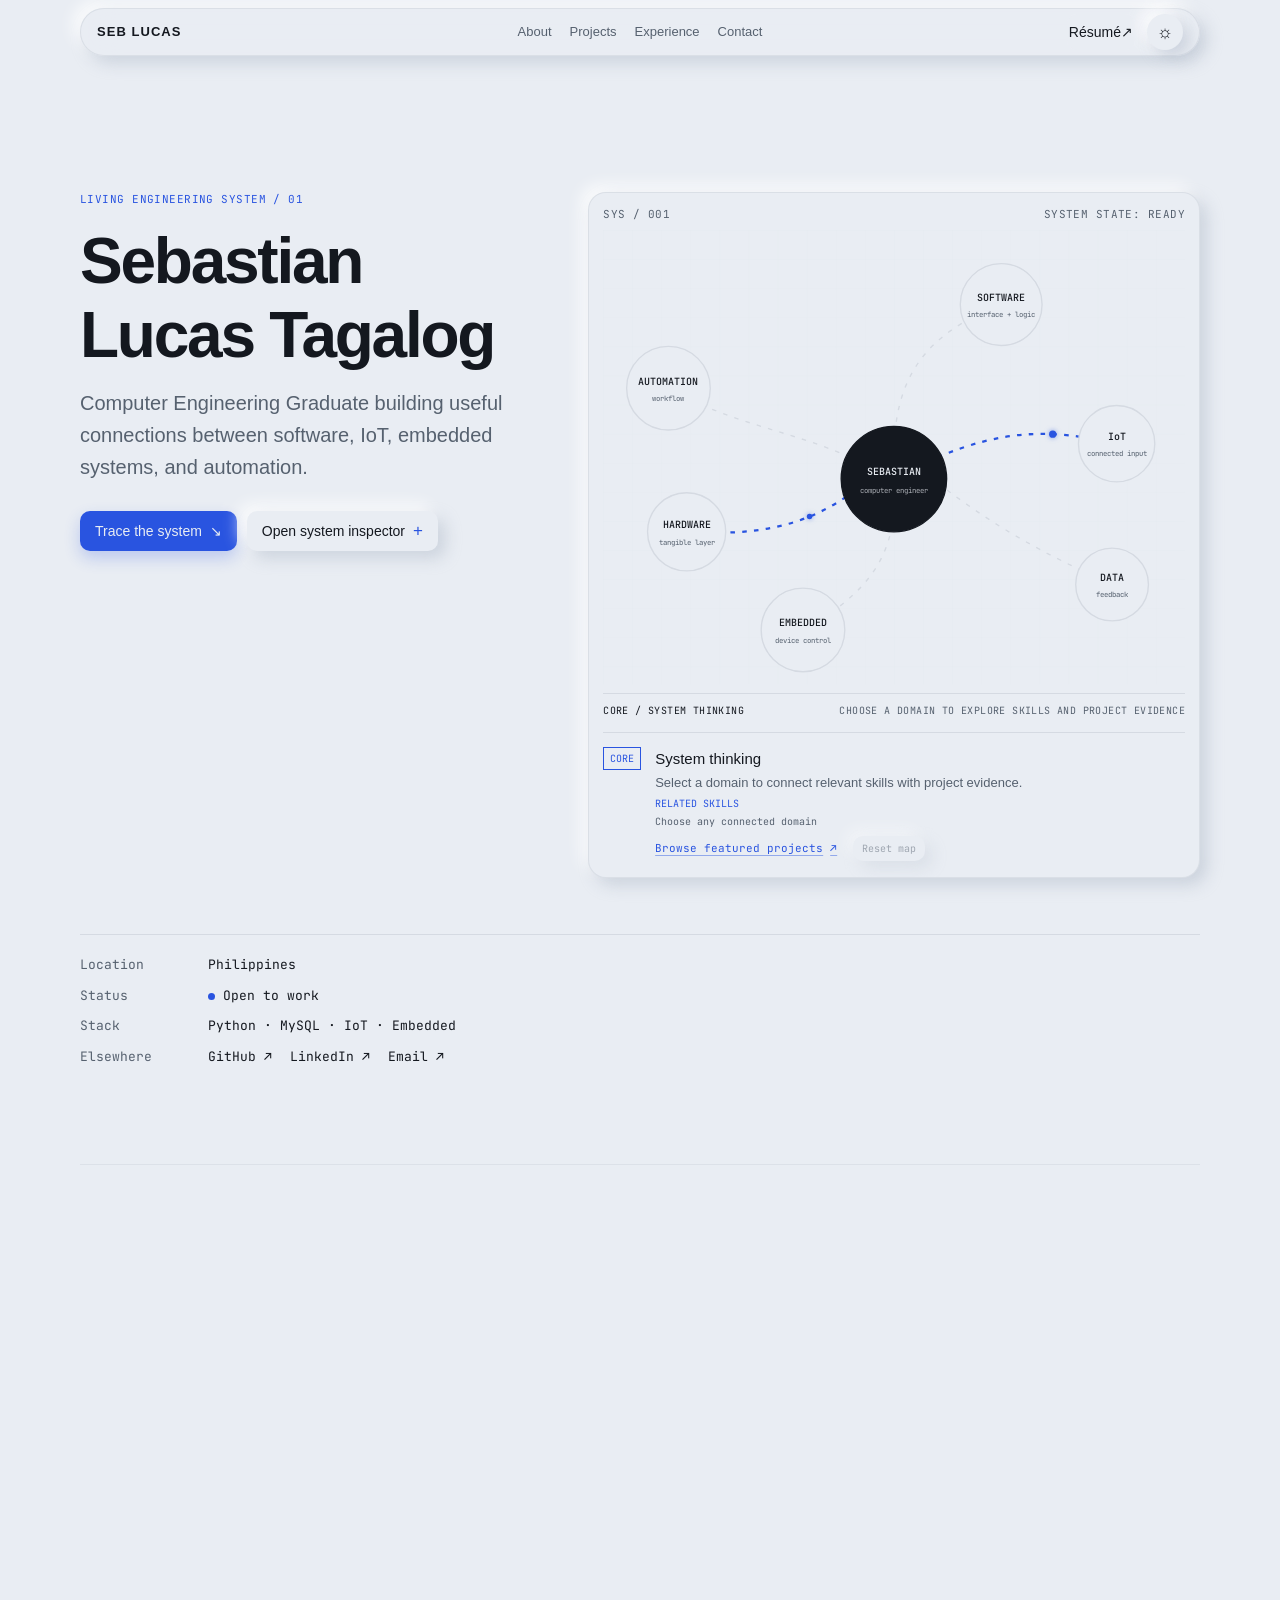
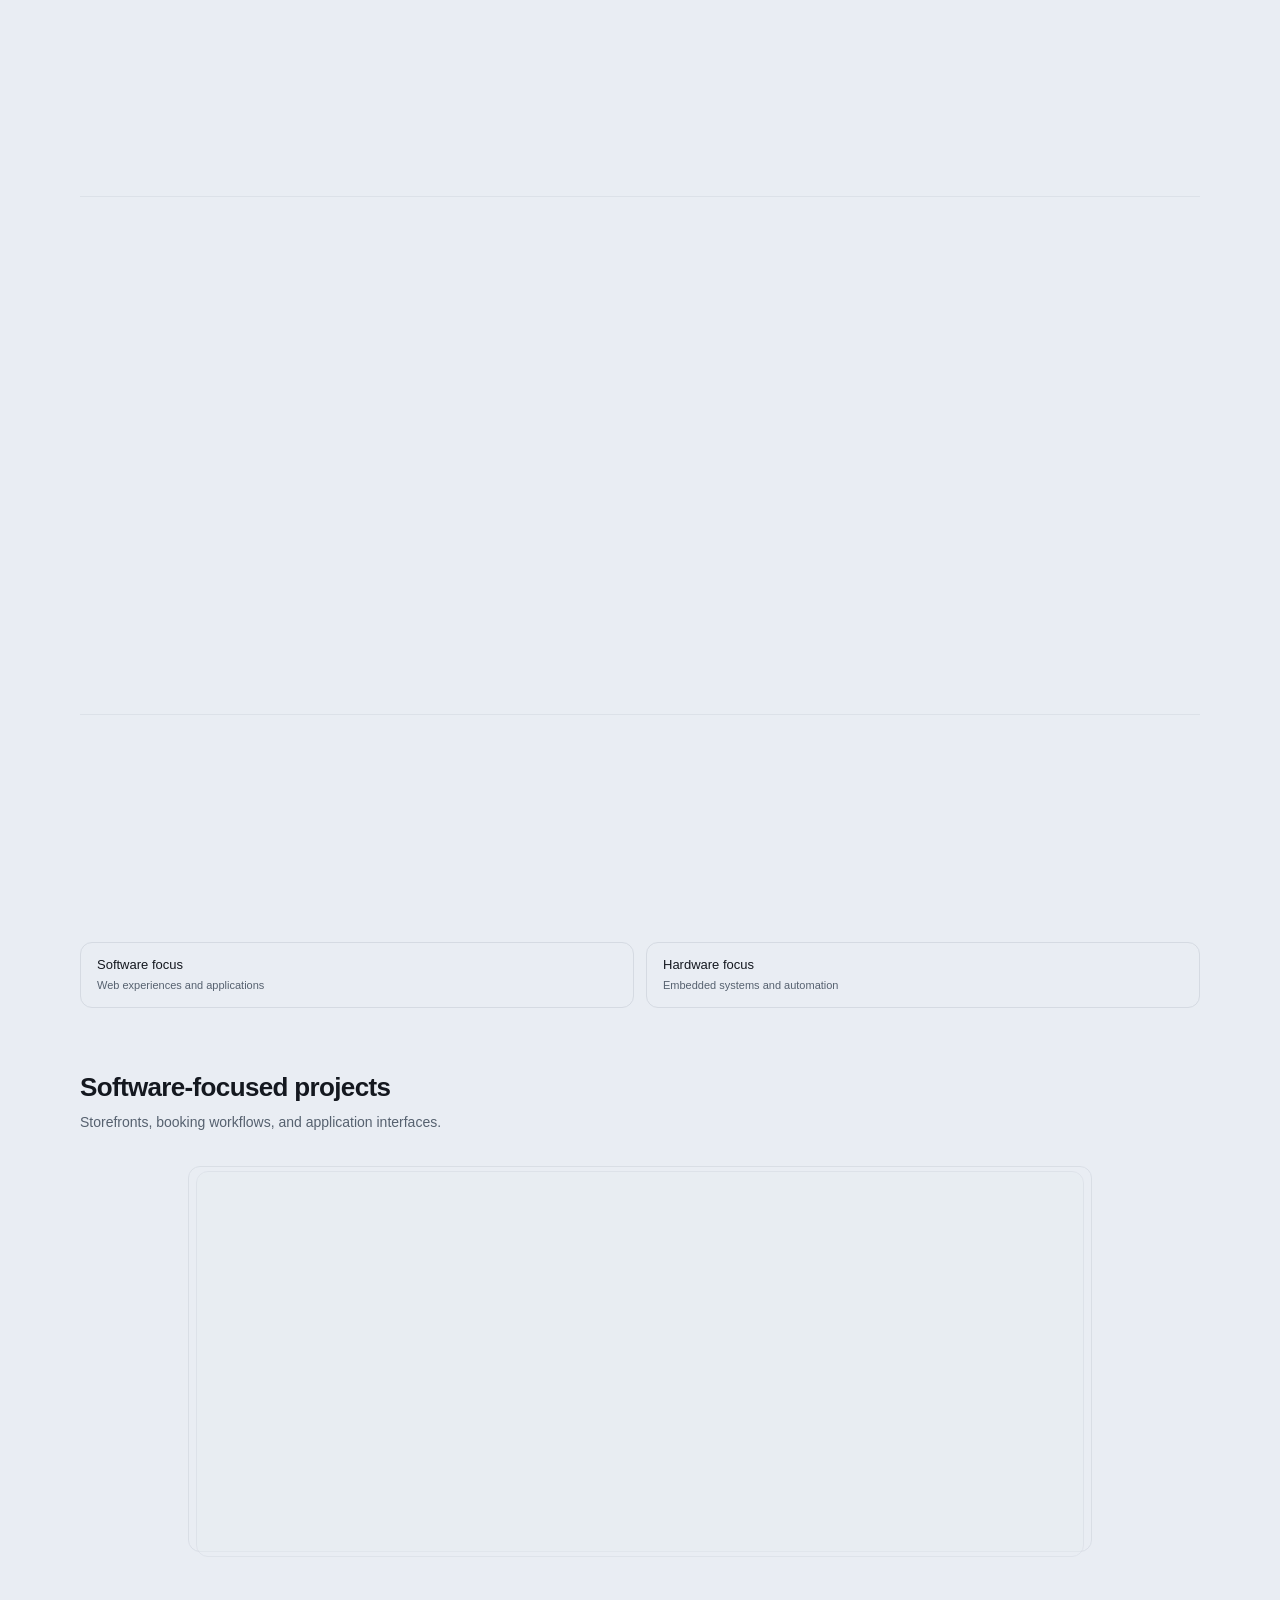
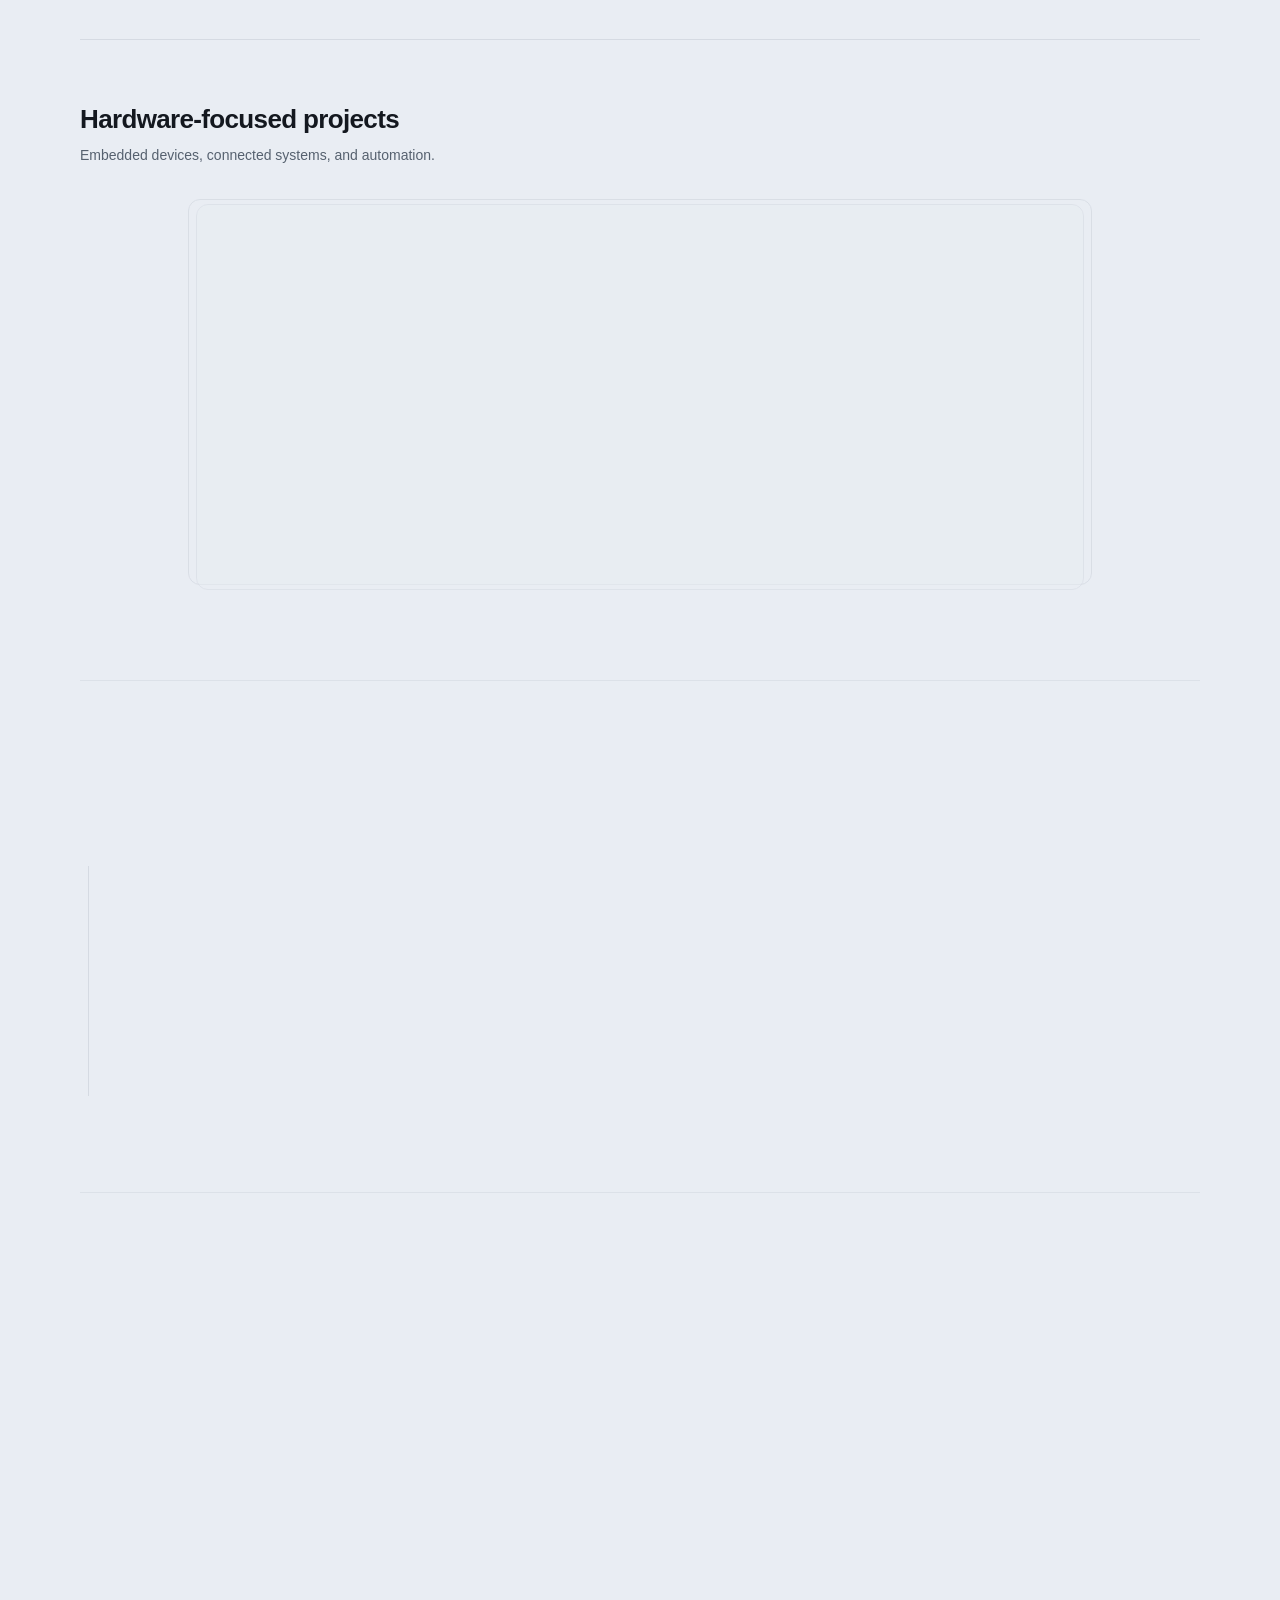
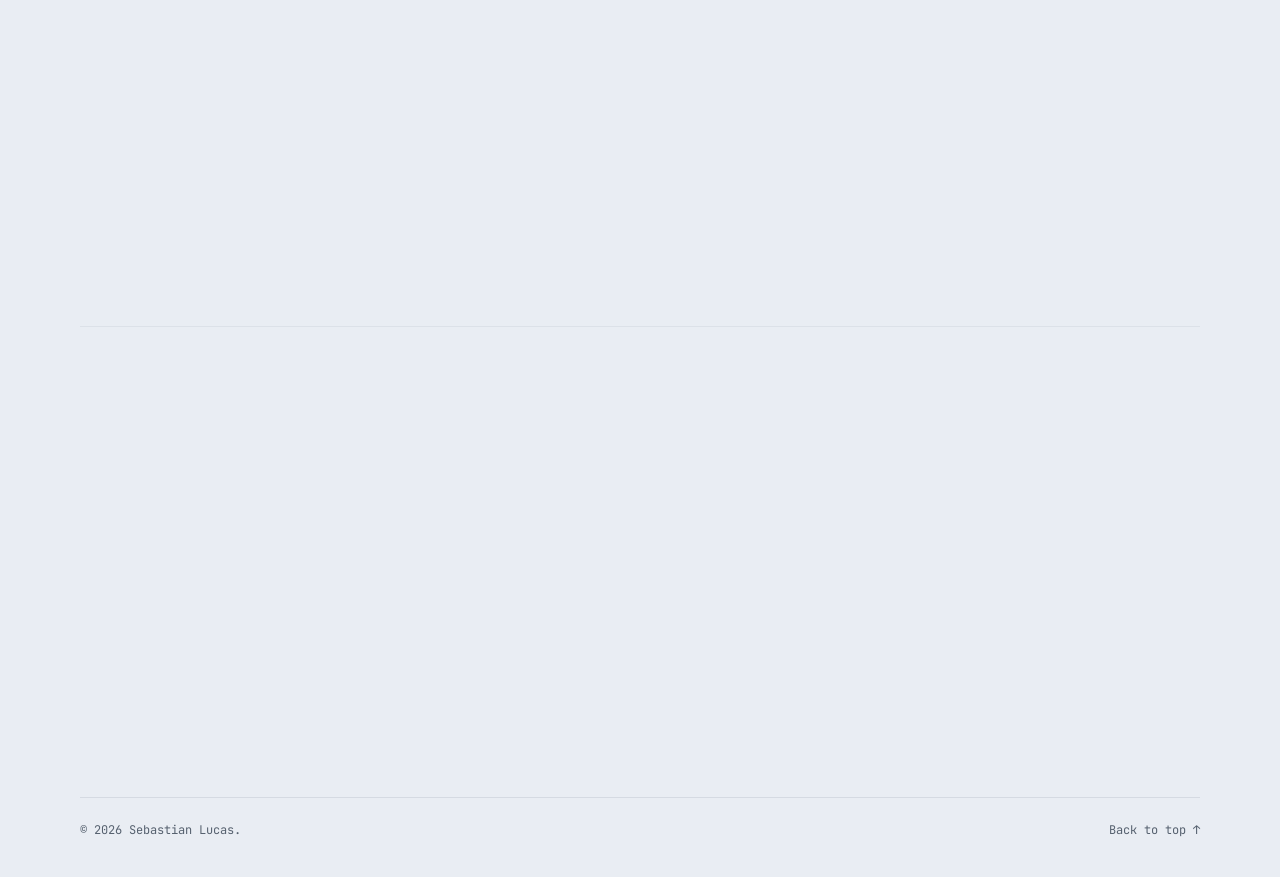
<file: index.html>
<!doctype html>
<html lang="en">
<head>
  <meta charset="utf-8">
  <meta name="viewport" content="width=device-width, initial-scale=1">
  <meta name="description" content="Sebastian Lucas Tagalog — Computer Engineering graduate portfolio.">
  <meta name="theme-color" content="#F2F3F5">
  <link rel="icon" type="image/png" href="assets/S%20stussy%20inspired.png?v=20260924">
  <title>Sebastian Lucas Tagalog | Computer Engineer</title>
  <link rel="stylesheet" href="theme.css">
  <script src="theme.js" defer></script>
</head> 
<body>
  <a class="skip-link" href="#main">Skip to content</a>

  <header class="site-header">
    <nav class="nav container" aria-label="Primary navigation">
      <a class="brand" href="#top" aria-label="Sebastian Lucas Tagalog home">SEB LUCAS</a>
      <div class="nav-links">
        <a href="#about">About</a>
        <a href="#projects">Projects</a>
        <a href="#experience">Experience</a>
        <a href="#contact">Contact</a>
      </div>
      <div class="nav-actions">
        <a class="resume-button" href="resume.html" aria-label="View résumé PDF">Résumé <span aria-hidden="true">↗</span></a>
        <button class="icon-button" type="button" data-theme-toggle aria-label="Switch to dark mode" title="Switch to dark mode">
          <span class="theme-icon" aria-hidden="true"></span>
        </button>
      </div>
    </nav>
  </header>

  <div class="system-progress" aria-hidden="true"><span></span></div>

  <main id="main">
    <section class="hero container" id="top" aria-labelledby="hero-title">
      <div class="hero-layout">
        <div class="hero-copy">
          <p class="eyebrow">Living engineering system / 01</p>
          <h1 id="hero-title">Sebastian Lucas Tagalog</h1>
          <p class="role">Computer Engineering Graduate building useful connections between software, IoT, embedded systems, and automation.</p>
          <div class="hero-actions">
            <a class="primary-button" href="#projects">Trace the system <span aria-hidden="true">↘</span></a>
            <button class="inspector-trigger secondary-button" type="button" aria-expanded="false" aria-controls="system-inspector">Open system inspector</button>
          </div>
          <div class="system-inspector" id="system-inspector" hidden>
            <div><span>System status</span><strong><i class="status-dot" aria-hidden="true"></i>Online</strong></div>
            <div><span>Architecture</span><strong>Hybrid</strong></div>
            <div><span>Core domains</span><strong>Software / IoT / Embedded</strong></div>
          </div>
        </div>

        <div class="system-visual" data-system-visual>
          <div class="visual-header"><span>SYS / 001</span><span data-system-state>System state: ready</span></div>
          <svg class="system-svg" viewBox="0 0 640 500" role="img" aria-labelledby="system-title system-desc">
            <title id="system-title">Interactive engineering domain map</title>
            <desc id="system-desc">Sebastian Lucas Tagalog connected to software, IoT, embedded systems, automation, hardware, and data.</desc>
            <defs><pattern id="grid" width="32" height="32" patternUnits="userSpaceOnUse"><path d="M32 0H0V32" fill="none" stroke="currentColor" stroke-width="1" opacity=".12" /></pattern></defs>
            <rect width="640" height="500" fill="url(#grid)" />
            <g class="system-connections" fill="none" stroke="currentColor" stroke-width="1.5">
              <path class="system-path path-software" data-domain="software" d="M320 250C320 166 350 116 438 82" /><path class="system-path path-iot" data-domain="iot" d="M368 250C440 220 490 218 565 235" /><path class="system-path path-embedded" data-domain="embedded" d="M320 298C320 358 292 400 220 440" /><path class="system-path path-automation" data-domain="automation" d="M272 250C205 220 142 214 72 174" /><path class="system-path path-hardware" data-domain="hardware" d="M278 286C220 330 160 336 92 332" /><path class="system-path path-data" data-domain="data" d="M368 278C430 326 484 356 560 390" />
            </g>
            <g class="signal-pulses" aria-hidden="true"><circle class="signal-pulse" data-signal="0" r="4" /><circle class="signal-pulse" data-signal="1" r="3" /></g>
            <g class="system-nodes">
              <g class="system-node node-software" data-domain="software" tabindex="0" role="button" aria-label="Inspect software domain"><circle cx="438" cy="82" r="45" /><text class="node-label" x="438" y="78">SOFTWARE</text><text x="438" y="96" class="node-sub">interface + logic</text></g><g class="system-node node-iot" data-domain="iot" tabindex="0" role="button" aria-label="Inspect IoT domain"><circle cx="565" cy="235" r="42" /><text class="node-label" x="565" y="231">IoT</text><text x="565" y="249" class="node-sub">connected input</text></g><g class="system-node node-embedded" data-domain="embedded" tabindex="0" role="button" aria-label="Inspect embedded domain"><circle cx="220" cy="440" r="46" /><text class="node-label" x="220" y="436">EMBEDDED</text><text x="220" y="454" class="node-sub">device control</text></g><g class="system-node node-automation" data-domain="automation" tabindex="0" role="button" aria-label="Inspect automation domain"><circle cx="72" cy="174" r="46" /><text class="node-label" x="72" y="170">AUTOMATION</text><text x="72" y="188" class="node-sub">workflow</text></g><g class="system-node node-hardware" data-domain="hardware" tabindex="0" role="button" aria-label="Inspect hardware domain"><circle cx="92" cy="332" r="43" /><text class="node-label" x="92" y="328">HARDWARE</text><text x="92" y="346" class="node-sub">tangible layer</text></g><g class="system-node node-data" data-domain="data" tabindex="0" role="button" aria-label="Inspect data domain"><circle cx="560" cy="390" r="40" /><text class="node-label" x="560" y="386">DATA</text><text x="560" y="404" class="node-sub">feedback</text></g><g class="system-node node-core is-active" data-domain="core"><circle cx="320" cy="274" r="58" /><text class="node-label" x="320" y="270">SEBASTIAN</text><text x="320" y="289" class="node-sub">computer engineer</text></g>
            </g>
          </svg>
          <div class="visual-readout"><span data-domain-readout>CORE / SYSTEM THINKING</span><span>Choose a domain to explore skills and project evidence</span></div>
          <div class="node-inspection" data-node-inspection aria-live="polite">
            <span class="node-inspection-label" data-node-label>CORE</span>
            <strong data-node-title>System thinking</strong>
            <p data-node-description>Select a domain to connect relevant skills with project evidence.</p>
            <div class="node-inspection-skills"><span>Related skills</span><span data-node-skills>Choose any connected domain</span></div>
            <div class="node-inspection-actions">
              <a class="node-evidence-link" data-node-link href="#projects"><span data-node-link-label>Browse featured projects</span><span aria-hidden="true">↗</span></a>
              <button class="node-reset" type="button" data-map-reset disabled>Reset map</button>
            </div>
          </div>
        </div>
      </div>

      <div class="hero-rule" aria-hidden="true"></div>

      <div class="meta-grid" aria-label="Professional details">
        <div class="meta-row"><span>Location</span><code>Philippines</code></div>
        <div class="meta-row"><span>Status</span><code><i class="status-dot" aria-hidden="true"></i>Open to work</code></div>
        <div class="meta-row"><span>Stack</span><code>Python · MySQL · IoT · Embedded</code></div>
        <div class="meta-row"><span>Elsewhere</span><span class="meta-links">
          <a href="https://github.com/Seb-Lucas" target="_blank" rel="noreferrer">GitHub ↗</a>
          <a href="https://www.linkedin.com/in/sebastian-tagalog-7122573b0/" target="_blank" rel="noreferrer">LinkedIn ↗</a>
          <a href="mailto:tagalogsebastian1@gmail.com">Email ↗</a>
        </span></div>
      </div>
    </section>

    <section class="section container about-section" id="about" aria-labelledby="about-title">
      <div class="section-heading">
        <h2 id="about-title">About</h2>
      </div>
      <div class="about-grid">
        <div class="prose">
          <p>I’m a Computer Engineering graduate who builds practical systems where software, hardware, and real-world use cases meet.</p>
          <p>My academic work has covered programming, embedded systems, IoT, automation, documentation, testing, and system design. I gravitate toward problems where reliability and clear system behavior matter.</p>
        </div>
        <button class="profile-flip" type="button" aria-label="Show the back of Sebastian Lucas Tagalog's portrait" aria-pressed="false">
          <span class="profile-flip-inner">
            <span class="profile-face profile-front"><img class="profile-photo" src="assets/Pajah%20pic.JPG" alt="Sebastian Lucas Tagalog"></span>
            <span class="profile-face profile-back" aria-hidden="true"><img class="profile-photo" src="assets/Pajah%20Pic%20(back).png" alt="The back of Sebastian Lucas Tagalog's portrait"></span>
          </span>
        </button>
      </div>
    </section>

    <section class="section container" id="skills" aria-labelledby="skills-title">
      <div class="section-heading">
        <h2 id="skills-title">Skills / Stack</h2>
      </div>
      <div class="skills-groups">
        <div class="skill-group">
          <h3>Languages</h3>
          <div class="pills">
            <span class="pill"><span class="pill-mark">Py</span>Python</span>
            <span class="pill"><span class="pill-mark">JS</span>JavaScript</span>
            <span class="pill"><span class="pill-mark">&lt;/&gt;</span>HTML / CSS</span>
          </div>
        </div>
        <div class="skill-group">
          <h3>Frameworks &amp; Tools</h3>
          <div class="pills">
            <span class="pill"><span class="pill-mark">UI</span>Responsive UI</span>
            <span class="pill"><span class="pill-mark">DB</span>MySQL</span>
            <span class="pill"><span class="pill-mark">IoT</span>IoT</span>
            <span class="pill"><span class="pill-mark">MCU</span>Microcontrollers</span>
            <span class="pill"><span class="pill-mark">Git</span>Git</span>
          </div>
        </div>
        <div class="skill-group">
          <h3>Concepts</h3>
          <div class="pills">
            <span class="pill"><span class="pill-mark">DS</span>Data Structures</span>
            <span class="pill"><span class="pill-mark">OS</span>Operating Systems</span>
            <span class="pill"><span class="pill-mark">NET</span>Computer Networks</span>
            <span class="pill"><span class="pill-mark">SYS</span>System Integration</span>
            <span class="pill"><span class="pill-mark">QA</span>Testing &amp; Documentation</span>
          </div>
        </div>
      </div>
    </section>

    <section class="section container projects-section" id="projects" aria-labelledby="projects-title">
      <div class="section-heading projects-heading">
        <div>
          <h2 id="projects-title">Selected Projects</h2>
          <p class="projects-intro">Selected work across software, embedded systems, and automation.</p>
        </div>
      </div>

      <nav class="project-browse" aria-label="Browse projects by focus">
        <a class="project-browse-link" href="#software-projects">
          <span><strong>Software focus</strong><small>Web experiences and applications</small></span>
        </a>
        <a class="project-browse-link" href="#hardware-projects">
          <span><strong>Hardware focus</strong><small>Embedded systems and automation</small></span>
        </a>
      </nav>

      <section class="project-focus project-focus-software" id="software-projects" aria-labelledby="software-projects-title">
        <div class="project-focus-heading">
          <div>
            <h3 id="software-projects-title">Software-focused projects</h3>
            <p>Storefronts, booking workflows, and application interfaces.</p>
          </div>
        </div>

        <div class="project-grid">
          <p class="project-carousel-status" aria-live="polite" aria-atomic="true"></p>
          <article class="project-card project-card-high-velocity" id="project-card-high-velocity" data-project>
            <button class="project-summary" type="button" aria-expanded="false" aria-controls="project-high-velocity">
              <div class="project-preview preview-storefront" aria-hidden="true">
                <div class="storefront-preview">
                  <span class="storefront-sidebar">COLLECTION</span>
                  <div class="storefront-products"><i></i><i></i><i></i></div>
                  <span class="storefront-cart">BAG</span>
                </div>
              </div>
              <div class="project-title-row">
                <h4>High Velocity</h4>
                <div class="tags"><span>React</span><span>Storefront</span><span>Full-stack</span></div>
              </div>
              <p class="project-pitch">A responsive storefront demo with an editorial product catalog, guest account, and session-based cart.</p>
              <span class="expand-hint">View details</span>
            </button>
            <div class="project-actions">
              <a class="project-explore" href="https://high-velocity.onrender.com/" target="_blank" rel="noreferrer">Live demo</a>
            </div>
            <nav class="project-sequence" aria-label="Browse software projects">
              <a class="project-sequence-link" href="#project-card-clinical-booking" aria-label="Next project: Clinical Booking System"><span aria-hidden="true">→</span></a>
            </nav>
            <div class="project-details" id="project-high-velocity" hidden>
              <dl>
                <div><dt>Problem</dt><dd>A storefront portfolio demo should make product browsing and cart interactions easy to explore without implying that real purchases are available.</dd></div>
                <div><dt>Approach</dt><dd>Built a responsive React storefront backed by Express and tRPC, with a sample catalog, guest account view, and session-based cart.</dd></div>
                <div><dt>Result</dt><dd>Delivered an interactive public demo. Checkout does not create orders, collect payment, or redirect to a commerce provider.</dd></div>
              </dl>
            </div>
          </article>

          <article class="project-card" id="project-card-clinical-booking" data-project>
            <button class="project-summary" type="button" aria-expanded="false" aria-controls="project-booking">
              <div class="project-preview preview-booking" aria-hidden="true">
                <div class="booking-preview-window">
                  <div class="booking-preview-heading"><span>Choose a time</span><span>SELECT A DATE</span></div>
                  <div class="booking-row"><span>09:00</span><i></i><span>Available</span></div>
                  <div class="booking-row"><span>10:30</span><i></i><span>Reserved</span></div>
                  <div class="booking-row"><span>13:00</span><i></i><span>Available</span></div>
                </div>
              </div>
              <div class="project-title-row">
                <h4>Clinical Booking System</h4>
                <div class="tags"><span>Web</span><span>UI</span></div>
              </div>
              <p class="project-pitch">A booking-oriented web prototype that makes appointment discovery, time-slot selection, and confirmation easy to follow.</p>
              <span class="expand-hint">View details</span>
            </button>
            <div class="project-actions">
              <a class="project-explore" href="project-clinical-booking.html">Project details</a>
              <a class="project-explore" href="https://aurelia-clinic-appointment-system.onrender.com/" target="_blank" rel="noreferrer">Live demo</a>
            </div>
            <nav class="project-sequence" aria-label="Browse software projects">
              <a class="project-sequence-link" href="#project-card-high-velocity" aria-label="Previous project: High Velocity"><span aria-hidden="true">←</span></a>
            </nav>
            <div class="project-details" id="project-booking" hidden>
              <dl>
                <div><dt>Problem</dt><dd>Appointment scheduling benefits from a clear workflow that reduces ambiguity around available time slots and booking information.</dd></div>
                <div><dt>Approach</dt><dd>Designed a responsive interface around appointment discovery, selection, and confirmation, keeping the user flow direct and easy to scan.</dd></div>
                <div><dt>Result</dt><dd>Created a usable booking-oriented web prototype with a clear scheduling flow and responsive presentation.</dd></div>
              </dl>
            </div>
          </article>
        </div>
      </section>

      <section class="project-focus project-focus-hardware" id="hardware-projects" aria-labelledby="hardware-projects-title">
        <div class="project-focus-heading">
          <div>
            <h3 id="hardware-projects-title">Hardware-focused projects</h3>
            <p>Embedded devices, connected systems, and automation.</p>
          </div>
        </div>

        <div class="project-grid">
          <p class="project-carousel-status" aria-live="polite" aria-atomic="true"></p>
          <article class="project-card" id="project-card-neurovia" data-project>
            <button class="project-summary" type="button" aria-expanded="false" aria-controls="project-neurovia">
              <div class="project-preview preview-neurovia" aria-hidden="true">
                <div class="signal-line"><span>RFID</span><b>→</b><span>ESP32-S3</span><b>→</b><span>Dashboard</span></div>
                <div class="signal-readout"><span>PHYSICAL INPUT</span><strong>TAG DETECTED</strong><span>SESSION DATA</span></div>
              </div>
              <div class="project-title-row">
                <h4>Neurovia</h4>
                <div class="tags"><span>IoT</span><span>Embedded</span><span>RFID</span></div>
              </div>
              <p class="project-pitch">An IoT-enabled tangible rehabilitation system connecting RFID interaction, embedded hardware, and therapist-facing data analytics.</p>
              <span class="expand-hint">View details</span>
            </button>
            <div class="project-actions">
              <a class="project-explore" href="project-neurovia.html">Project details</a>
            </div>
            <nav class="project-sequence" aria-label="Browse hardware projects">
              <a class="project-sequence-link" href="#project-card-automation" aria-label="Next project: Engineering Automation Projects"><span aria-hidden="true">→</span></a>
            </nav>
            <div class="project-details" id="project-neurovia" hidden>
              <div class="architecture-panel">
                <div class="architecture-intro"><span class="eyebrow">System architecture / 02</span><p data-architecture-description>Trace the path from tangible input to a useful interface. Select a component to inspect its role.</p></div>
                <div class="architecture-flow" role="list" aria-label="Neurovia system architecture">
                  <button type="button" role="listitem" class="architecture-node is-selected" data-architecture="RFID"><span>01</span><strong>RFID</strong><small>tangible input</small></button><span class="architecture-arrow" aria-hidden="true">↓</span><button type="button" role="listitem" class="architecture-node" data-architecture="ESP32"><span>02</span><strong>ESP32-S3</strong><small>device control</small></button><span class="architecture-arrow" aria-hidden="true">↓</span><button type="button" role="listitem" class="architecture-node" data-architecture="Dashboard"><span>04</span><strong>Dashboard</strong><small>system feedback</small></button>
                </div>
              </div>
              <dl>
                <div><dt>Problem</dt><dd>Older adults can benefit from rehabilitation activities that combine physical interaction with cognitive tasks, but many activities are difficult to track consistently.</dd></div>
                <div><dt>Approach</dt><dd>Built a tangible rehabilitation platform using 12 RFID-tagged tangible shapes, four RFID readers, a ESP32 Microcontroller, and Data Analytics therapist-facing web dashboard.</dd></div>
                <div><dt>Result</dt><dd>Produced a functional prototype that records interaction and session performance for review, supporting structured cognitive and motor training activities.</dd></div>
              </dl>
            </div>
          </article>

          <article class="project-card" id="project-card-automation" data-project>
            <button class="project-summary" type="button" aria-expanded="false" aria-controls="project-automation">
              <div class="project-preview preview-automation" aria-hidden="true">
                <div class="automation-flow"><span>SENSOR</span><b>→</b><span>LOGIC</span><b>→</b><span>ACTION</span></div>
                <pre aria-hidden="true">$ system.run()
status: connected
cycle: automated</pre>
              </div>
              <div class="project-title-row">
                <h4>Engineering Automation Projects</h4>
                <div class="tags"><span>Automation</span><span>IoT</span><span>Systems</span></div>
              </div>
              <p class="project-pitch">Hands-on engineering work exploring sensing, embedded control, connected technologies, and system integration.</p>
              <span class="expand-hint">View details</span>
            </button>
            <div class="project-actions">
              <a class="project-explore" href="project-automation.html">Project details</a>
            </div>
            <nav class="project-sequence" aria-label="Browse hardware projects">
              <a class="project-sequence-link" href="#project-card-neurovia" aria-label="Previous project: Neurovia"><span aria-hidden="true">←</span></a>
            </nav>
            <div class="project-details" id="project-automation" hidden>
              <dl>
                <div><dt>Problem</dt><dd>Repetitive technical workflows often require dependable sensing, control logic, and clear feedback between system components.</dd></div>
                <div><dt>Approach</dt><dd>Worked across microcontrollers, sensors, connectivity, testing, troubleshooting, and documentation to connect individual components into working prototypes.</dd></div>
                <div><dt>Result</dt><dd>Built practical prototype workflows that strengthened experience in hardware–software integration and engineering validation.</dd></div>
              </dl>
            </div>
          </article>
        </div>
      </section>
    </section>

    <section class="section container experience-section" id="experience" aria-labelledby="experience-title">
      <div class="section-heading">
        <h2 id="experience-title">Experience / Education</h2>
      </div>
      <div class="timeline">
        <div class="timeline-item">
          <div class="timeline-year">2026</div>
          <div>
            <h3>Bachelor of Science in Computer Engineering</h3>
            <p>Cavite State University – CCAT Campus</p>
          </div>
        </div>
        <div class="timeline-item">
          <div class="timeline-year">2026</div>
          <div>
            <h3>Neurovia — Thesis / Capstone Project</h3>
            <p>IoT-enabled tangible rehabilitation system combining RFID, embedded hardware, ESP32 Microcontroller, and a Data Analytics therapist-facing web dashboard.</p>
          </div>
        </div>
      </div>
    </section>

    <section class="section container certifications-section" id="certifications" aria-labelledby="certifications-title">
      <div class="section-heading projects-heading">
        <div>
          <h2 id="certifications-title">Certifications / Credentials</h2>
        </div>
        <p class="section-note">Credential registry / 04</p>
      </div>
      <div class="certification-grid">
        <article class="certification-card" data-credential>
          <div class="certification-index">01</div>
          <div>
            <h3>Bachelor of Science in Computer Engineering</h3>
            <p>Cavite State University – CCAT Campus</p>
            <span class="certification-meta">Academic credential · 2026</span>
            <a class="certification-button" href="assets/Certification%20of%20Graduate.jpg" target="_blank" rel="noreferrer">View Credential <span aria-hidden="true">↗</span></a>
          </div>
        </article>
        <article class="certification-card certification-empty" data-credential>
          <div class="certification-index">02</div>
          <div>
            <h3>Computer Systems Servicing</h3>
            <p>Technical Education and Skills Development Authority</p>
            <span class="certification-meta">National Certificate II · 2026</span>
            <a class="certification-button" href="https://www.tesda.gov.ph/Rwac/Rwac2017" target="_blank" rel="noreferrer">View Credential <span aria-hidden="true">↗</span></a>
            <details class="verification-info">
              <summary>Verification Info</summary>
              <dl>
                <div><dt>Last name</dt><dd>Tagalog</dd></div>
                <div><dt>First Name</dt><dd>Sebastian</dd></div>
                <div><dt>First four of certificate number</dt><dd>2613</dd></div>
                <div><dt>Last four of certificate number</dt><dd>2927</dd></div>
              </dl>
            </details>
          </div>
        </article>
        <article class="certification-card" data-credential>
          <div class="certification-index">03</div>
          <div>
            <h3>AI Essentials</h3>
            <p>Artificial intelligence fundamentals and practical applications</p>
            <span class="certification-meta">Certificate · 2026</span>
            <a class="certification-button" href="assets/AI%20Essential%20Certificate%20(1).pdf" target="_blank" rel="noreferrer">View Credential <span aria-hidden="true">↗</span></a>
          </div>
        </article>
        <article class="certification-card certification-empty" data-credential>
          <div class="certification-index">04</div>
          <div>
            <h3>Gen AI to Z </h3>
            <p>Generative artificial intelligence concepts and tools</p>
            <span class="certification-meta">Certificate · 2026</span>
            <a class="certification-button" href="assets/Gen%20AI%20to%20Z%20Certificate.jpg" target="_blank" rel="noreferrer">View Credential <span aria-hidden="true">↗</span></a>
          </div>
        </article>
      </div>
    </section>

    <section class="section container contact-section" id="contact" aria-labelledby="contact-title">
      <div class="section-heading">
        <h2 id="contact-title">Contact</h2>
      </div>
      <div class="contact-layout">
        <div>
          <p class="contact-lead">Have a project, opportunity, or idea? I’m open to entry-level opportunities, technical projects, and collaborations where I can learn, contribute, and grow.</p>
          <div class="contact-actions">
            <a class="primary-button" href="https://mail.google.com/mail/?view=cm&amp;fs=1&amp;to=tagalogsebastian1@gmail.com" target="_blank" rel="noreferrer">Email me</a>
            <a class="secondary-button" href="resume.html">View résumé</a>
          </div>
        </div>
        <div class="contact-details">
          <div class="contact-row">
            <span>Email</span>
            <div class="copy-line">
              <a href="mailto:tagalogsebastian1@gmail.com">tagalogsebastian1@gmail.com</a>
              <button class="copy-button" type="button" data-copy-email aria-label="Copy email address" title="Copy email address">
                <span aria-hidden="true">⧉</span>
              </button>
            </div>
          </div>
          <div class="contact-row">
            <span>Socials</span>
            <div class="social-links">
              <a href="https://github.com/Seb-Lucas" target="_blank" rel="noreferrer">GitHub ↗</a>
              <a href="https://www.linkedin.com/in/sebastian-tagalog-7122573b0/" target="_blank" rel="noreferrer">LinkedIn ↗</a>
            </div>
          </div>
        </div>
      </div>
    </section>
  </main>

  <footer class="footer container">
    <span> © 2026 Sebastian Lucas.</span>
    <a href="#top">Back to top ↑</a>
  </footer>

  <dialog class="command-palette" id="command-palette" aria-label="Command palette">
    <form method="dialog">
      <div class="palette-head">
        <label for="palette-input">Jump to</label>
        <button class="palette-close" value="close" aria-label="Close command palette">Esc</button>
      </div>
      <input id="palette-input" type="search" autocomplete="off" placeholder="About, Projects, Experience, Contact…">
      <div class="palette-options">
        <button type="button" data-command-target="#about">About</button>
        <button type="button" data-command-target="#projects">Projects</button>
        <button type="button" data-command-target="#experience">Experience</button>
        <button type="button" data-command-target="#contact">Contact</button>
        <button type="button" data-command-copy>Copy email</button>
      </div>
      <p class="palette-hint">Ctrl+K / ⌘K to open · Esc to close</p>
    </form>
  </dialog>
</body>
</html>
</file>
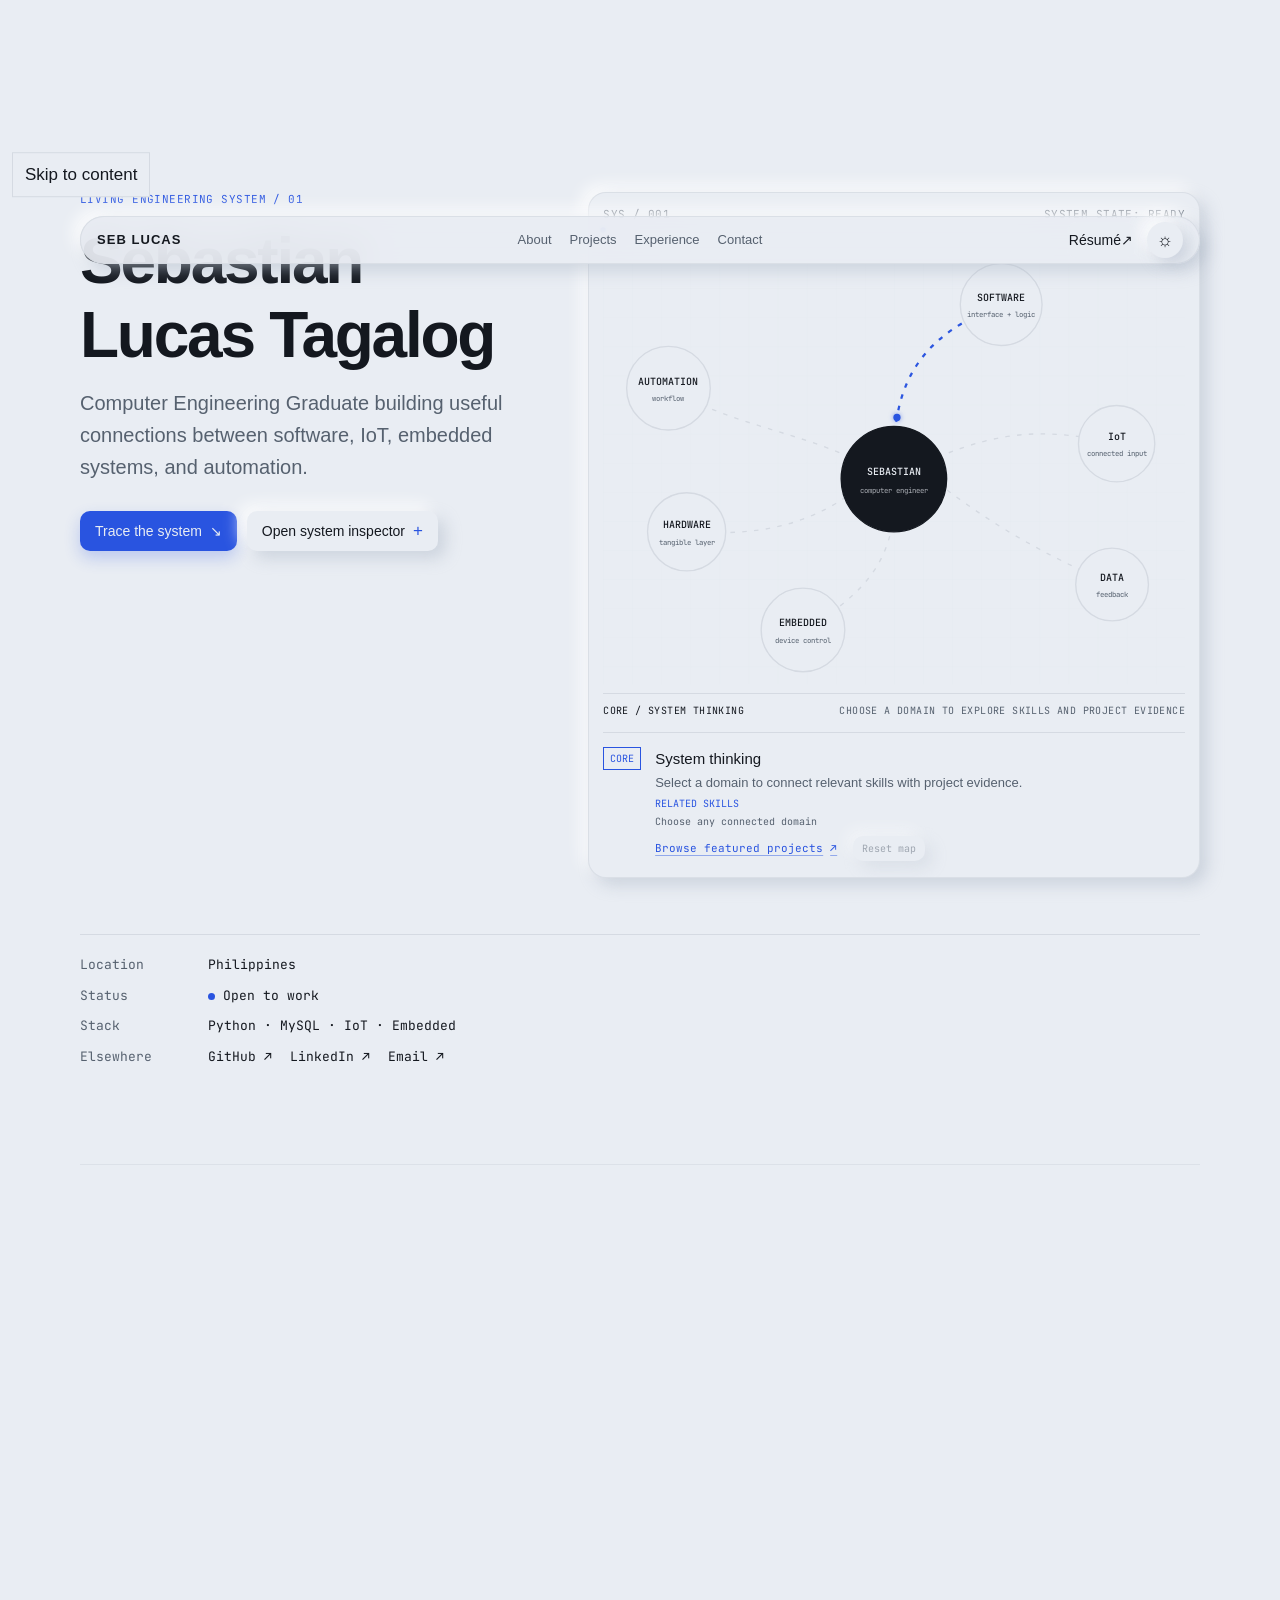
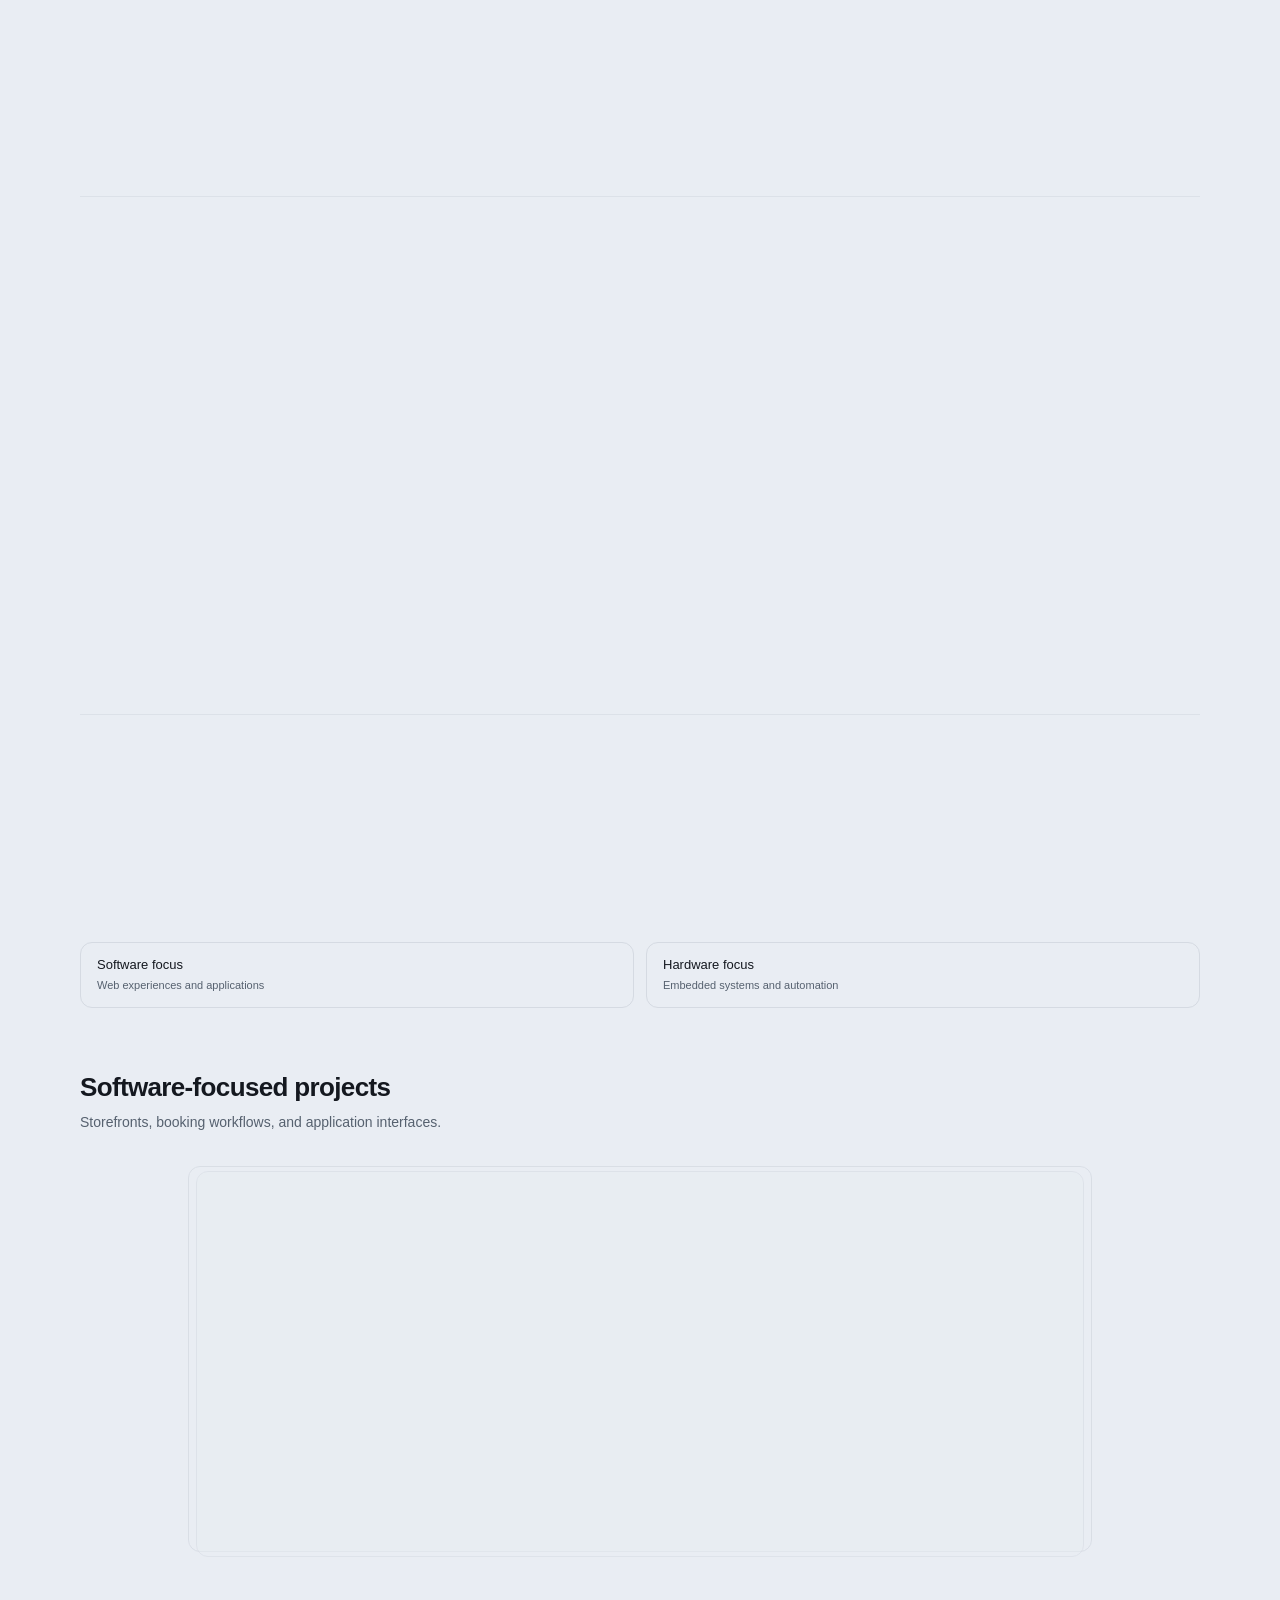
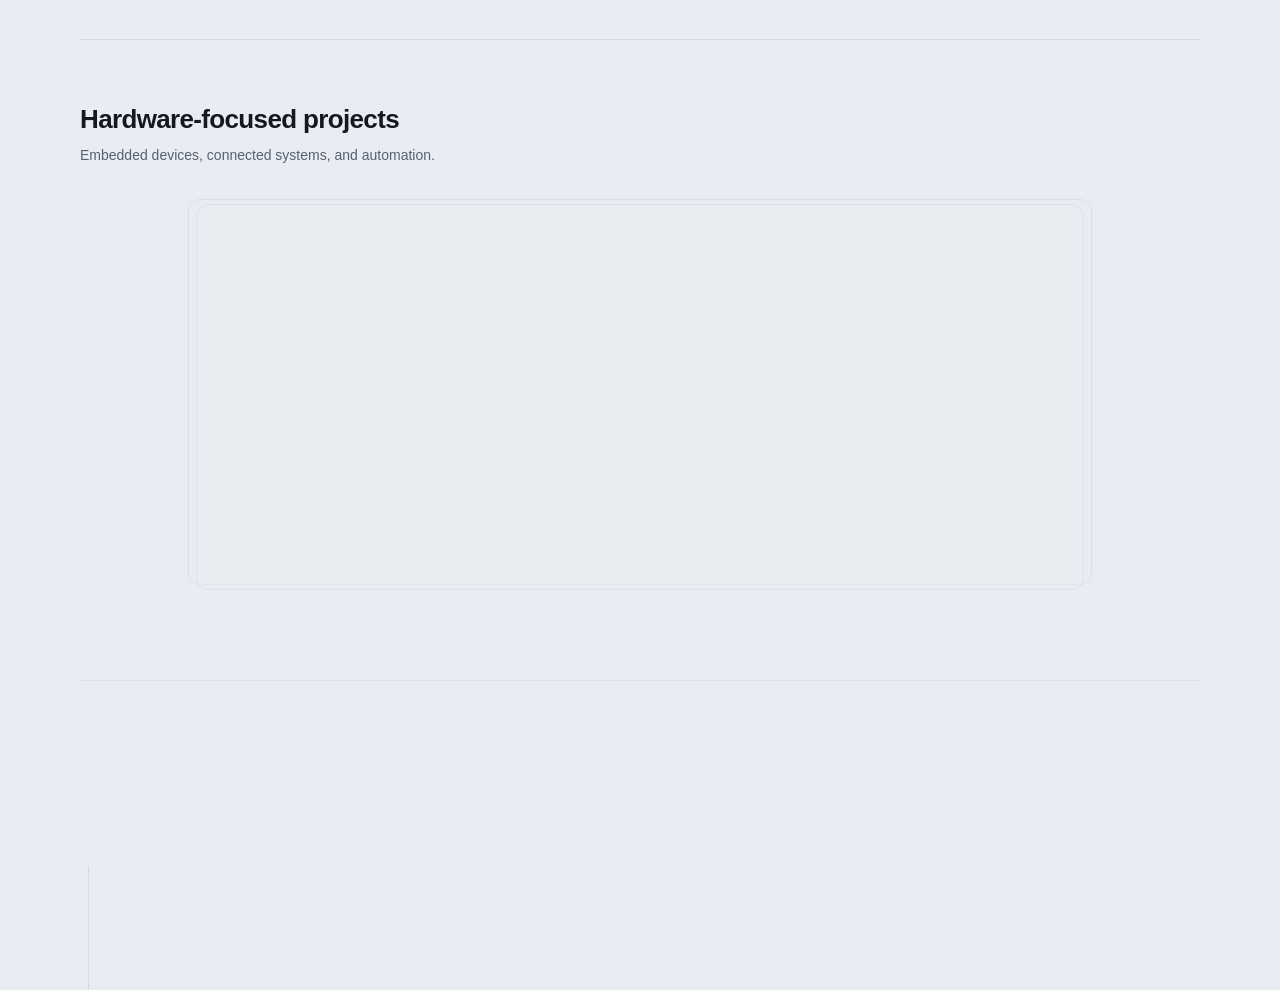
<file: about.html>
<!doctype html><html lang="en"><head><meta charset="utf-8"><meta name="viewport" content="width=device-width, initial-scale=1"><meta http-equiv="refresh" content="0; url=index.html#about"><link rel="icon" type="image/png" href="assets/S%20stussy%20inspired.png?v=20260924"><title>About | Sebastian Lucas Tagalog</title><link rel="canonical" href="index.html#about"></head><body><p>Redirecting to <a href="index.html#about">Sebastian Lucas Tagalog’s portfolio</a>…</p></body></html>
</file>
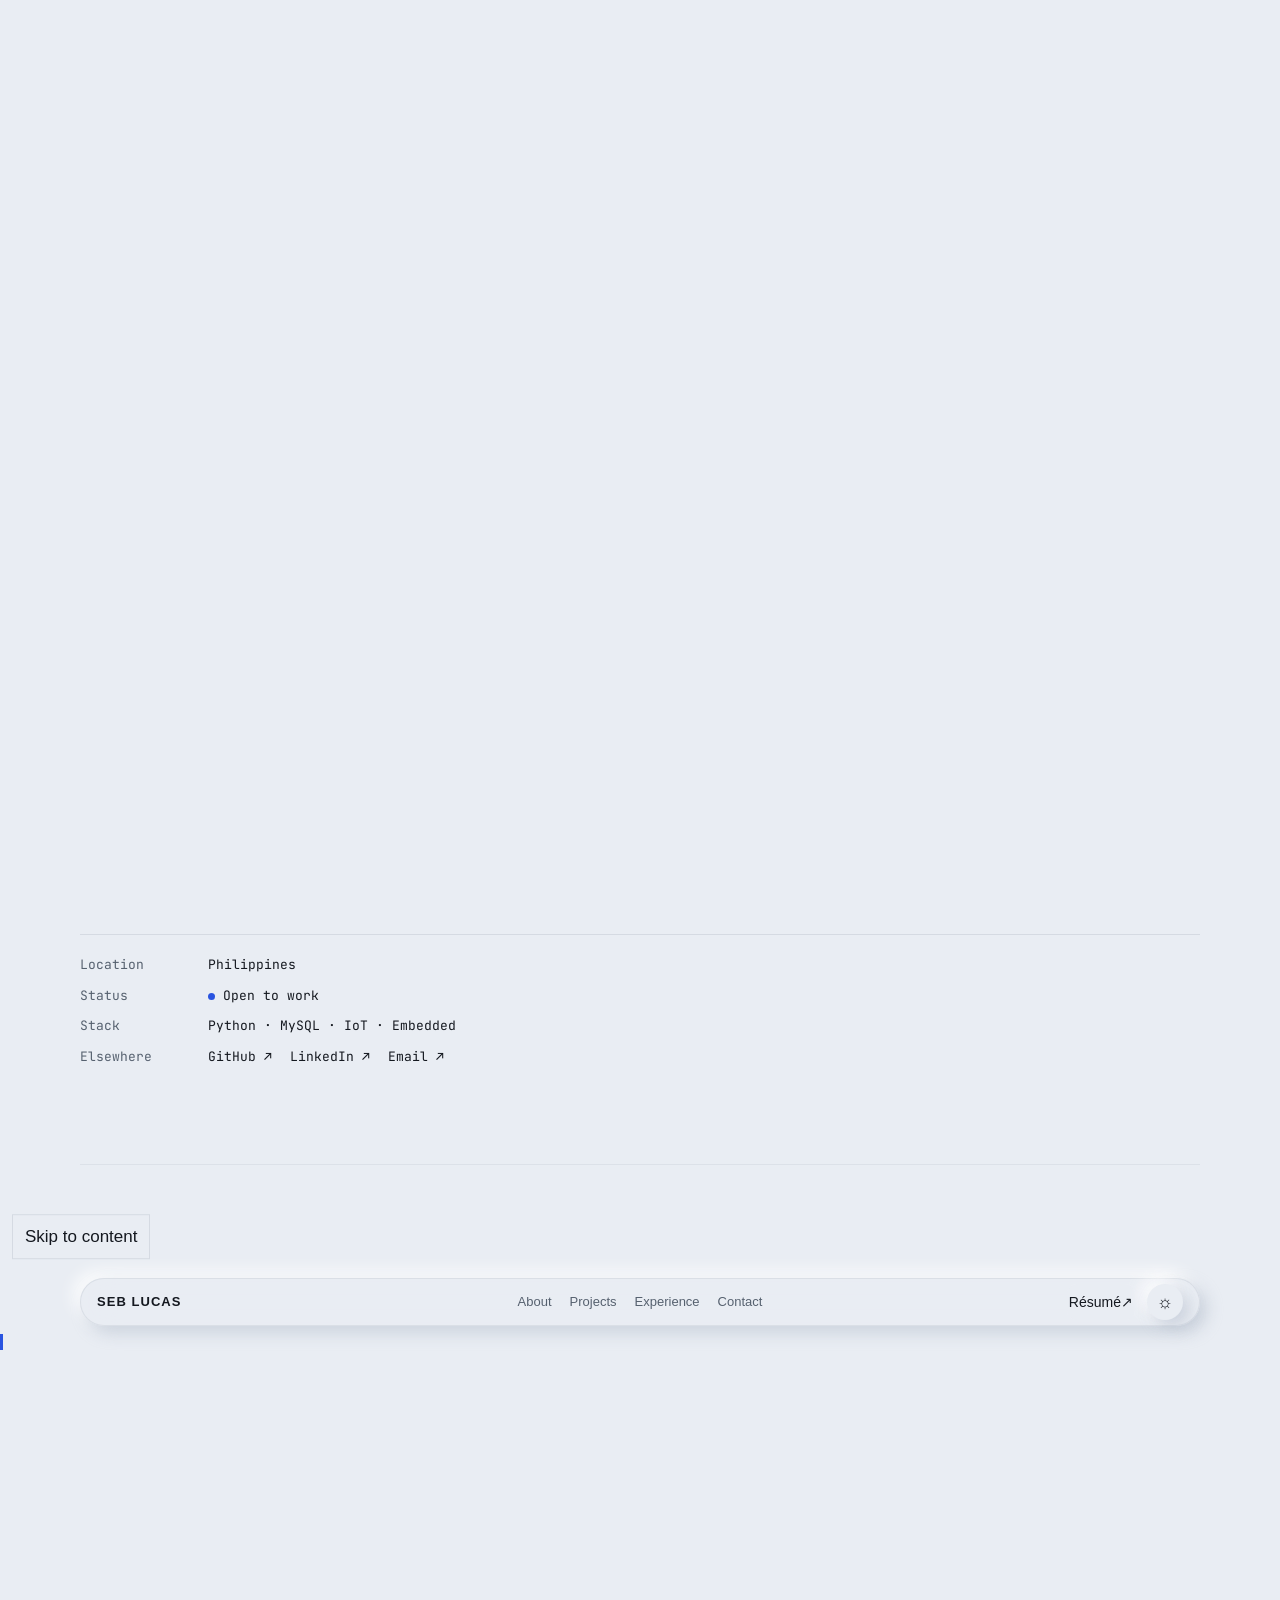
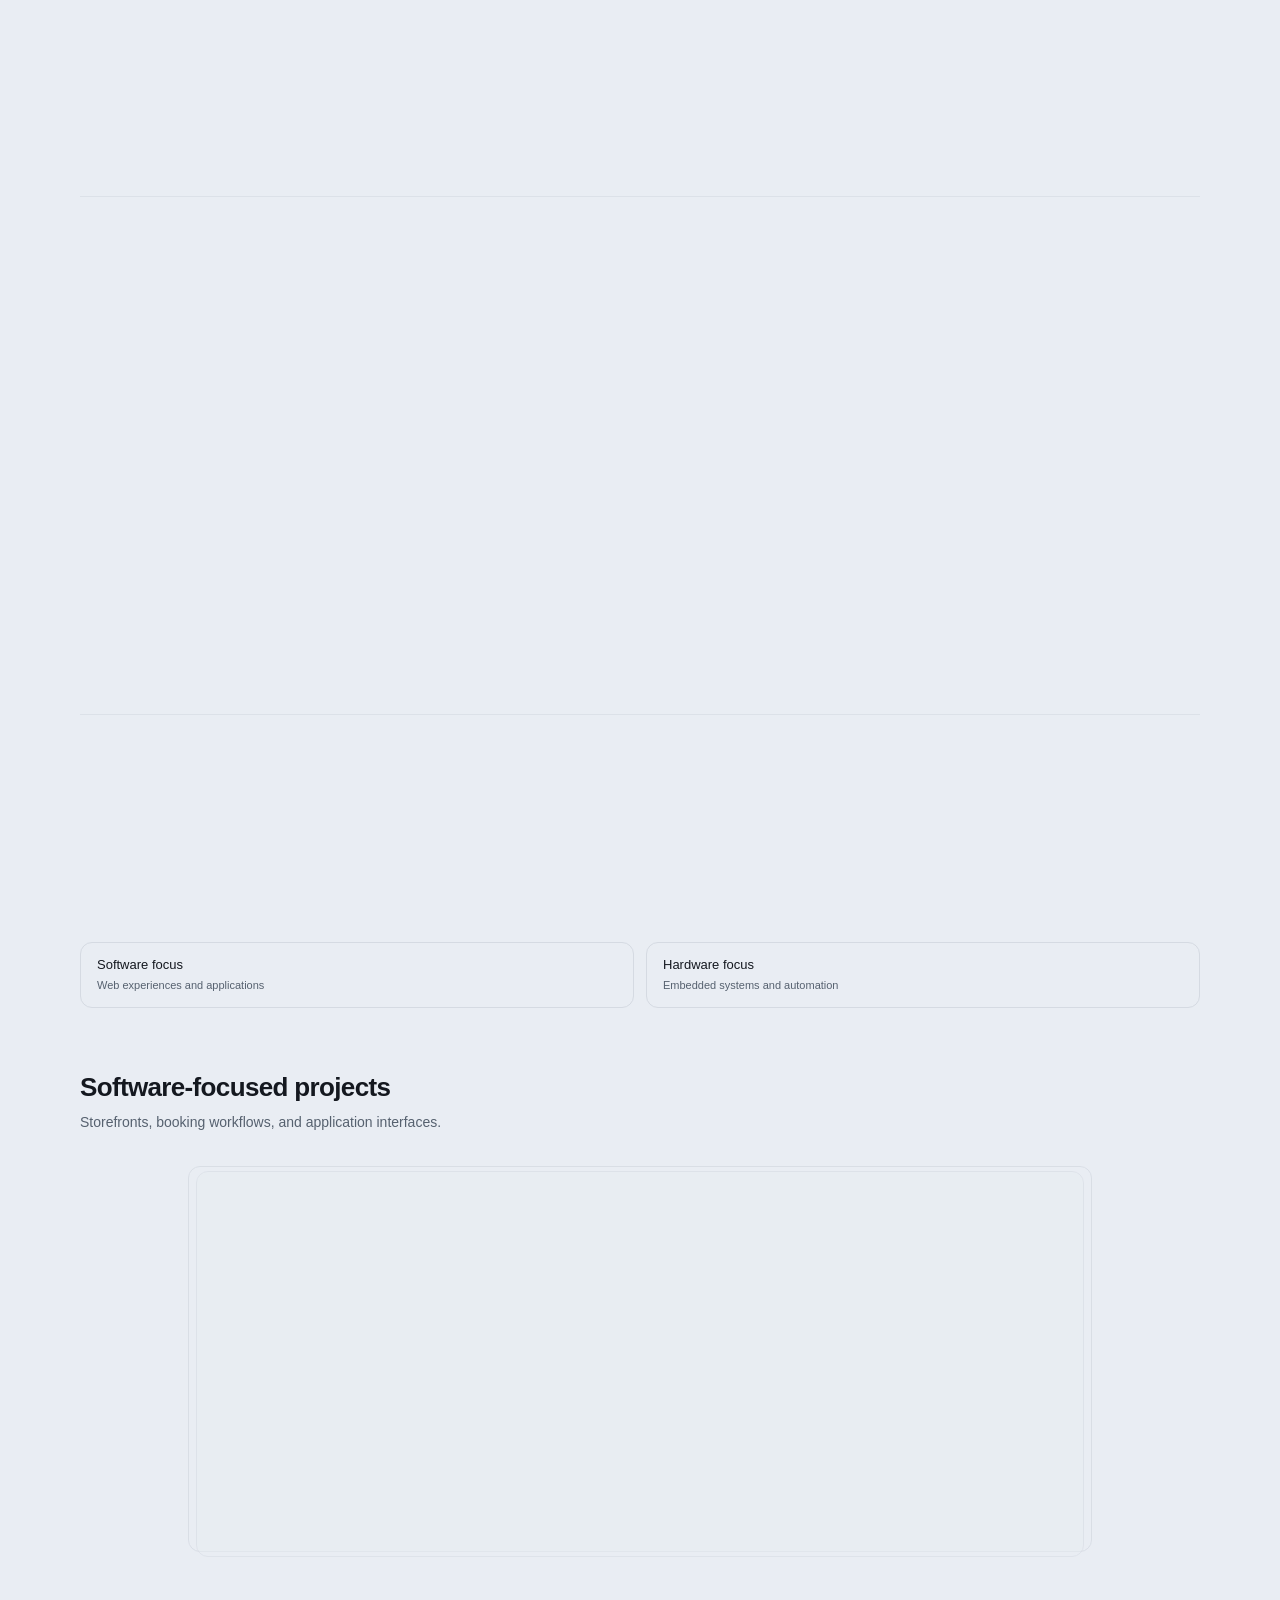
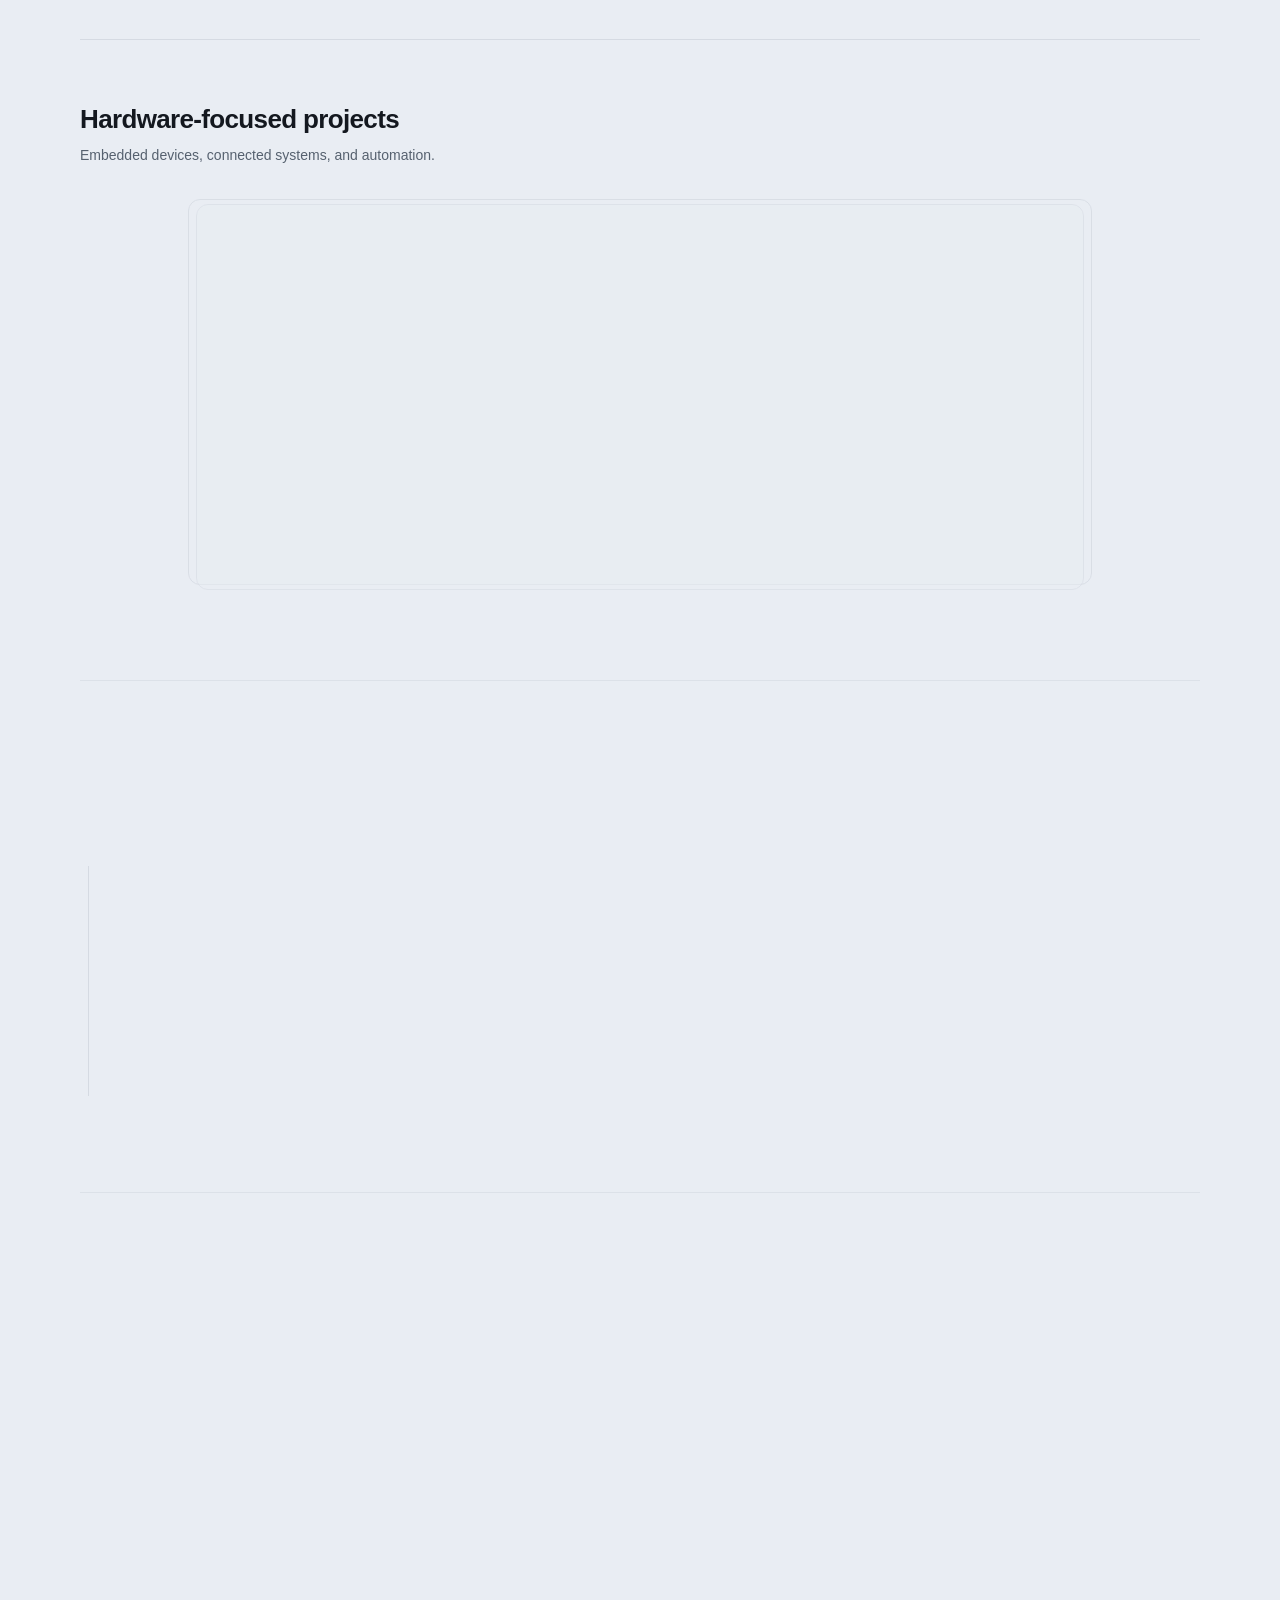
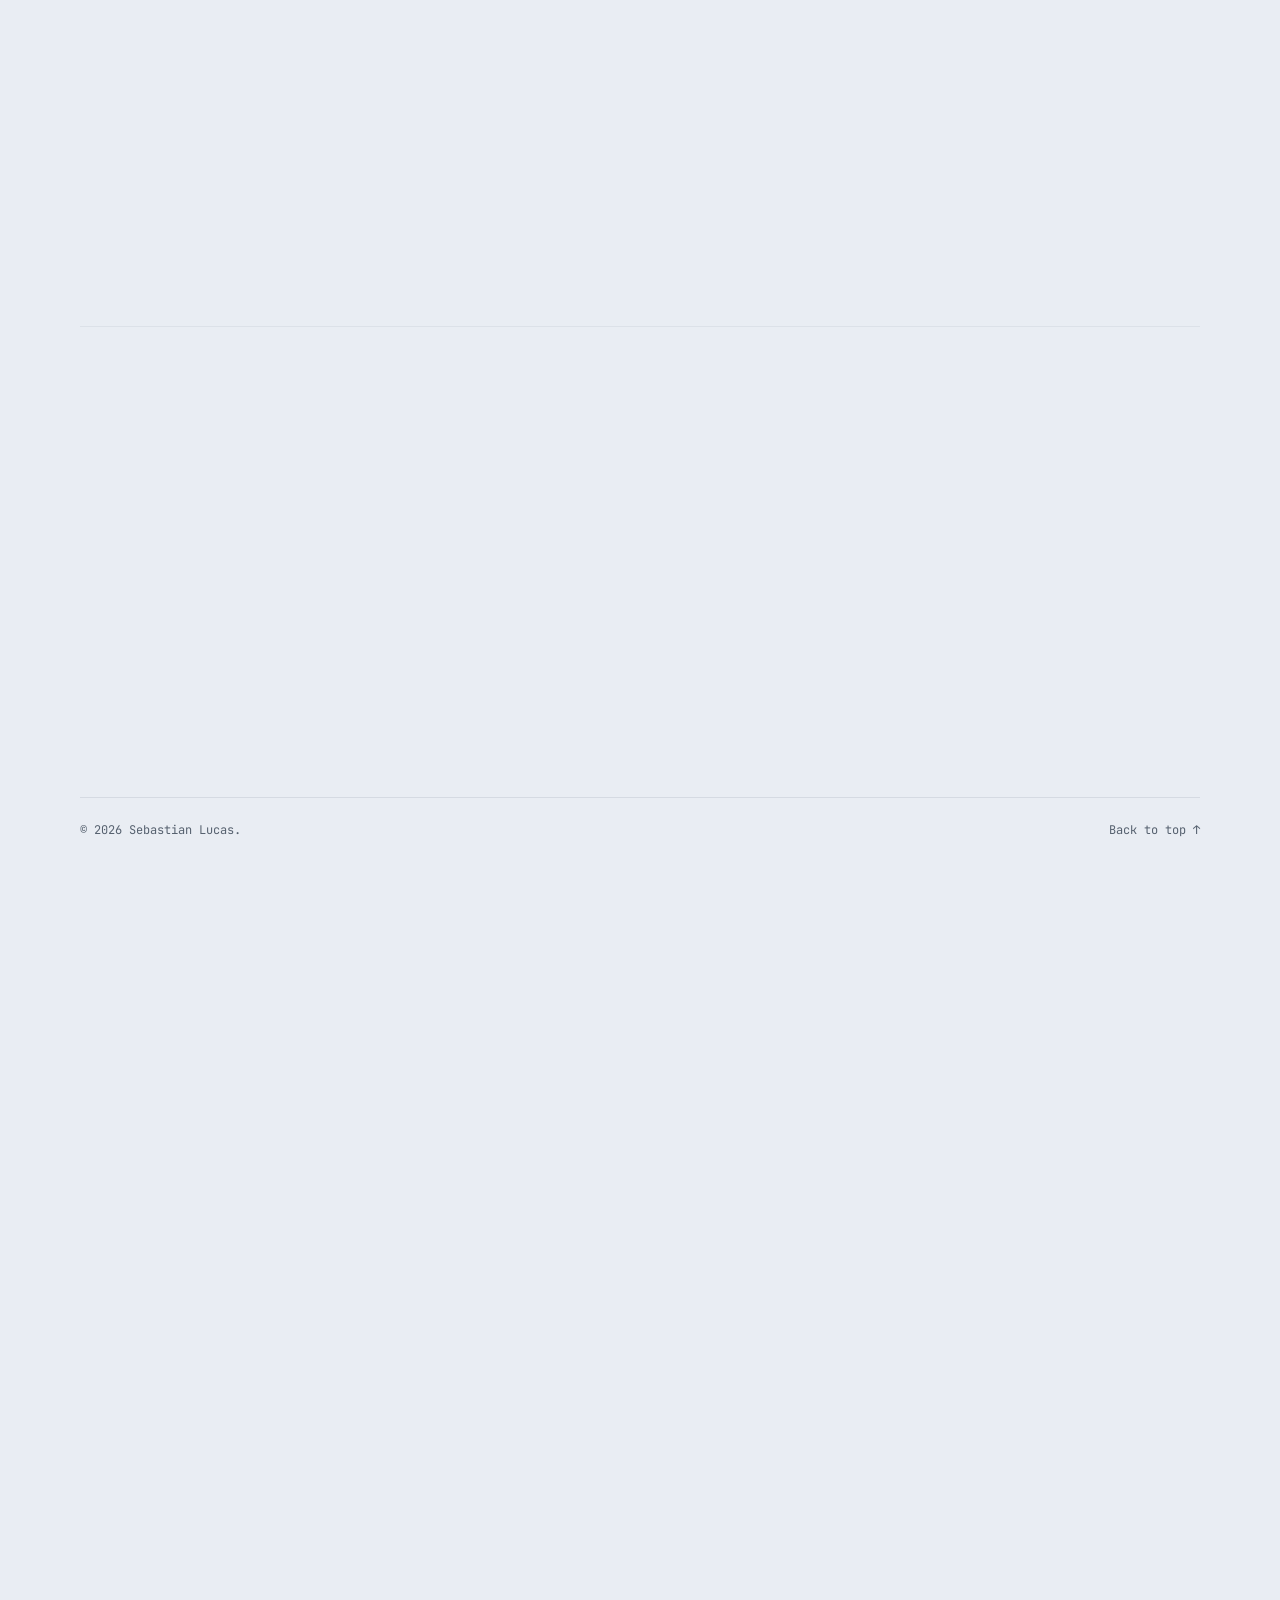
<file: contact.html>
<!doctype html><html lang="en"><head><meta charset="utf-8"><meta name="viewport" content="width=device-width, initial-scale=1"><meta http-equiv="refresh" content="0; url=index.html#contact"><link rel="icon" type="image/png" href="assets/S%20stussy%20inspired.png?v=20260924"><title>Contact | Sebastian Lucas Tagalog</title><link rel="canonical" href="index.html#contact"></head><body><p>Redirecting to <a href="index.html#contact">Sebastian Lucas Tagalog’s portfolio</a>…</p></body></html>
</file>
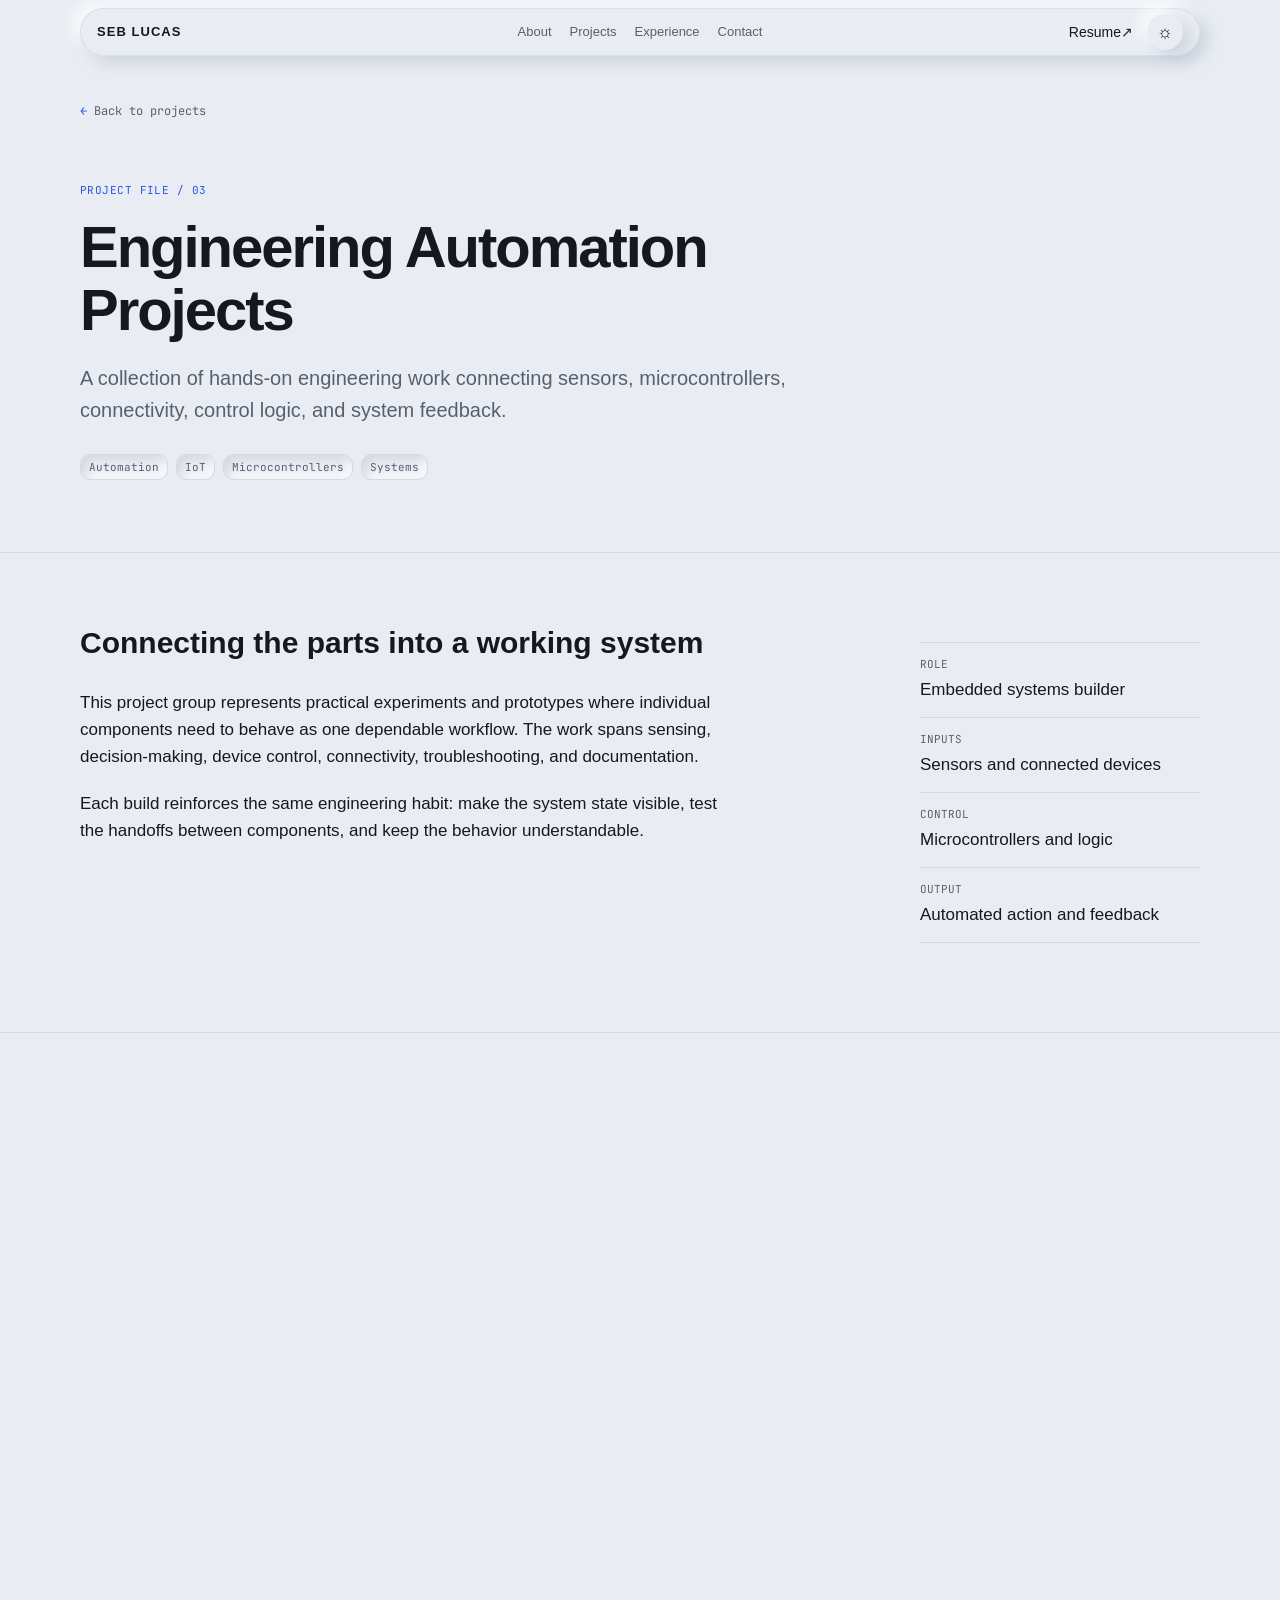
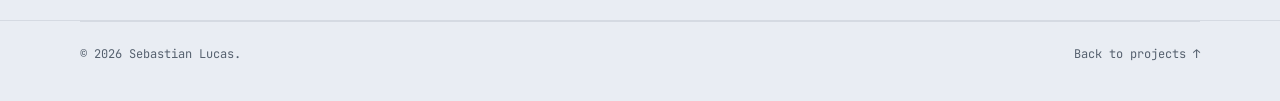
<file: project-automation.html>
<!doctype html>
<html lang="en">
<head>
  <meta charset="utf-8">
  <meta name="viewport" content="width=device-width, initial-scale=1">
  <meta name="description" content="Engineering automation projects by Sebastian Lucas Tagalog.">
  <meta name="theme-color" content="#F2F3F5">
  <link rel="icon" type="image/png" href="assets/S%20stussy%20inspired.png?v=20260924">
  <title>Engineering Automation Projects | Sebastian Lucas Tagalog</title>
  <link rel="stylesheet" href="theme.css">
  <script src="theme.js" defer></script>
</head>
<body>
  <a class="skip-link" href="#main">Skip to content</a>
  <header class="site-header">
    <nav class="nav container" aria-label="Primary navigation">
      <a class="brand" href="index.html#top" aria-label="Sebastian Lucas Tagalog home">SEB LUCAS</a>
      <div class="nav-links"><a href="index.html#about">About</a><a href="index.html#projects">Projects</a><a href="index.html#experience">Experience</a><a href="index.html#contact">Contact</a></div>
      <div class="nav-actions"><a class="resume-button" href="resume.html" aria-label="View résumé PDF">Resume <span aria-hidden="true">↗</span></a><button class="icon-button" type="button" data-theme-toggle aria-label="Switch to dark mode" title="Switch to dark mode"><span class="theme-icon" aria-hidden="true"></span></button></div>
    </nav>
  </header>
  <main id="main">
    <section class="project-detail-hero"><div class="container"><a class="project-back-link" href="index.html#projects"><span aria-hidden="true">←</span> Back to projects</a><p class="eyebrow">Project file / 03</p><h1>Engineering Automation Projects</h1><p class="project-detail-lead">A collection of hands-on engineering work connecting sensors, microcontrollers, connectivity, control logic, and system feedback.</p><div class="project-detail-meta"><span>Automation</span><span>IoT</span><span>Microcontrollers</span><span>Systems</span></div></div></section>
    <section class="project-detail-block"><div class="container project-detail-layout"><div class="project-detail-copy"><h2>Connecting the parts into a working system</h2><p>This project group represents practical experiments and prototypes where individual components need to behave as one dependable workflow. The work spans sensing, decision-making, device control, connectivity, troubleshooting, and documentation.</p><p>Each build reinforces the same engineering habit: make the system state visible, test the handoffs between components, and keep the behavior understandable.</p></div><dl class="project-detail-aside"><div><dt>Role</dt><dd>Embedded systems builder</dd></div><div><dt>Inputs</dt><dd>Sensors and connected devices</dd></div><div><dt>Control</dt><dd>Microcontrollers and logic</dd></div><div><dt>Output</dt><dd>Automated action and feedback</dd></div></dl></div></section>
    <section class="project-detail-block"><div class="container"><h2>Engineering breakdown</h2><dl class="project-detail-list"><div><dt>Problem</dt><dd>Repetitive technical workflows need dependable sensing, control logic, and clear feedback between system components.</dd></div><div><dt>Approach</dt><dd>Worked across microcontrollers, sensors, connectivity, testing, troubleshooting, and documentation to join individual parts into working prototypes.</dd></div><div><dt>Engineering focus</dt><dd>Hardware-software integration, observable system states, repeatable behavior, and validation at component boundaries.</dd></div><div><dt>Result</dt><dd>Built practical prototype workflows that strengthened experience in automation, connected technologies, and engineering validation.</dd></div></dl></div></section>
  </main>
  <footer class="footer container"><span>© 2026 Sebastian Lucas.</span><a href="index.html#projects">Back to projects ↑</a></footer>
</body>
</html>
</file>
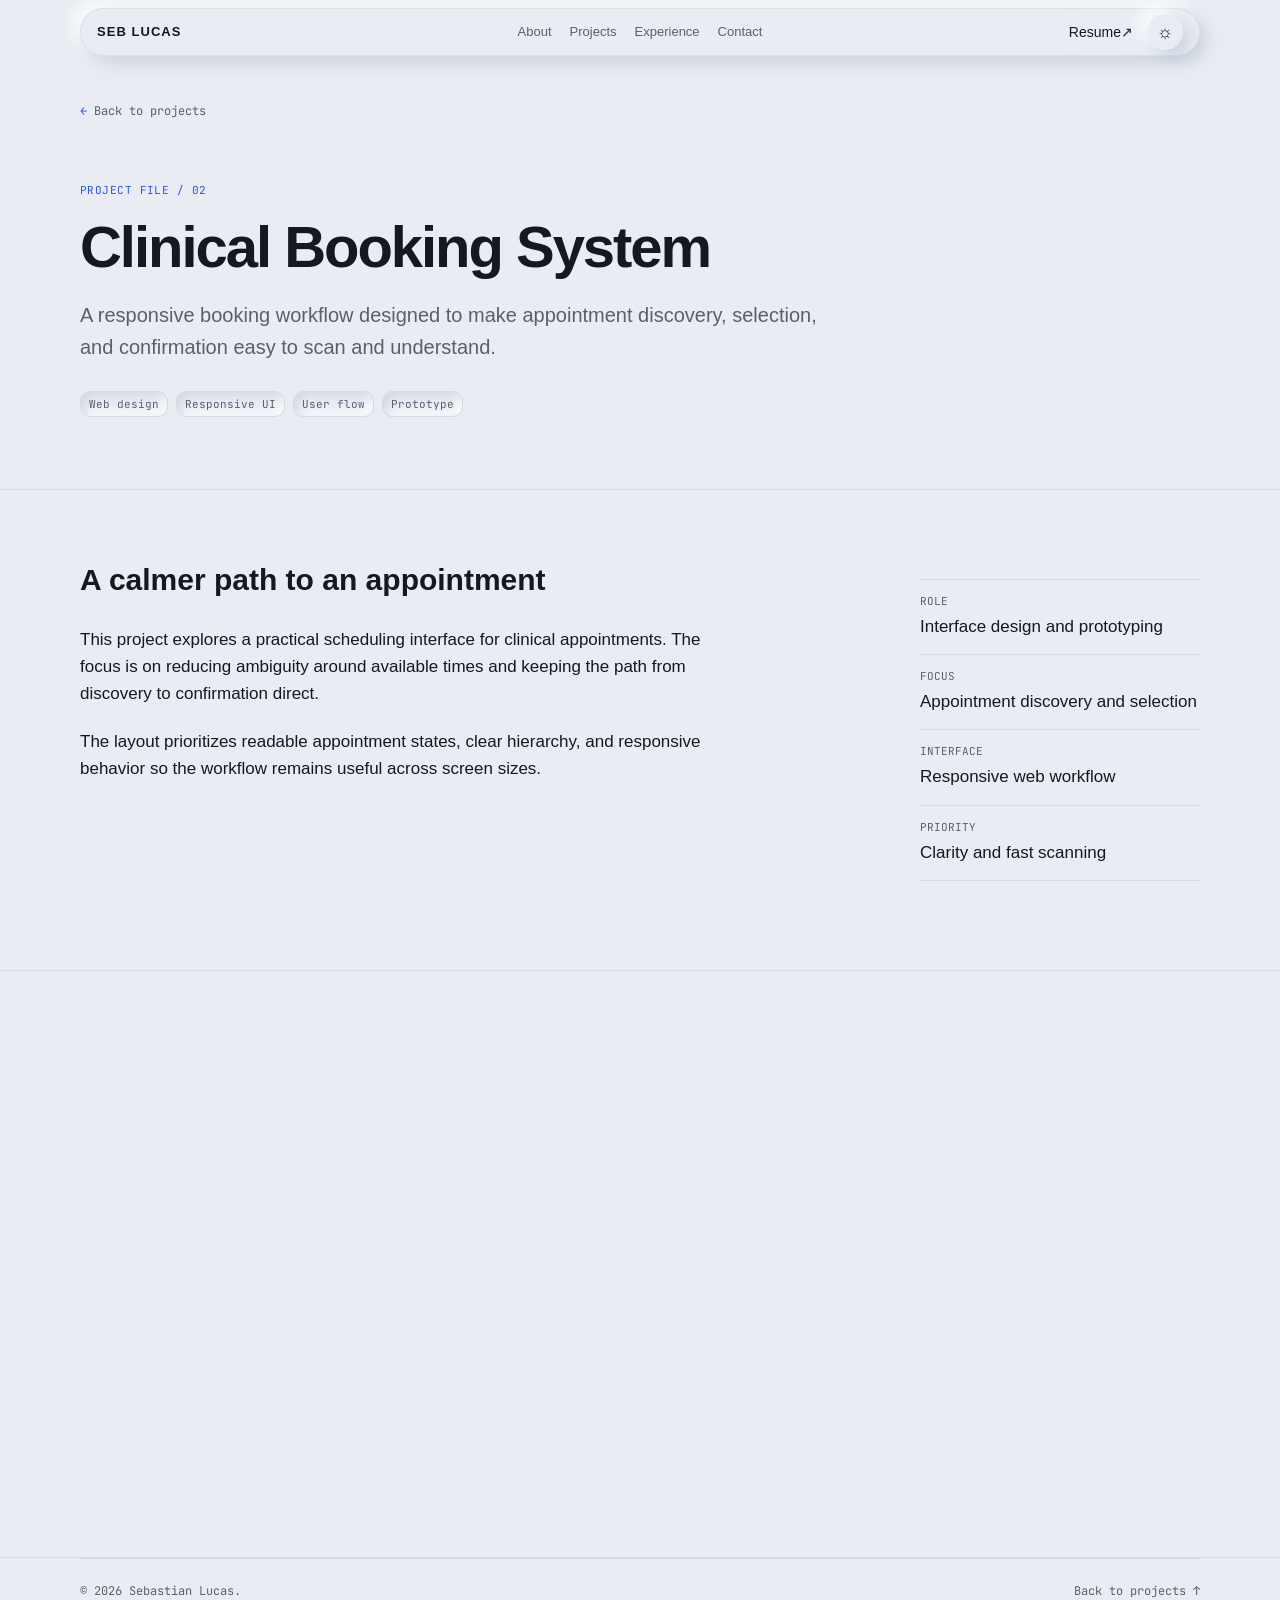
<file: project-clinical-booking.html>
<!doctype html>
<html lang="en">
<head>
  <meta charset="utf-8">
  <meta name="viewport" content="width=device-width, initial-scale=1">
  <meta name="description" content="Clinical Booking System project by Sebastian Lucas Tagalog.">
  <meta name="theme-color" content="#F2F3F5">
  <link rel="icon" type="image/png" href="assets/S%20stussy%20inspired.png?v=20260924">
  <title>Clinical Booking System | Sebastian Lucas Tagalog</title>
  <link rel="stylesheet" href="theme.css">
  <script src="theme.js" defer></script>
</head>
<body>
  <a class="skip-link" href="#main">Skip to content</a>
  <header class="site-header">
    <nav class="nav container" aria-label="Primary navigation">
      <a class="brand" href="index.html#top" aria-label="Sebastian Lucas Tagalog home">SEB LUCAS</a>
      <div class="nav-links"><a href="index.html#about">About</a><a href="index.html#projects">Projects</a><a href="index.html#experience">Experience</a><a href="index.html#contact">Contact</a></div>
      <div class="nav-actions"><a class="resume-button" href="resume.html" aria-label="View résumé PDF">Resume <span aria-hidden="true">↗</span></a><button class="icon-button" type="button" data-theme-toggle aria-label="Switch to dark mode" title="Switch to dark mode"><span class="theme-icon" aria-hidden="true"></span></button></div>
    </nav>
  </header>
  <main id="main">
    <section class="project-detail-hero"><div class="container"><a class="project-back-link" href="index.html#projects"><span aria-hidden="true">←</span> Back to projects</a><p class="eyebrow">Project file / 02</p><h1>Clinical Booking System</h1><p class="project-detail-lead">A responsive booking workflow designed to make appointment discovery, selection, and confirmation easy to scan and understand.</p><div class="project-detail-meta"><span>Web design</span><span>Responsive UI</span><span>User flow</span><span>Prototype</span></div></div></section>
    <section class="project-detail-block"><div class="container project-detail-layout"><div class="project-detail-copy"><h2>A calmer path to an appointment</h2><p>This project explores a practical scheduling interface for clinical appointments. The focus is on reducing ambiguity around available times and keeping the path from discovery to confirmation direct.</p><p>The layout prioritizes readable appointment states, clear hierarchy, and responsive behavior so the workflow remains useful across screen sizes.</p></div><dl class="project-detail-aside"><div><dt>Role</dt><dd>Interface design and prototyping</dd></div><div><dt>Focus</dt><dd>Appointment discovery and selection</dd></div><div><dt>Interface</dt><dd>Responsive web workflow</dd></div><div><dt>Priority</dt><dd>Clarity and fast scanning</dd></div></dl></div></section>
    <section class="project-detail-block"><div class="container"><h2>Workflow breakdown</h2><dl class="project-detail-list"><div><dt>Problem</dt><dd>Appointment scheduling becomes frustrating when availability, reserved slots, and next steps are hard to distinguish.</dd></div><div><dt>Approach</dt><dd>Designed the flow around appointment discovery, time-slot selection, and confirmation, using strong hierarchy and explicit states.</dd></div><div><dt>Engineering focus</dt><dd>Responsive structure, content hierarchy, interaction states, and a presentation that stays clear on smaller screens.</dd></div><div><dt>Result</dt><dd>A usable booking-oriented web prototype with a direct scheduling flow and a focused, responsive interface.</dd></div></dl></div></section>
  </main>
  <footer class="footer container"><span>© 2026 Sebastian Lucas.</span><a href="index.html#projects">Back to projects ↑</a></footer>
</body>
</html>
</file>
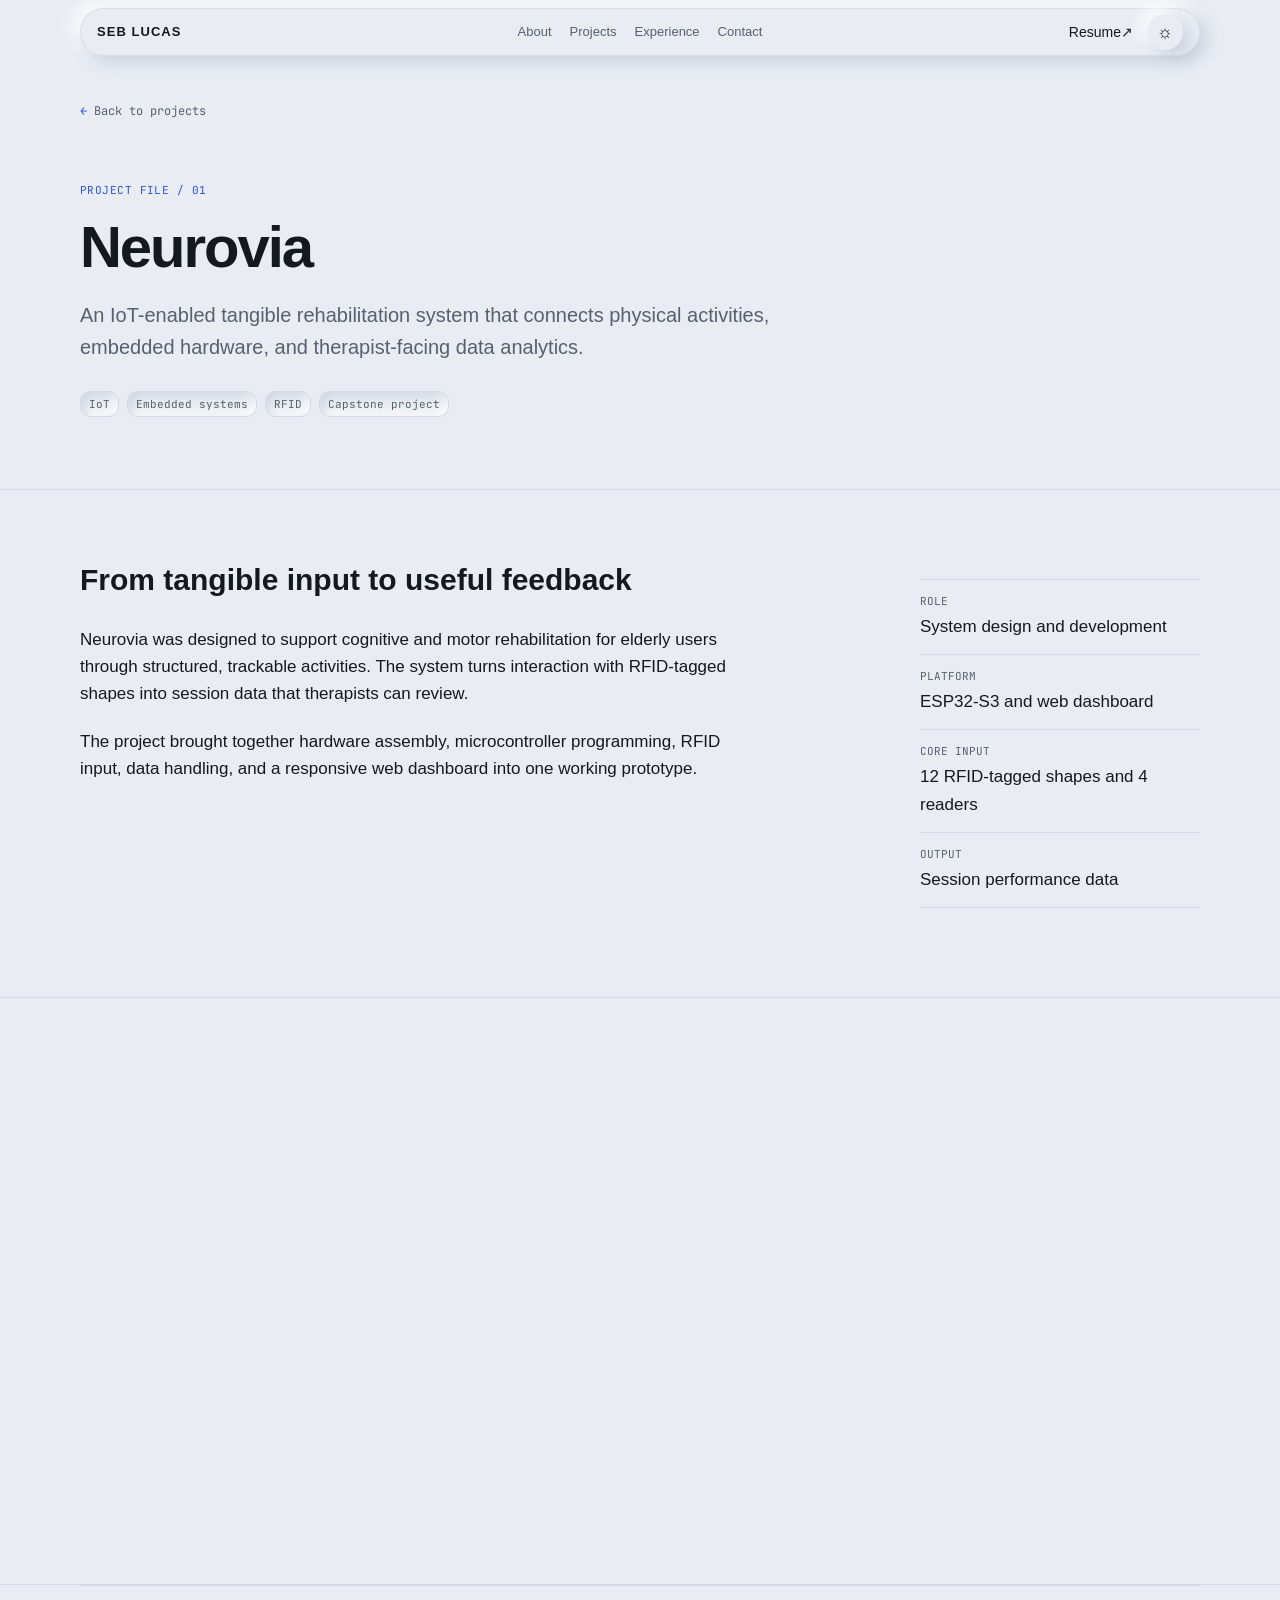
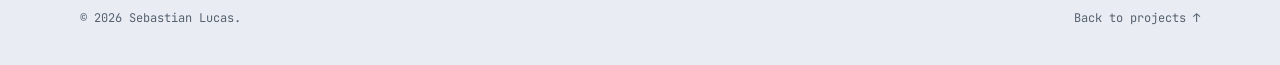
<file: project-neurovia.html>
<!doctype html>
<html lang="en">
<head>
  <meta charset="utf-8">
  <meta name="viewport" content="width=device-width, initial-scale=1">
  <meta name="description" content="Neurovia IoT rehabilitation system by Sebastian Lucas Tagalog.">
  <meta name="theme-color" content="#F2F3F5">
  <link rel="icon" type="image/png" href="assets/S%20stussy%20inspired.png?v=20260924">
  <title>Neurovia | Sebastian Lucas Tagalog</title>
  <link rel="stylesheet" href="theme.css">
  <script src="theme.js" defer></script>
</head>
<body>
  <a class="skip-link" href="#main">Skip to content</a>
  <header class="site-header">
    <nav class="nav container" aria-label="Primary navigation">
      <a class="brand" href="index.html#top" aria-label="Sebastian Lucas Tagalog home">SEB LUCAS</a>
      <div class="nav-links">
        <a href="index.html#about">About</a>
        <a href="index.html#projects">Projects</a>
        <a href="index.html#experience">Experience</a>
        <a href="index.html#contact">Contact</a>
      </div>
      <div class="nav-actions">
        <a class="resume-button" href="resume.html" aria-label="View résumé PDF">Resume <span aria-hidden="true">↗</span></a>
        <button class="icon-button" type="button" data-theme-toggle aria-label="Switch to dark mode" title="Switch to dark mode"><span class="theme-icon" aria-hidden="true"></span></button>
      </div>
    </nav>
  </header>
  <main id="main">
    <section class="project-detail-hero">
      <div class="container">
        <a class="project-back-link" href="index.html#projects"><span aria-hidden="true">←</span> Back to projects</a>
        <p class="eyebrow">Project file / 01</p>
        <h1>Neurovia</h1>
        <p class="project-detail-lead">An IoT-enabled tangible rehabilitation system that connects physical activities, embedded hardware, and therapist-facing data analytics.</p>
        <div class="project-detail-meta"><span>IoT</span><span>Embedded systems</span><span>RFID</span><span>Capstone project</span></div>
      </div>
    </section>
    <section class="project-detail-block">
      <div class="container project-detail-layout">
        <div class="project-detail-copy">
          <h2>From tangible input to useful feedback</h2>
          <p>Neurovia was designed to support cognitive and motor rehabilitation for elderly users through structured, trackable activities. The system turns interaction with RFID-tagged shapes into session data that therapists can review.</p>
          <p>The project brought together hardware assembly, microcontroller programming, RFID input, data handling, and a responsive web dashboard into one working prototype.</p>
        </div>
        <dl class="project-detail-aside">
          <div><dt>Role</dt><dd>System design and development</dd></div>
          <div><dt>Platform</dt><dd>ESP32-S3 and web dashboard</dd></div>
          <div><dt>Core input</dt><dd>12 RFID-tagged shapes and 4 readers</dd></div>
          <div><dt>Output</dt><dd>Session performance data</dd></div>
        </dl>
      </div>
    </section>
    <section class="project-detail-block">
      <div class="container">
        <h2>System breakdown</h2>
        <dl class="project-detail-list">
          <div><dt>Problem</dt><dd>Rehabilitation activities can be difficult to track consistently when physical interaction and progress data are separated.</dd></div>
          <div><dt>Approach</dt><dd>Built a tangible activity platform with RFID readers, an ESP32-S3 controller, and a therapist-facing analytics dashboard.</dd></div>
          <div><dt>Engineering focus</dt><dd>Reliable device input, embedded control, data transfer, interface clarity, and structured testing.</dd></div>
          <div><dt>Result</dt><dd>A functional prototype that records interaction and session performance for review and supports repeatable cognitive and motor training.</dd></div>
        </dl>
      </div>
    </section>
  </main>
  <footer class="footer container"><span>© 2026 Sebastian Lucas.</span><a href="index.html#projects">Back to projects ↑</a></footer>
</body>
</html>
</file>
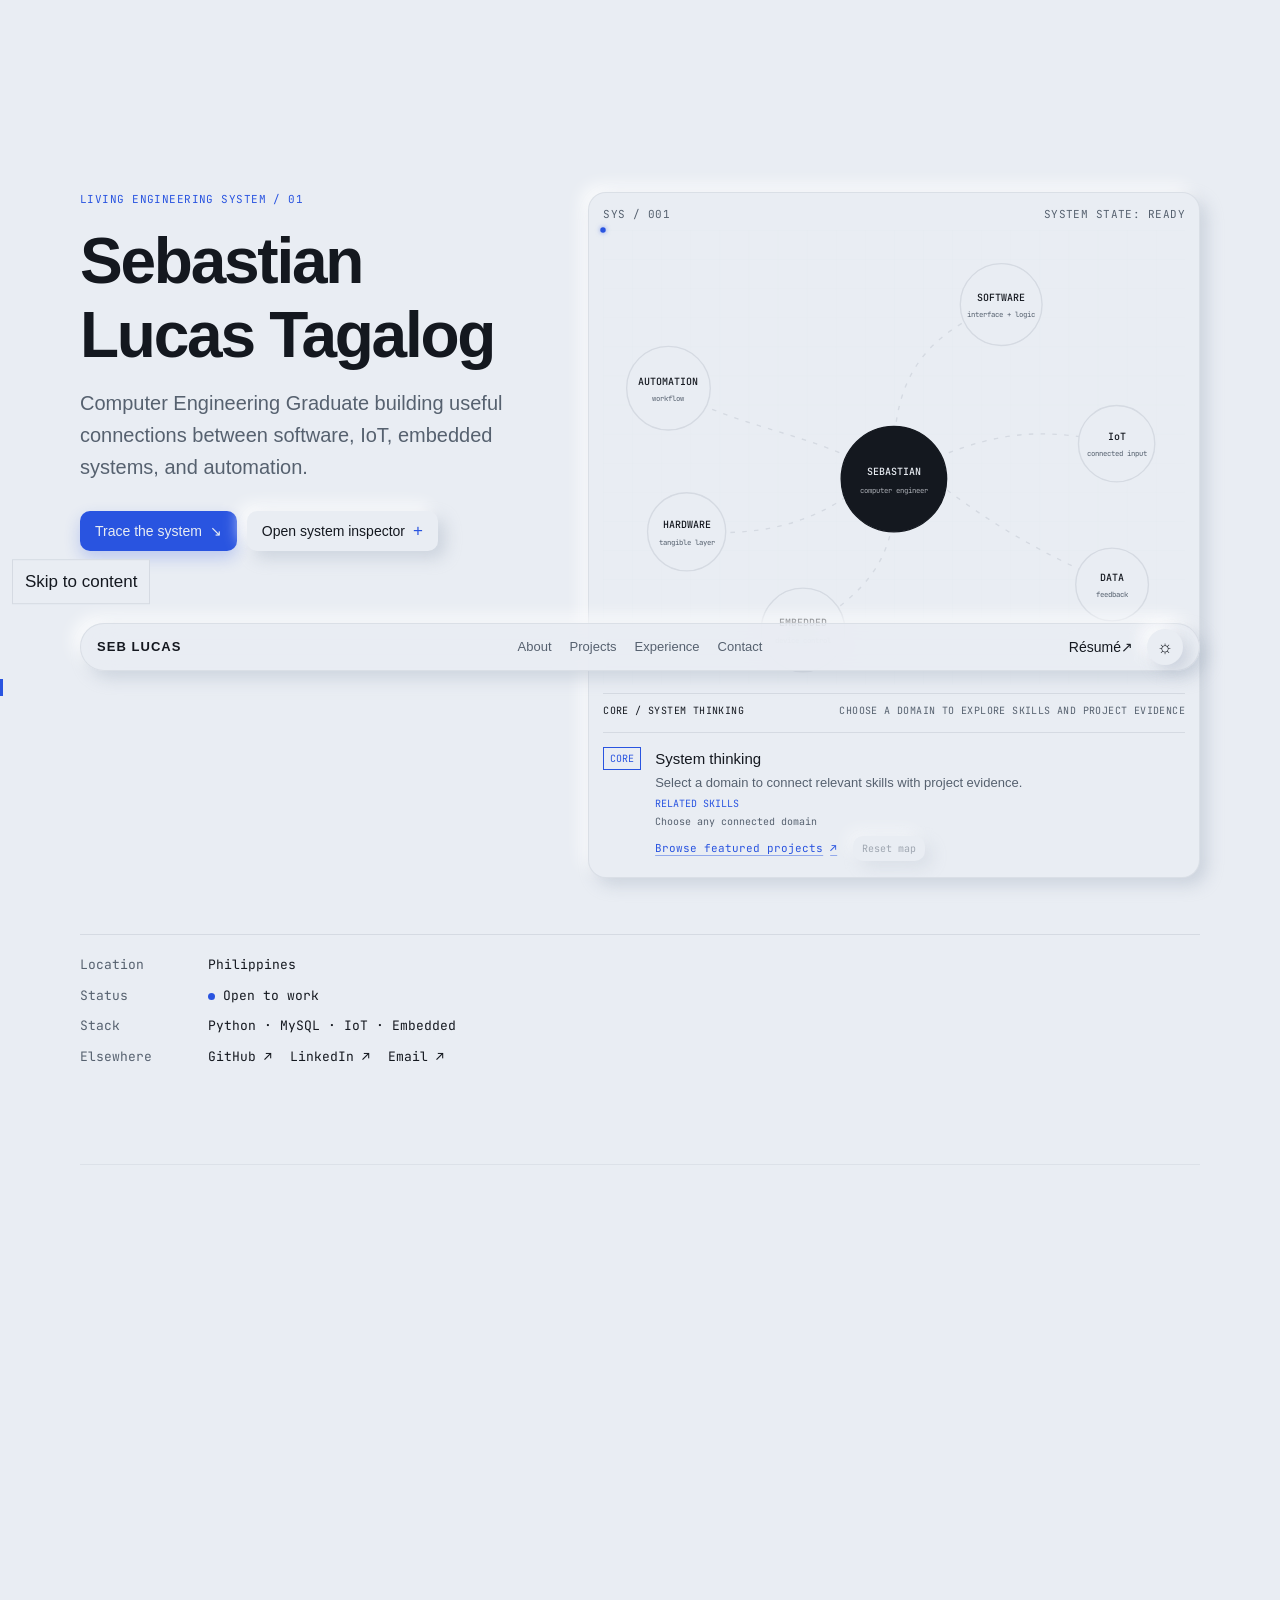
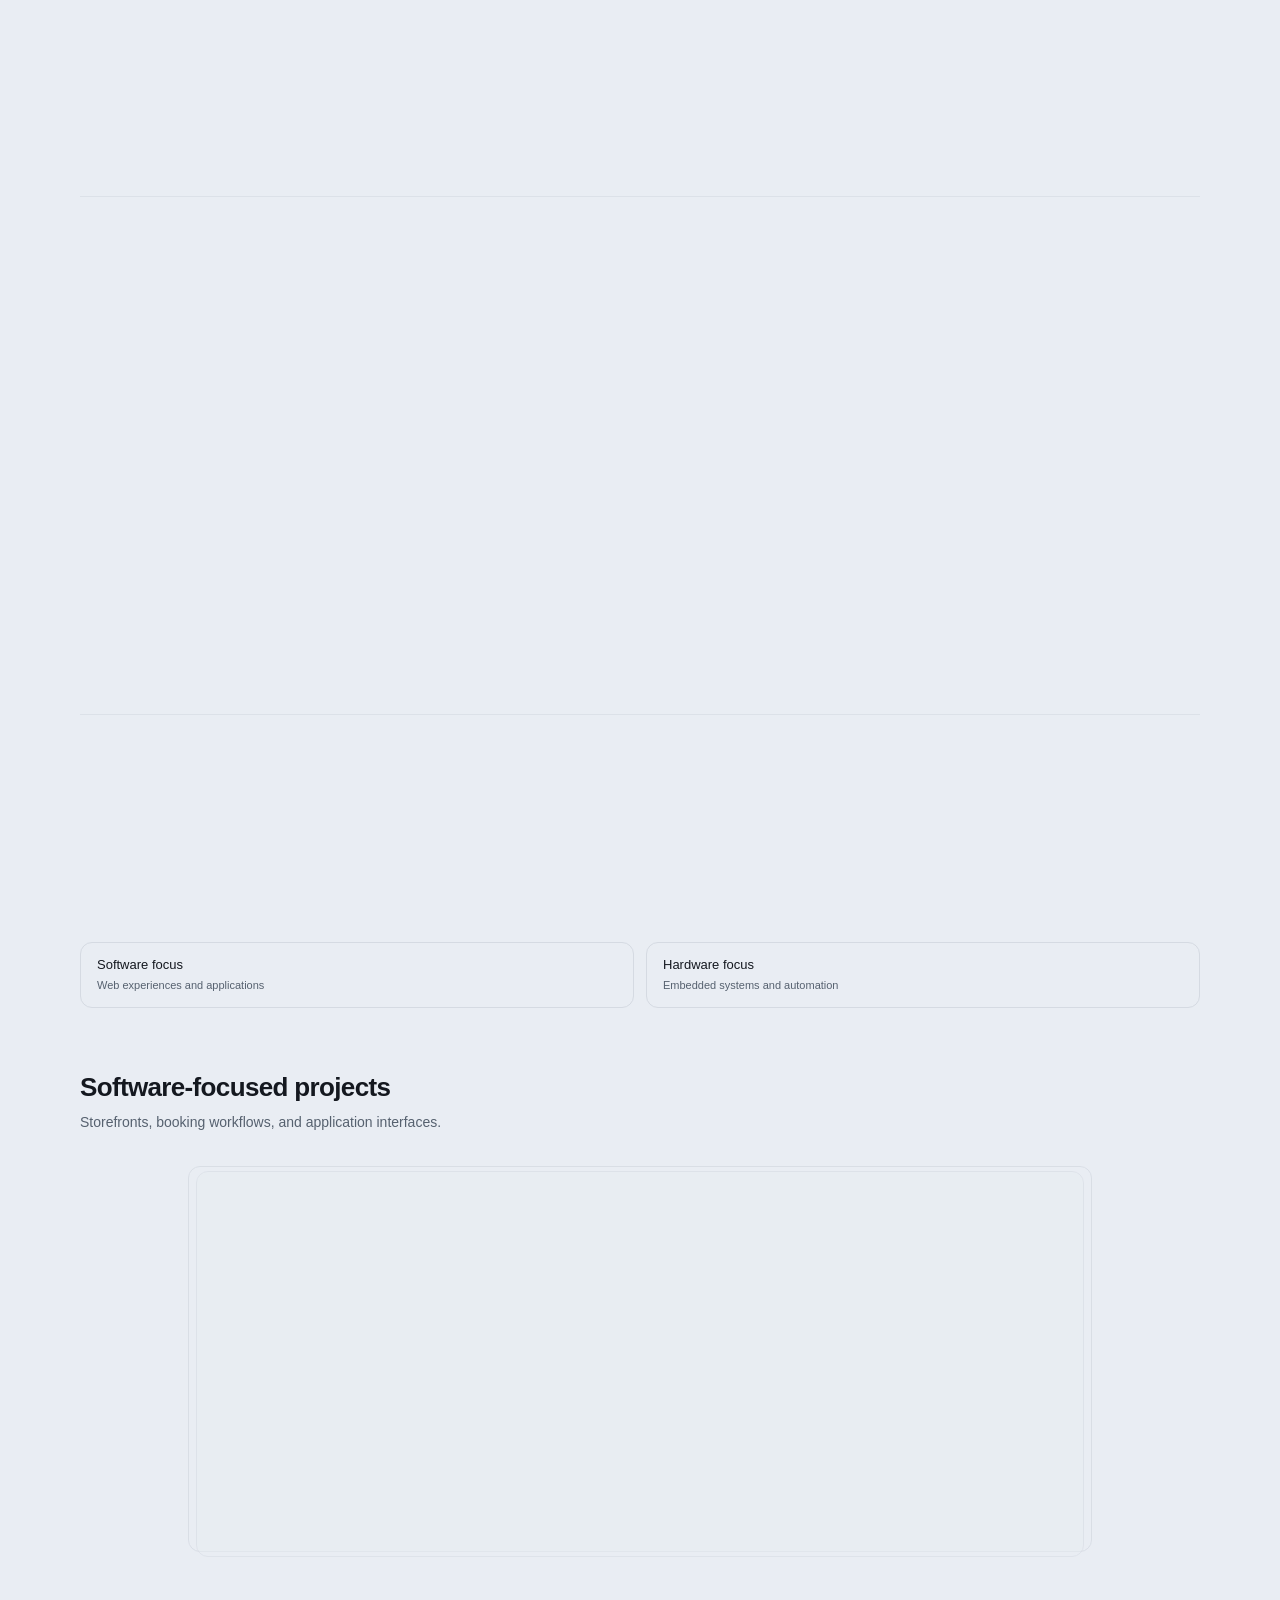
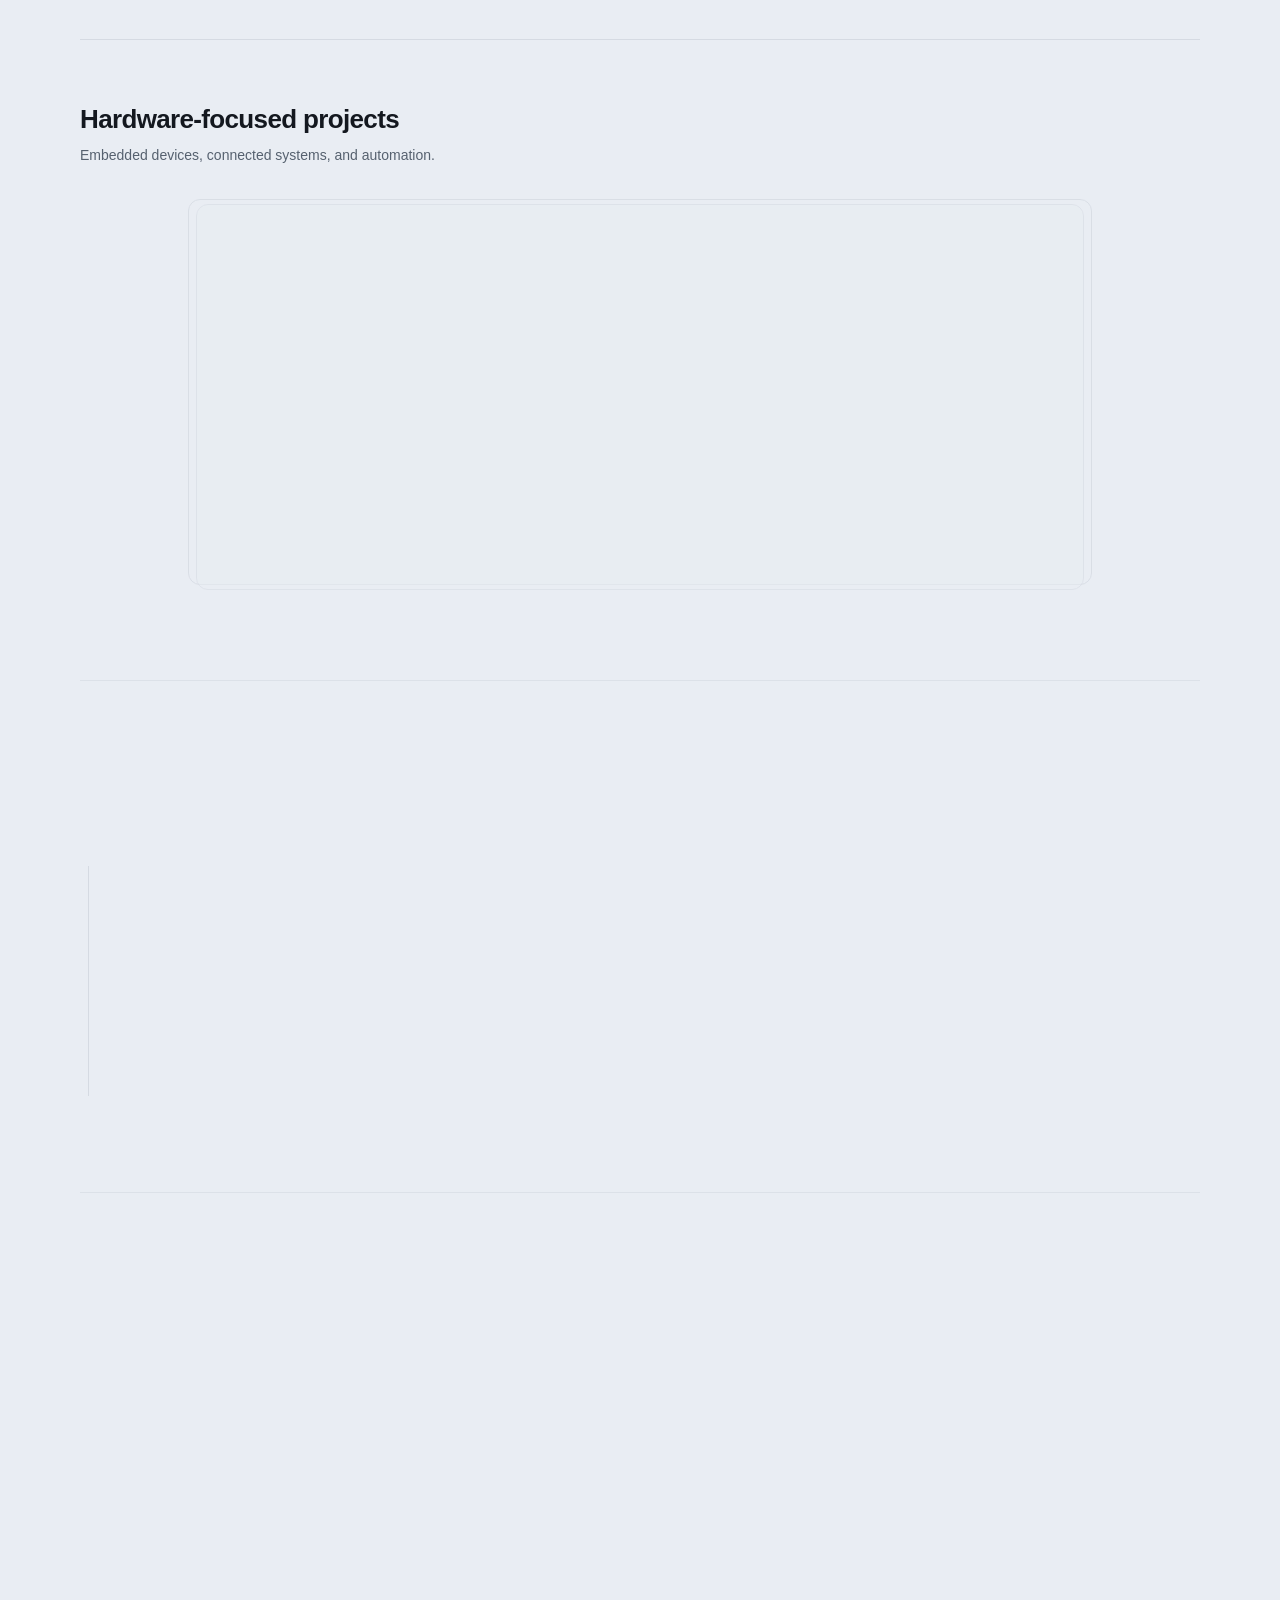
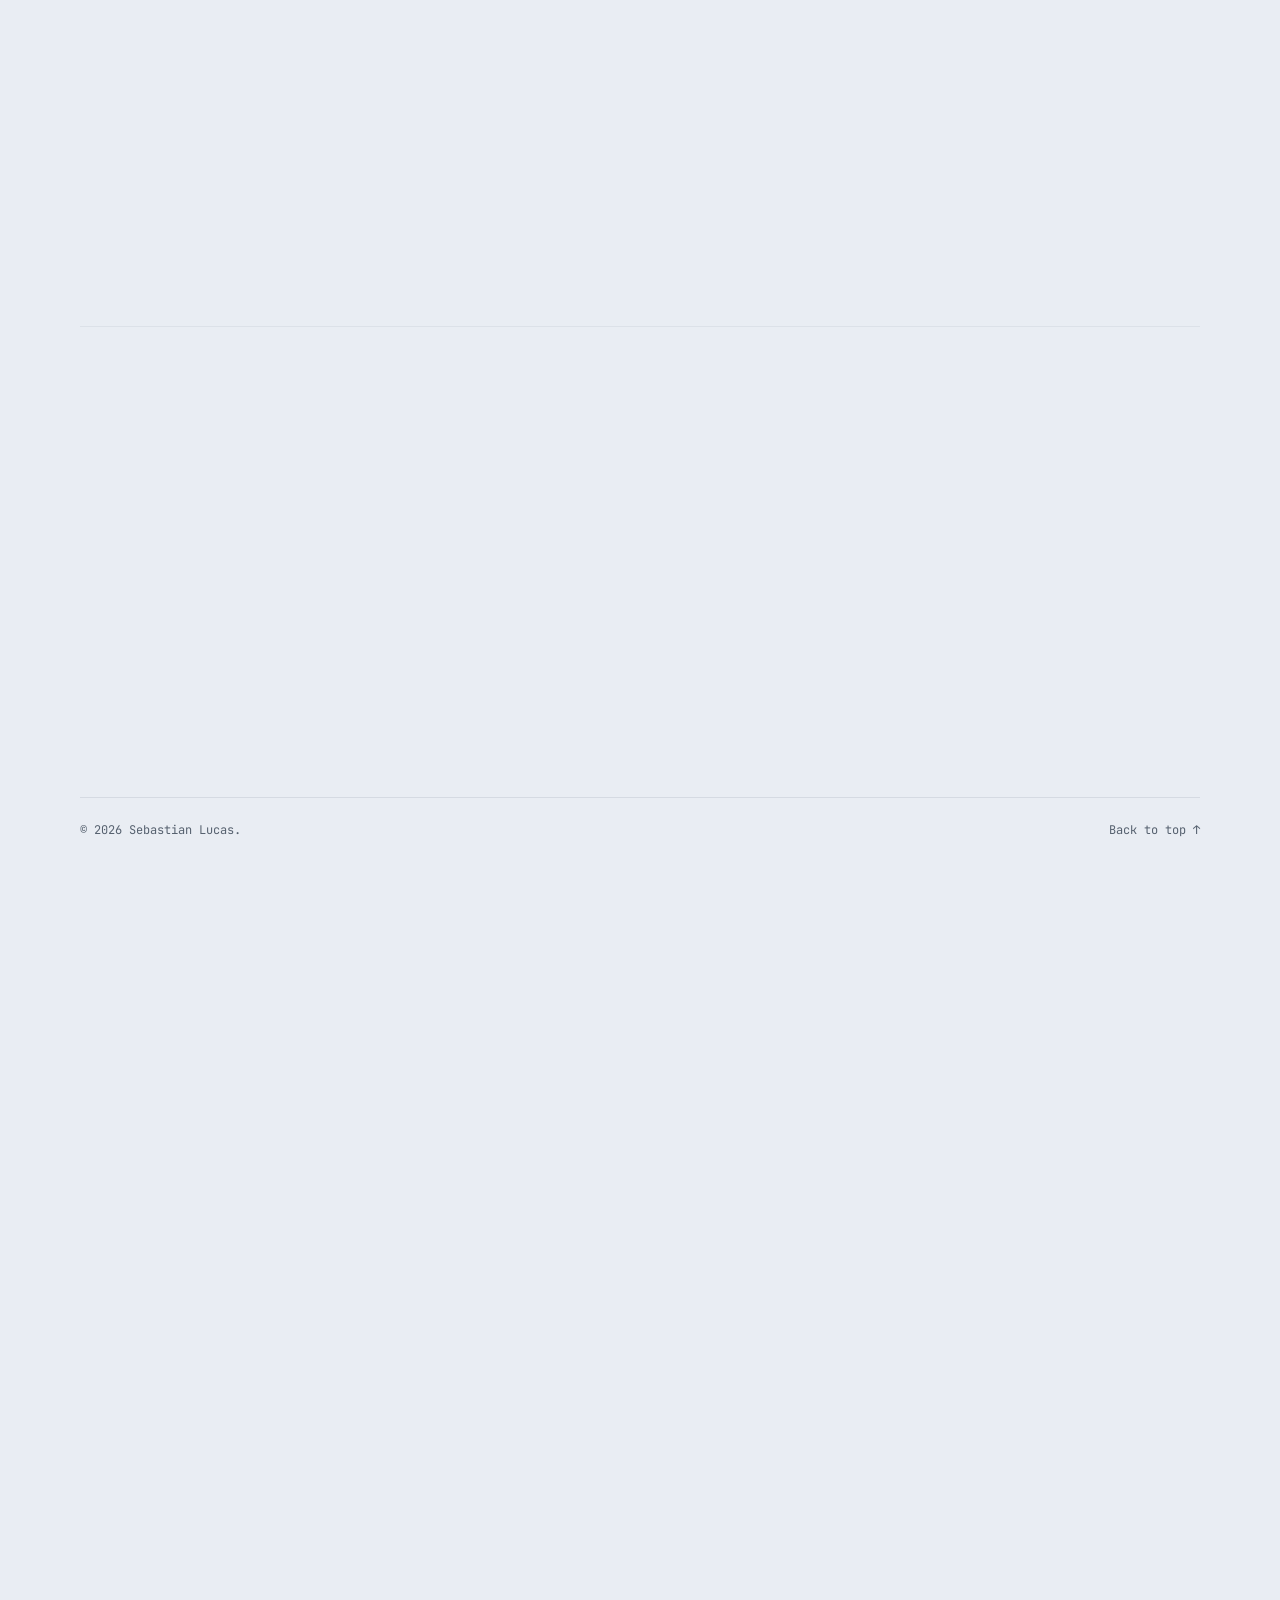
<file: projects.html>
<!doctype html><html lang="en"><head><meta charset="utf-8"><meta name="viewport" content="width=device-width, initial-scale=1"><meta http-equiv="refresh" content="0; url=index.html#projects"><link rel="icon" type="image/png" href="assets/S%20stussy%20inspired.png?v=20260924"><title>Projects | Sebastian Lucas Tagalog</title><link rel="canonical" href="index.html#projects"></head><body><p>Redirecting to <a href="index.html#projects">Sebastian Lucas Tagalog’s portfolio</a>…</p></body></html>
</file>
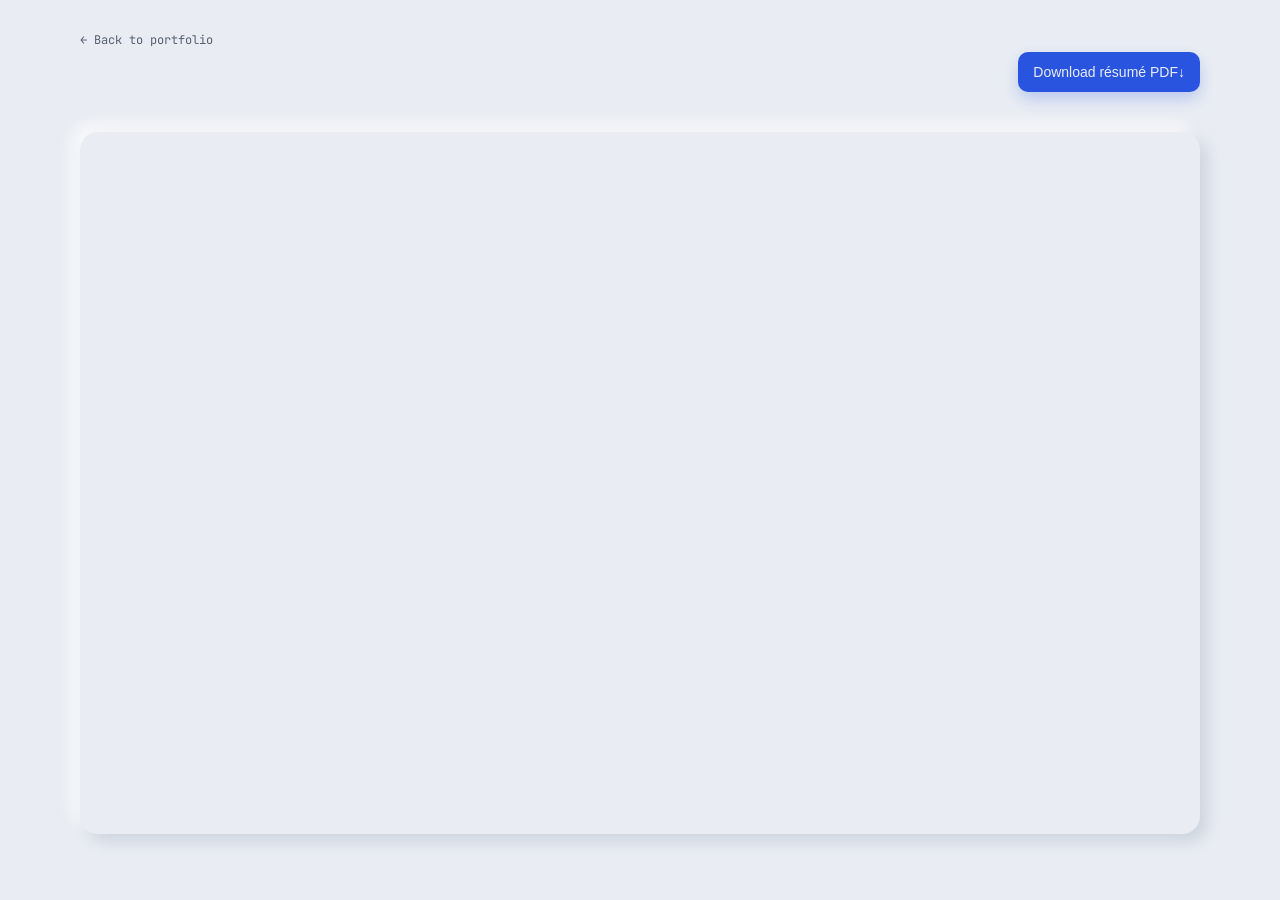
<file: resume.html>
<!doctype html>
<html lang="en">
<head>
  <meta charset="utf-8">
  <meta name="viewport" content="width=device-width, initial-scale=1">
  <meta name="description" content="View and download Sebastian Lucas Tagalog's résumé PDF.">
  <title>View Résumé | Sebastian Lucas Tagalog</title>
  <link rel="stylesheet" href="theme.css">
  <script src="theme.js" defer></script>
  <style>
    .resume-page { padding-block: 32px; }
    .resume-toolbar { display: flex; justify-content: space-between; align-items: center; gap: 16px; margin-bottom: 20px; }
    .resume-viewer { display: block; width: 100%; height: min(78vh, 1100px); min-height: 480px; border: 0; border-radius: 18px; background: var(--surface); box-shadow: var(--shadow-raised); }
    @media (max-width: 520px) { .resume-toolbar { align-items: flex-start; flex-direction: column; } .resume-viewer { min-height: 65vh; } }
  </style>
</head>
<body>
  <main class="resume-page container">
    <div class="resume-toolbar">
      <a class="project-back-link" href="index.html">← Back to portfolio</a>
      <a class="primary-button" href="assets/Resume%20(Sebastian%20Tagalog).pdf" download="Resume (Sebastian Tagalog).pdf" type="application/pdf">Download résumé PDF <span aria-hidden="true">↓</span></a>
    </div>
    <iframe class="resume-viewer" src="assets/Resume%20(Sebastian%20Tagalog).pdf" title="Sebastian Lucas Tagalog résumé PDF">
      <p>Your browser can’t display this PDF. <a href="assets/Resume%20(Sebastian%20Tagalog).pdf" download="Resume (Sebastian Tagalog).pdf">Download the résumé PDF</a>.</p>
    </iframe>
  </main>
</body>
</html>
</file>
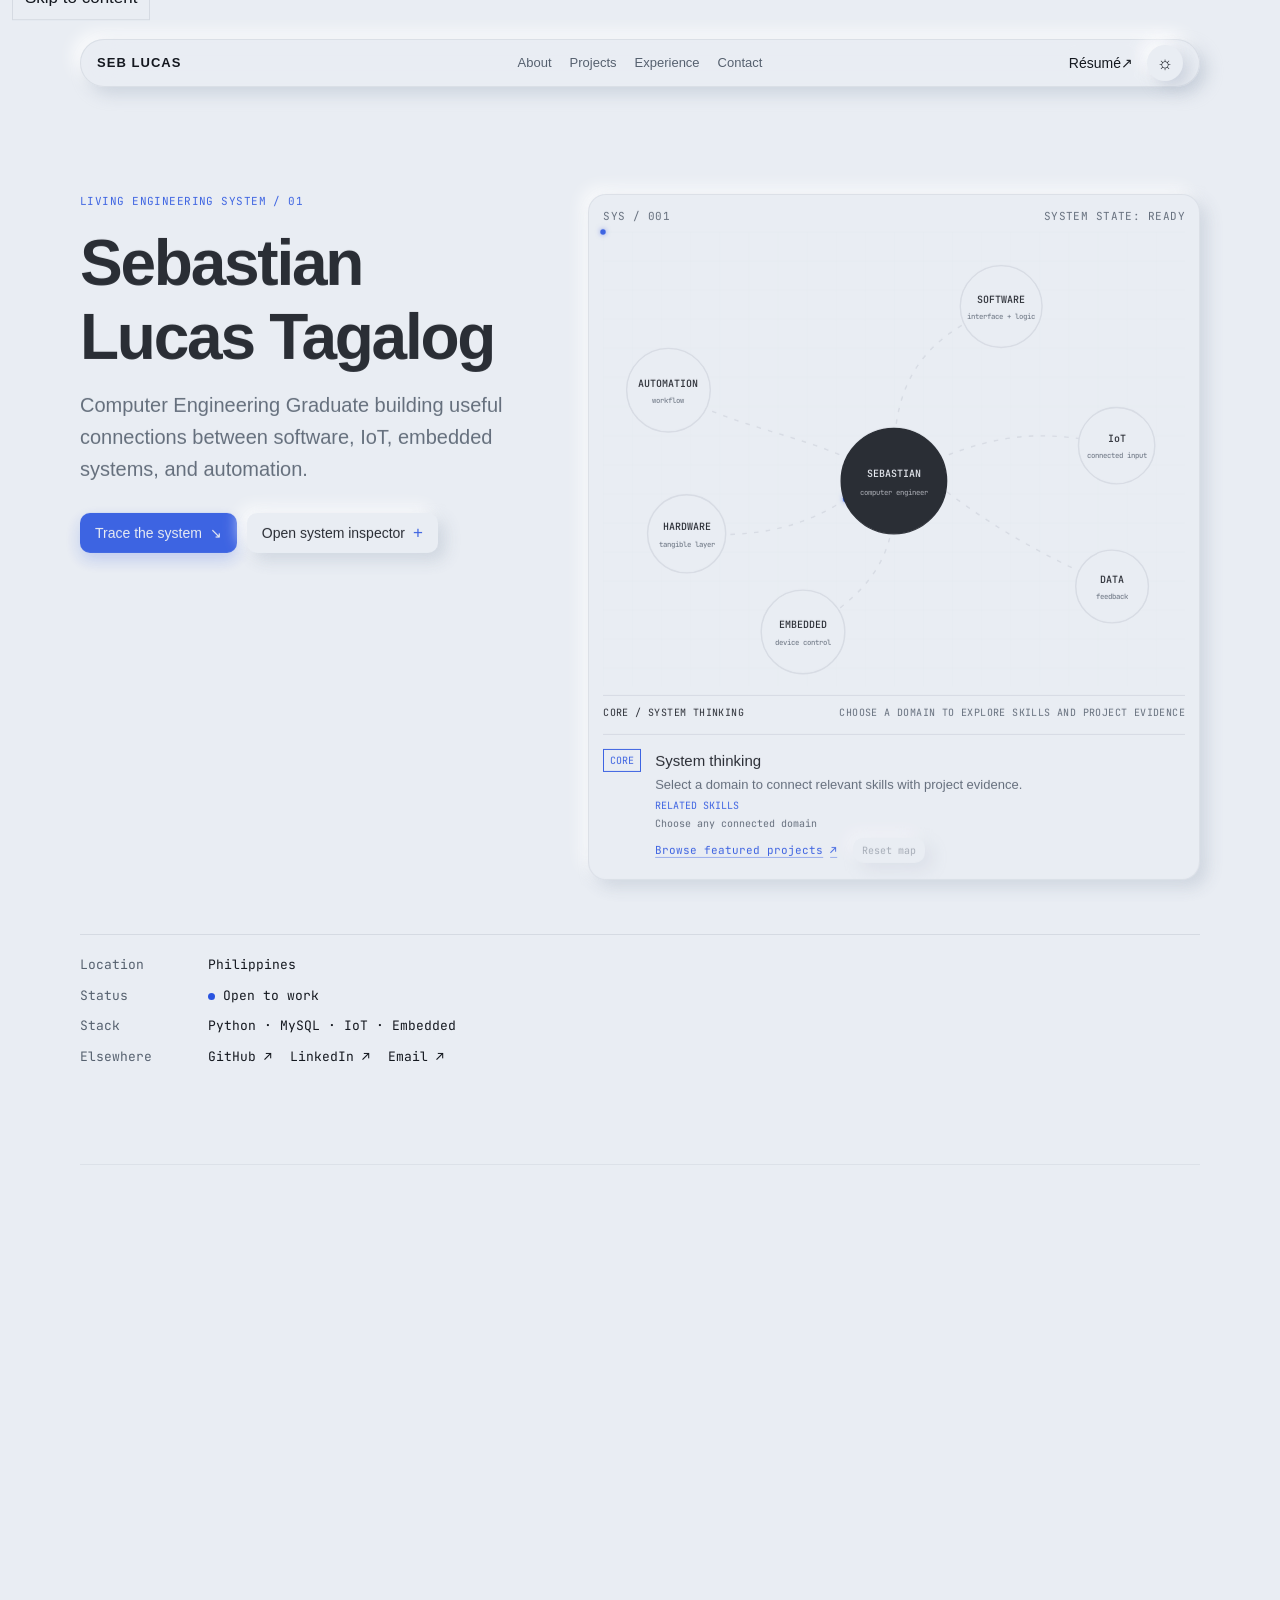
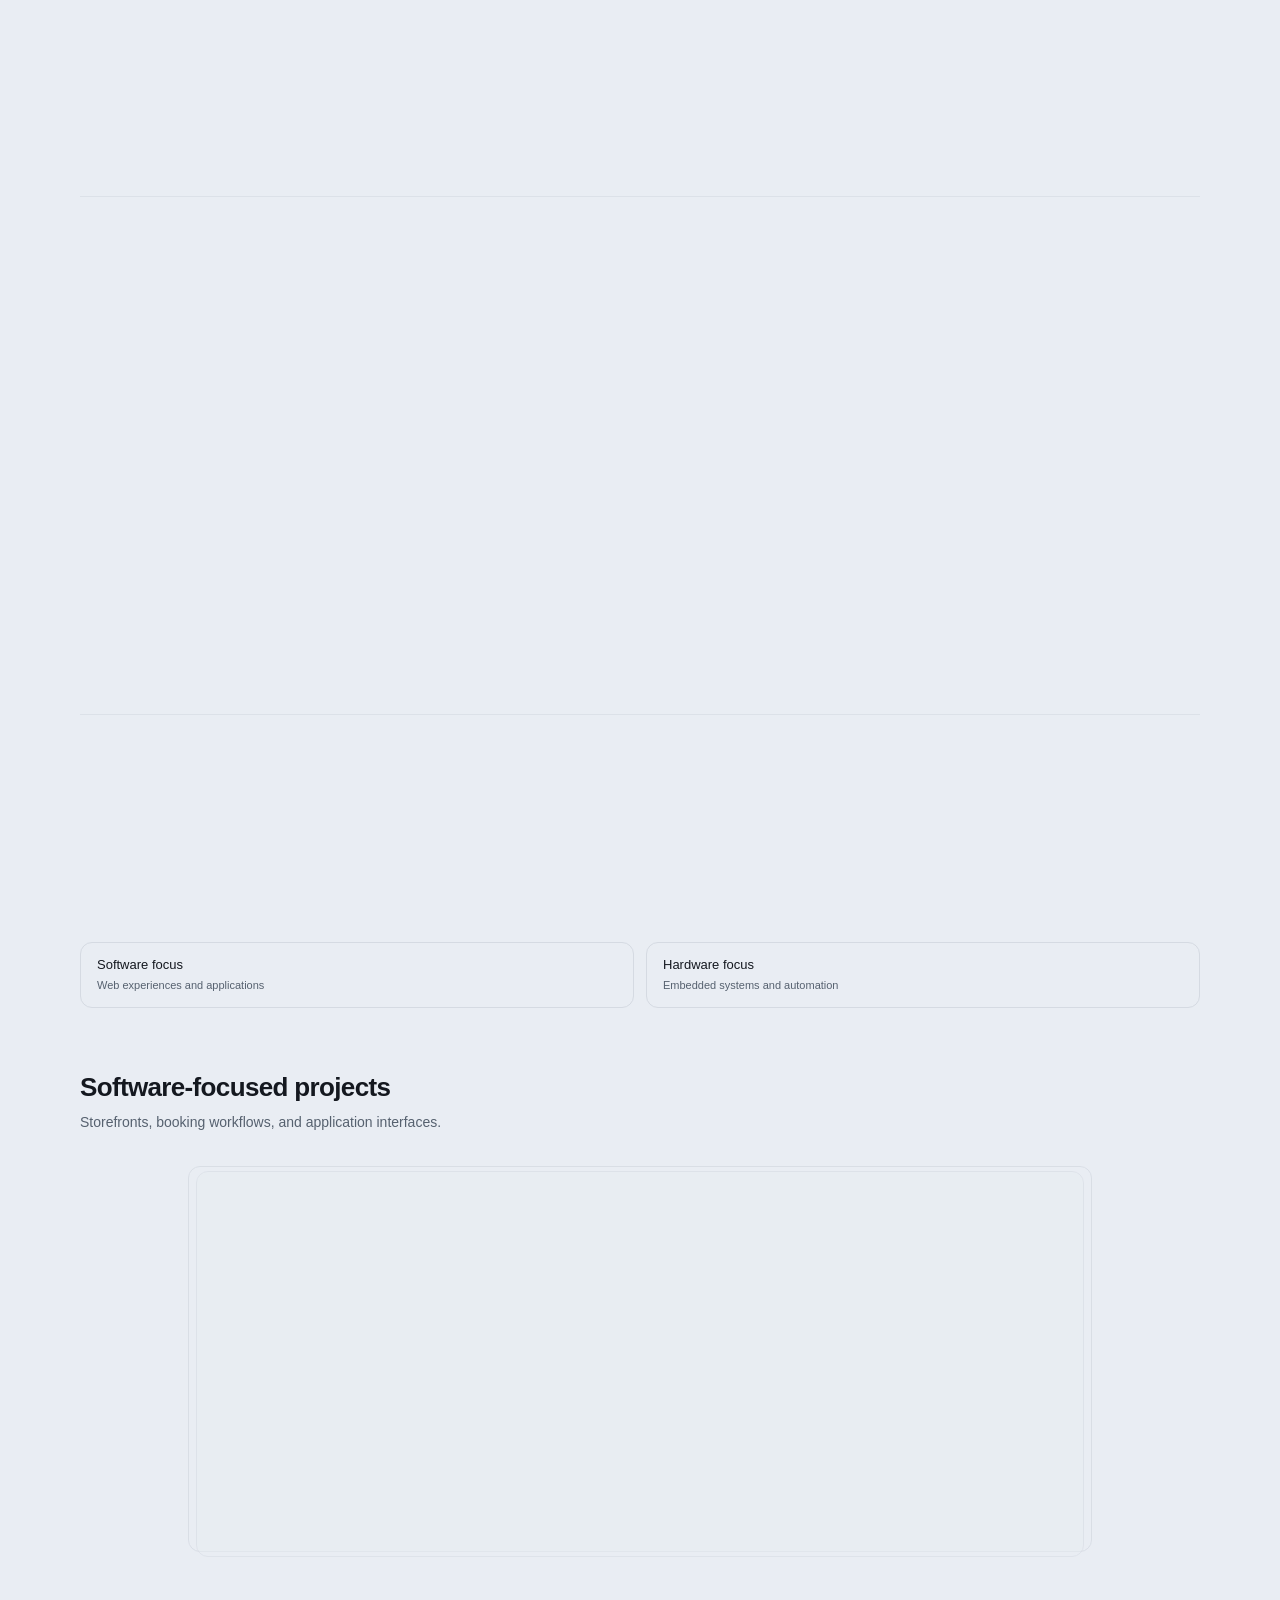
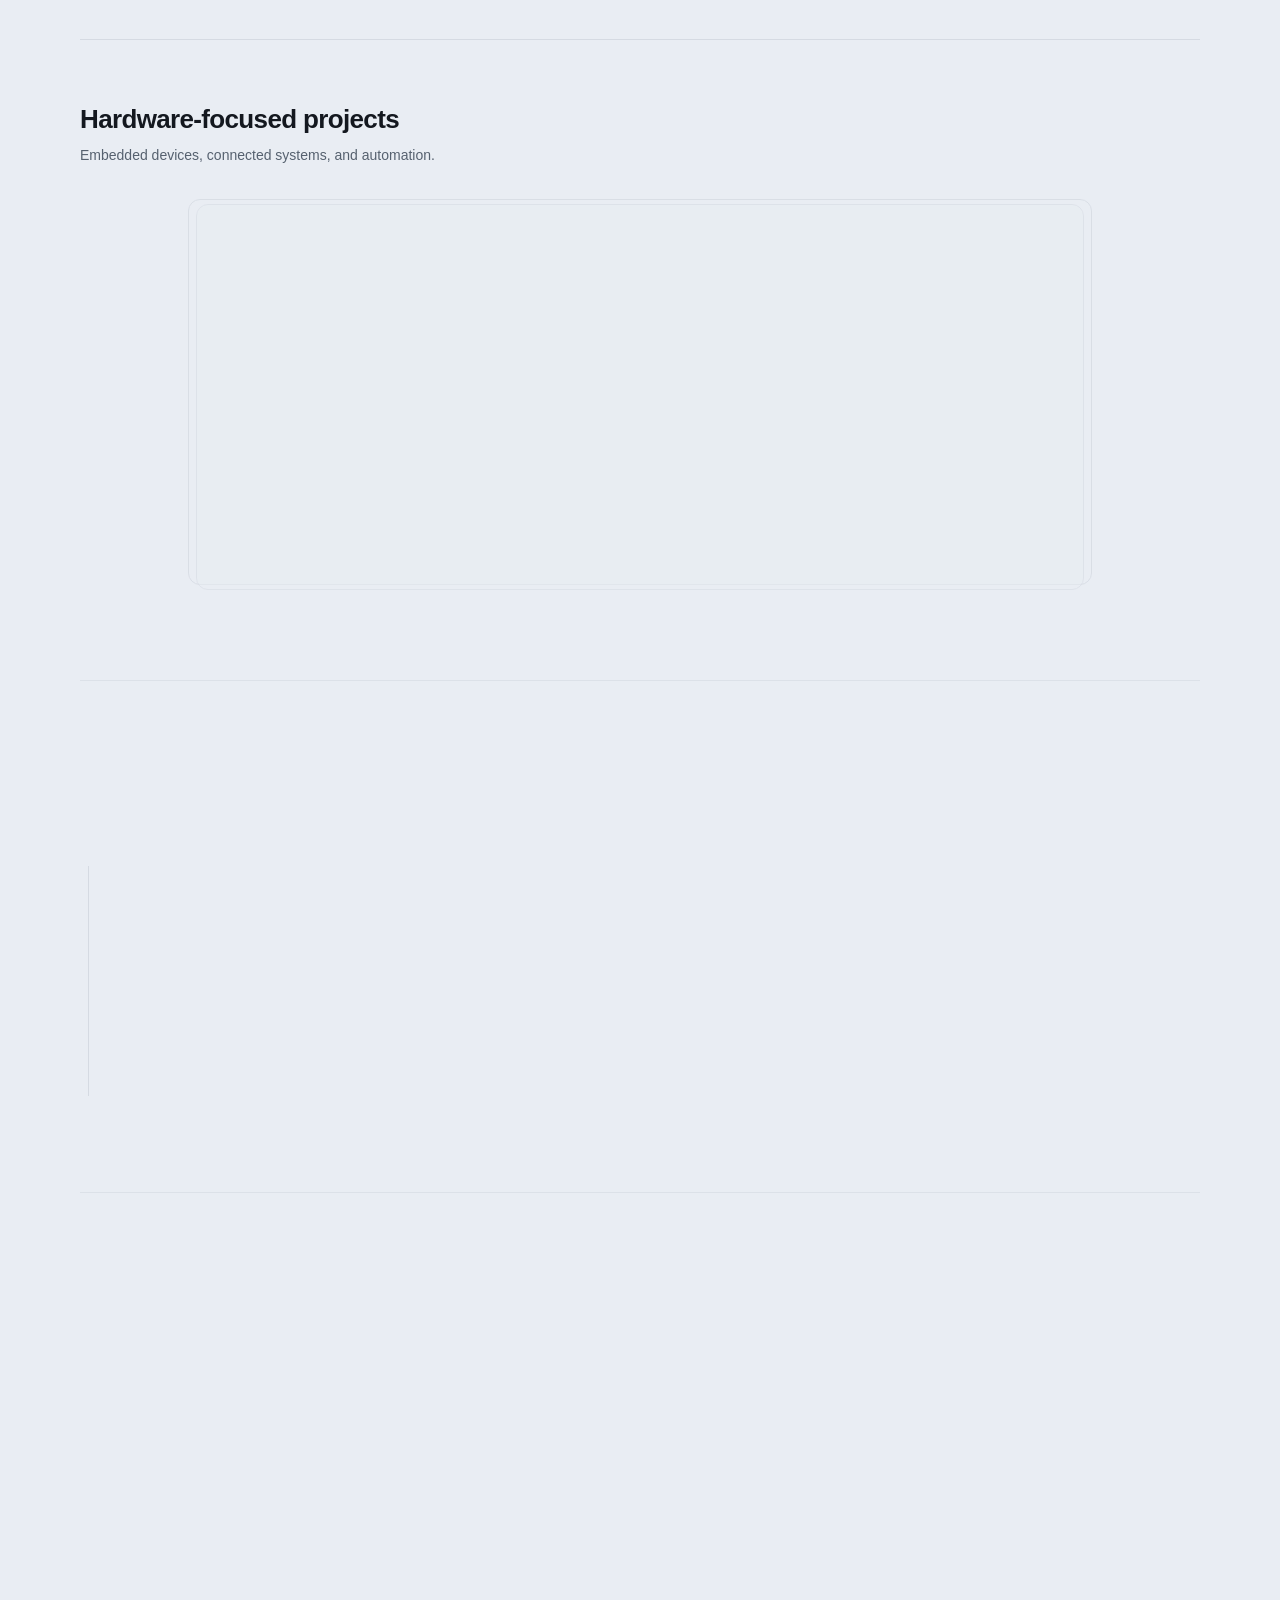
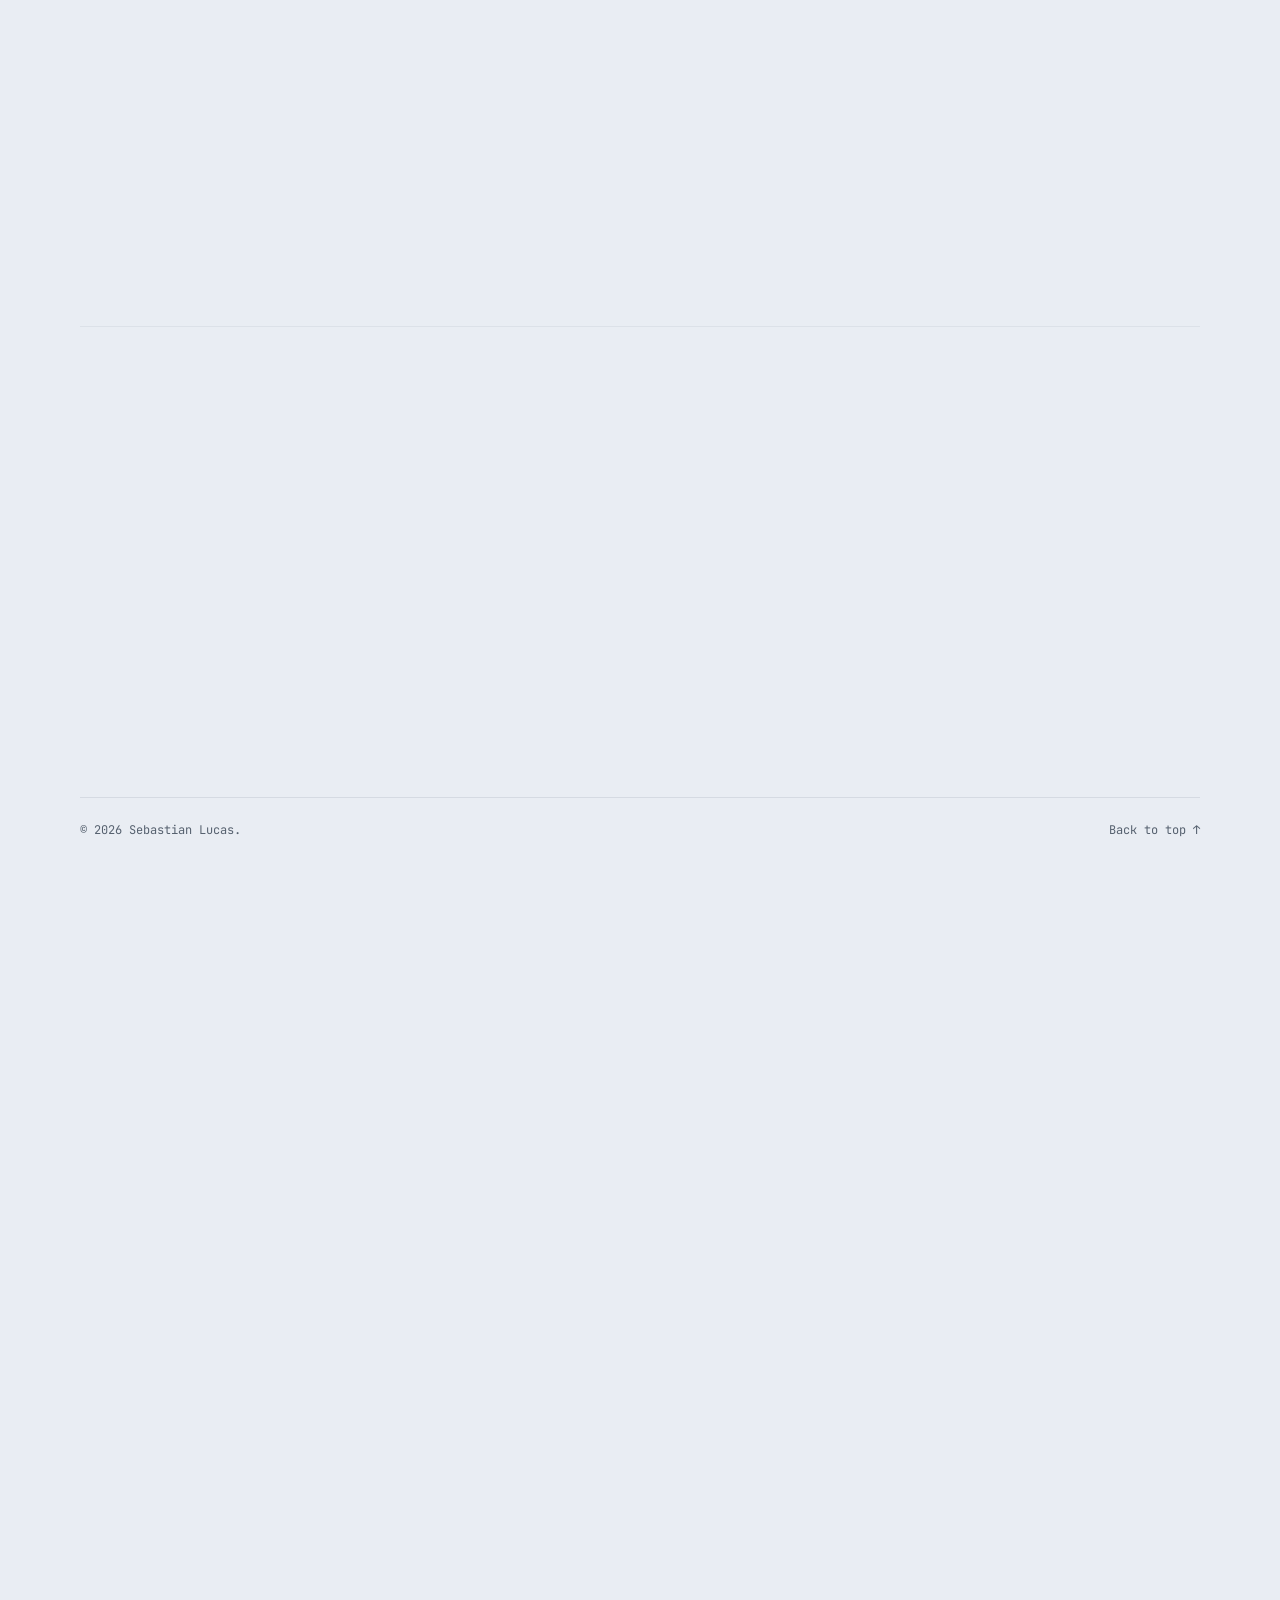
<file: skills.html>
<!doctype html><html lang="en"><head><meta charset="utf-8"><meta name="viewport" content="width=device-width, initial-scale=1"><meta http-equiv="refresh" content="0; url=index.html#about"><link rel="icon" type="image/png" href="assets/S%20stussy%20inspired.png?v=20260924"><title>Skills | Sebastian Lucas Tagalog</title><link rel="canonical" href="index.html#about"></head><body><p>Redirecting to <a href="index.html#about">Sebastian Lucas Tagalog’s portfolio</a>…</p></body></html>
</file>
<file: theme.css>
@import url("https://fonts.googleapis.com/css2?family=JetBrains+Mono:wght@400;500&display=swap");

:root {
  --paper: #E9EDF3;
  --surface: #E9EDF3;
  --ink: #14181F;
  --muted: #56616F;
  --line: #D5DAE2;
  --accent: #2954E0;
  --interactive-surface: #E9EDF3;
  --shadow-raised: 7px 7px 16px rgba(163, 174, 190, .42), -7px -7px 16px rgba(255, 255, 255, .82);
  --shadow-raised-hover: 10px 10px 20px rgba(163, 174, 190, .46), -8px -8px 18px rgba(255, 255, 255, .88);
  --shadow-inset: inset 4px 4px 9px rgba(163, 174, 190, .32), inset -4px -4px 9px rgba(255, 255, 255, .78);
  --interactive-shadow: rgba(72, 83, 101, .12);
  --interactive-glow-strength: 7%;
  --interactive-sheen-strength: 10%;
  --max: 1120px;
  --side: 80px;
  --radius: 12px;
  --ease: cubic-bezier(.22,1,.36,1);
  --header-offset: 64px;
}

html.dark {
  --paper: #1B1E24;
  --surface: #1B1E24;
  --ink: #F4F5F6;
  --muted: #B2B8C2;
  --line: #30343D;
  --accent: #6D8DFF;
  --interactive-surface: #1B1E24;
  --shadow-raised: 7px 7px 16px rgba(8, 10, 14, .48), -6px -6px 14px rgba(49, 54, 65, .34);
  --shadow-raised-hover: 10px 10px 20px rgba(8, 10, 14, .54), -8px -8px 18px rgba(49, 54, 65, .38);
  --shadow-inset: inset 4px 4px 9px rgba(8, 10, 14, .42), inset -4px -4px 9px rgba(49, 54, 65, .28);
  --interactive-shadow: rgba(0, 0, 0, .28);
  --interactive-glow-strength: 14%;
  --interactive-sheen-strength: 16%;
  color-scheme: dark;
}

* { box-sizing: border-box; }
html { scroll-behavior: smooth; color-scheme: light; }
body {
  margin: 0;
  background: var(--paper);
  color: var(--ink);
  font-family: "General Sans", -apple-system, BlinkMacSystemFont, "Segoe UI", sans-serif;
  font-size: 17px;
  line-height: 1.6;
  transition: background-color .25s ease, color .25s ease;
}
a { color: inherit; text-decoration: none; }
button, a, input { font: inherit; }
button { color: inherit; }
img { max-width: 100%; display: block; }
code, .meta-row, .pill, .tags, .timeline-year, .signal-readout, .booking-row, .automation-flow, .palette-hint {
  font-family: "JetBrains Mono", "SFMono-Regular", Consolas, monospace;
}
.container { width: min(calc(100% - 40px), var(--max)); margin-inline: auto; }
.site-header {
  position: sticky; top: 0; z-index: 20;
  padding-block: 8px;
}
.nav {
  width: min(calc(100% - 40px), 1040px);
  min-height: 48px;
  display: grid;
  grid-template-columns: 1fr auto 1fr;
  align-items: center;
  gap: 20px;
  padding: 5px 16px;
  border: 1px solid color-mix(in srgb, var(--line) 78%, transparent);
  border-radius: 999px;
  background: color-mix(in srgb, var(--paper) 90%, transparent);
  box-shadow: var(--shadow-raised);
  backdrop-filter: blur(18px);
}
.brand { font-size: 13px; font-weight: 600; letter-spacing: .08em; white-space: nowrap; }
.nav-links { display: flex; gap: 18px; align-items: center; justify-content: center; }
.nav-links a { position: relative; font-size: 13px; color: var(--muted); }
.nav-links a::after {
  content: ""; position: absolute; left: 0; bottom: -5px; width: 100%; height: 1px;
  background: var(--accent); transform: scaleX(0); transform-origin: left;
  transition: transform .22s ease-out;
}
.nav-links a:hover::after, .nav-links a:focus-visible::after { transform: scaleX(1); }
.nav-actions { justify-self: end; display: flex; gap: 12px; align-items: center; }
.resume-button, .primary-button, .secondary-button {
  display: inline-flex; align-items: center; justify-content: center;
  min-height: 40px; border: 1px solid var(--ink); border-radius: var(--radius);
  padding: 8px 14px; font-size: 14px; font-weight: 500;
}
.resume-button { min-height: 36px; border: 0; padding: 6px 2px; background: transparent; }
.resume-button:hover, .secondary-button:hover { border-color: var(--accent); color: var(--accent); }
.inspector-trigger span { display: inline-block; margin-left: 8px; color: var(--accent); font-size: 17px; line-height: 1; }
.inspector-trigger.is-open { border-color: var(--accent); color: var(--accent); background: color-mix(in srgb, var(--accent) 7%, transparent); }
.icon-button, .copy-button {
  width: 36px; height: 36px; display: inline-grid; place-items: center;
  border: 1px solid var(--line); border-radius: var(--radius);
  background: var(--paper); box-shadow: var(--shadow-raised); cursor: pointer;
}
.icon-button:hover, .copy-button:hover { border-color: var(--accent); color: var(--accent); }
.theme-icon::before { content: "☼"; font-size: 18px; }
html.dark .theme-icon::before { content: "☾"; }
:focus-visible { outline: 2px solid var(--accent); outline-offset: 2px; }
.idle-cat {
  position: fixed; z-index: 45; width: 48px; height: 36px;
  pointer-events: none; user-select: none;
  opacity: 0; visibility: hidden;
  transform: translate(0, 0) scale(1);
  image-rendering: pixelated;
  filter: drop-shadow(2px 3px 0 color-mix(in srgb, var(--ink) 18%, transparent));
  transition: left .3s cubic-bezier(.22, 1, .36, 1), top .3s cubic-bezier(.22, 1, .36, 1), opacity .16s ease, transform .38s cubic-bezier(.22, 1, .36, 1), visibility 0s linear .38s;
}
.idle-cat.is-visible {
  opacity: 1; visibility: visible;
  transition-delay: 0s;
}
.idle-cat.is-visible:not(.is-running-away) { animation: idle-cat-arrive .42s cubic-bezier(.2, .8, .25, 1.15) both; }
.idle-cat.is-running-away {
  opacity: 0; visibility: visible;
  transform: translate(var(--escape-x), var(--escape-y)) rotate(var(--escape-rotate)) scale(.72);
  transition-delay: 0s;
}
.idle-cat-laser {
  position: fixed; z-index: 44; width: 8px; height: 8px;
  border-radius: 50%; pointer-events: none; opacity: 0;
  background: #ff3b55;
  box-shadow: 0 0 0 3px rgba(255, 59, 85, .14), 0 0 12px 4px rgba(255, 59, 85, .52);
  transform: scale(.5);
  transition: opacity .16s ease, transform .2s ease;
}
.idle-cat-laser.is-visible { opacity: 1; transform: scale(1); animation: idle-cat-laser-pulse .8s ease-in-out infinite alternate; }
.idle-cat svg { display: block; width: 100%; height: 100%; overflow: visible; }
.idle-cat-fur, .idle-cat-tail { fill: #17191F; }
.idle-cat-ear { fill: #A95F70; }
.idle-cat-eye { fill: #F1C75B; }
.idle-cat-nose { fill: #D98A9D; }
.idle-cat-whisker { fill: #E5E8ED; }
.idle-cat-paw-tip { fill: #A95F70; }
.idle-cat-sprite {
  transform-box: fill-box; transform-origin: 55% 78%; transform-style: preserve-3d;
  will-change: transform;
  scale: var(--facing-scale, 1) 1;
}
.idle-cat-body {
  transform-box: fill-box; transform-origin: 22% 55%;
}
.idle-cat-head-group {
  transform-box: fill-box; transform-origin: 58% 76%;
  transform: perspective(72px) rotateY(var(--look-y, 0deg)) rotateX(var(--look-x, 0deg));
  transition: transform .24s cubic-bezier(.22, 1, .36, 1);
}
.idle-cat-reaching-paw {
  transform-box: fill-box; transform-origin: 0 0;
}
.idle-cat.is-visible[data-mood="playful"] .idle-cat-sprite { animation: idle-cat-playful 2.4s cubic-bezier(.45, 0, .35, 1) infinite; }
.idle-cat.is-visible[data-mood="curious"] .idle-cat-sprite { animation: idle-cat-curious 3.6s cubic-bezier(.45, 0, .35, 1) infinite; }
.idle-cat.is-visible[data-mood="pouncing"] .idle-cat-sprite { animation: idle-cat-pounce 1.8s cubic-bezier(.32, .02, .25, 1) infinite; }
.idle-cat.is-visible[data-mood="stretching"] .idle-cat-sprite { animation: idle-cat-stretch 3.8s cubic-bezier(.45, 0, .35, 1) infinite; }
.idle-cat.is-visible.is-running-away .idle-cat-sprite { animation: idle-cat-run-cycle .18s ease-in-out infinite alternate; }
.idle-cat.is-visible .idle-cat-reaching-paw { animation: idle-cat-paw-chase .82s ease-in-out infinite alternate; }
.idle-cat.is-visible[data-mood="stretching"] .idle-cat-body { animation: idle-cat-body-stretch 3.8s cubic-bezier(.45, 0, .35, 1) infinite; }
.idle-cat.is-visible[data-mood="stretching"] .idle-cat-reaching-paw { animation: idle-cat-full-stretch 3.8s cubic-bezier(.45, 0, .35, 1) infinite; }
.idle-cat.is-visible[data-mood="stretching"] .idle-cat-tail { animation-duration: 1.8s; }
.idle-cat.is-visible[data-look="up"] .idle-cat-reaching-paw { animation-delay: -.22s; }
.idle-cat.is-visible[data-look="down"] .idle-cat-reaching-paw { animation-delay: -.58s; }
.idle-cat.is-visible .idle-cat-tail {
  transform-box: fill-box; transform-origin: 100% 70%;
  animation: idle-cat-tail-play 1.15s ease-in-out infinite alternate;
}
.idle-cat.is-visible .idle-cat-eye {
  transform-box: fill-box; transform-origin: center;
  animation: idle-cat-blink 5.4s ease-in-out infinite;
}
@keyframes idle-cat-playful {
  0%, 100% { transform: translate(0, 0) rotate(0) scale(1, 1); }
  18% { transform: translate(0, 1px) rotate(-3deg) scale(1.04, .94); }
  38% { transform: translate(0, -5px) rotate(3deg) scale(.98, 1.06); }
  54% { transform: translate(1px, 0) rotate(0) scale(1.08, .88); }
  72% { transform: translate(-1px, -2px) rotate(-2deg) scale(.98, 1.03); }
}
@keyframes idle-cat-arrive {
  from { transform: translate(var(--arrival-x), 9px) scale(.72); }
  72% { transform: translate(-2px, -2px) scale(1.06); }
  to { transform: translate(0, 0) scale(1); }
}
@keyframes idle-cat-run-cycle {
  from { transform: translateY(-1px) scaleY(1.08); }
  to { transform: translateY(2px) scaleY(.88); }
}
@keyframes idle-cat-pounce {
  0%, 12%, 100% { transform: perspective(88px) rotateY(0) rotateX(0) translate(0, 0) rotate(0) scale(1, 1); }
  28% { transform: perspective(88px) rotateY(-12deg) rotateX(9deg) translate(1px, 2px) rotate(4deg) scale(1.12, .78); }
  48% { transform: perspective(88px) rotateY(18deg) rotateX(-13deg) translate(calc(3px + var(--leap-x, 0px)), calc(-10px + var(--leap-y, 0px))) rotate(-7deg) scale(.88, 1.16); }
  62% { transform: perspective(88px) rotateY(-10deg) rotateX(8deg) translate(calc(5px + var(--leap-x, 0px)), calc(-5px + var(--leap-y, 0px))) rotate(4deg) scale(1.12, .88); }
  76% { transform: perspective(88px) rotateY(6deg) rotateX(-3deg) translate(1px, 1px) rotate(-2deg) scale(.96, 1.05); }
  88% { transform: perspective(88px) rotateY(0) rotateX(0) translate(0, 0) rotate(0) scale(1.02, .98); }
}
@keyframes idle-cat-body-stretch {
  0%, 100% { transform: scaleX(1) translateY(0); }
  20% { transform: scaleX(1.02) translateY(1px); }
  48%, 68% { transform: scaleX(1.24) translateY(0); }
  84% { transform: scaleX(.96) translateY(1px); }
}
@keyframes idle-cat-full-stretch {
  0%, 100% { transform: perspective(50px) rotateY(0) rotateX(0) translate(0, 0) scale(1); }
  24% { transform: perspective(50px) rotateY(-8deg) rotateX(8deg) translate(0, 2px) scale(.94, .94); }
  50%, 68% { transform: perspective(50px) rotateY(14deg) rotateX(18deg) translate(3px, 5px) scale(1.1, 1.18); }
  86% { transform: perspective(50px) rotateY(-4deg) rotateX(-4deg) translate(-1px, -1px) scale(.98); }
}
@keyframes idle-cat-paw-chase {
  from { transform: perspective(42px) rotateY(-18deg) rotateX(-10deg) translate(0, 0); }
  to { transform: perspective(42px) rotateY(22deg) rotateX(18deg) translate(2px, 4px); }
}
@keyframes idle-cat-curious {
  0%, 100% { transform: perspective(100px) rotateY(0) rotateX(0) translate(0, 0) rotate(0) scale(1); }
  20%, 60% { transform: perspective(100px) rotateY(0) rotateX(0) translate(0, 0) rotate(0) scale(1); }
  34% { transform: perspective(100px) rotateY(-18deg) rotateX(4deg) translate(1px, -2px) rotate(8deg) scale(1.02, .98); }
  48% { transform: perspective(100px) rotateY(14deg) rotateX(-5deg) translate(-1px, 1px) rotate(-5deg) scale(.98, 1.02); }
  76% { transform: perspective(100px) rotateY(-8deg) rotateX(2deg) translate(0, -1px) rotate(3deg) scale(1.01, .99); }
}
@keyframes idle-cat-stretch {
  0%, 100% { transform: translate(0, 0) rotate(0) scale(1); }
  18% { transform: translate(0, 1px) rotate(0) scale(1, .9); }
  42% { transform: translate(-1px, -2px) rotate(-4deg) scale(1.12, .94); }
  58% { transform: translate(0, -3px) rotate(3deg) scale(.92, 1.1); }
  78% { transform: translate(1px, 0) rotate(0) scale(1.05, .96); }
}
@keyframes idle-cat-blink {
  0%, 91%, 95%, 100% { transform: scaleY(1); }
  93% { transform: scaleY(.12); }
}
@keyframes idle-cat-tail-play {
  from { transform: rotate(-12deg); }
  to { transform: rotate(16deg); }
}
@keyframes idle-cat-laser-pulse {
  from { box-shadow: 0 0 0 2px rgba(255, 59, 85, .12), 0 0 8px 3px rgba(255, 59, 85, .42); }
  to { box-shadow: 0 0 0 4px rgba(255, 59, 85, .2), 0 0 14px 6px rgba(255, 59, 85, .62); }
}
.skip-link {
  position: fixed; left: 12px; top: 12px; z-index: 50;
  transform: translateY(-150%); background: var(--surface); border: 1px solid var(--line);
  padding: 8px 12px;
}
.skip-link:focus { transform: translateY(0); }
.system-progress { position: fixed; z-index: 25; left: 0; top: var(--header-offset); width: 3px; height: calc(100vh - var(--header-offset)); background: var(--line); }
.system-progress span { display: block; width: 100%; height: 0; background: var(--accent); transition: height .2s linear; }
.hero-layout { display: grid; grid-template-columns: minmax(0, .85fr) minmax(420px, 1.15fr); gap: 56px; align-items: start; }
.eyebrow, .visual-header, .visual-readout, .system-inspector, .architecture-node, .architecture-intro { font: 11px/1.4 "JetBrains Mono", monospace; letter-spacing: .04em; text-transform: uppercase; }
.eyebrow { color: var(--accent); margin: 0 0 18px; }
.hero-actions { display: flex; gap: 10px; flex-wrap: wrap; margin-top: 28px; }
.hero-actions .primary-button, .hero-actions .secondary-button { cursor: pointer; }
.hero-actions .primary-button span { margin-left: 8px; transition: transform .2s var(--ease); }
.hero-actions .primary-button:hover span { transform: translate(3px, 3px); }
.system-inspector { display: grid; gap: 0; max-width: 420px; margin-top: 20px; border-top: 1px solid var(--line); background: var(--surface); }
.system-inspector[hidden] { display: none; }
.system-inspector div { display: flex; justify-content: space-between; gap: 16px; padding: 10px 12px; border-bottom: 1px solid var(--line); }
.system-inspector span { color: var(--muted); }
.system-inspector strong { font-weight: 400; text-align: right; }
.system-visual { min-width: 0; border: 1px solid var(--line); background: var(--surface); padding: 14px; overflow: hidden; }
.visual-header, .visual-readout { display: flex; justify-content: space-between; gap: 16px; color: var(--muted); }
.system-svg { display: block; width: 100%; height: auto; margin: 8px 0; color: var(--line); overflow: visible; }
.system-visual.is-domain-focused .system-svg { filter: drop-shadow(0 0 18px color-mix(in srgb, var(--accent) 14%, transparent)); }
.system-visual.is-domain-focused .system-svg > rect { opacity: 0; }
.system-visual.is-domain-focused .system-node:not(.is-selected) { visibility: hidden; opacity: 0; pointer-events: none; }
.system-visual.is-domain-focused .system-path { opacity: 0; }
.system-visual.is-domain-focused .signal-pulses { opacity: 0; transition: opacity .25s ease; }
.system-visual.is-domain-focused .node-inspection { animation: inspection-reveal .65s ease both; }
.system-node { cursor: pointer; outline: none; transform-box: fill-box; transform-origin: center; opacity: 1; visibility: visible; transition: transform .55s var(--ease), opacity .55s ease, visibility 0s linear; }
.system-node circle { fill: var(--surface); stroke: var(--line); stroke-width: 1.5; transition: fill .35s ease, stroke .35s ease; }
.system-node text { fill: var(--ink); font: 500 11px "JetBrains Mono", monospace; text-anchor: middle; pointer-events: none; transition: fill .35s ease, letter-spacing .35s ease, opacity .35s ease; }
.system-node .node-sub { fill: var(--muted); font-size: 8px; font-weight: 400; transition: fill .35s ease, opacity .35s ease; }
.system-node:hover circle, .system-node:focus-visible circle, .system-node.is-hovered circle, .system-node.is-focused circle, .system-node.is-selected circle, .system-node.is-signaled circle { fill: color-mix(in srgb, var(--accent) 10%, var(--surface)); stroke: var(--accent); }
.system-node:hover, .system-node:focus-visible, .system-node.is-hovered, .system-node.is-focused, .system-node.is-signaled { transform: scale(1.06); }
.system-node:hover .node-label, .system-node:focus-visible .node-label, .system-node.is-hovered .node-label, .system-node.is-focused .node-label, .system-node.is-selected .node-label, .system-node.is-signaled .node-label { fill: var(--accent); letter-spacing: .04em; }
.system-node:hover .node-sub, .system-node:focus-visible .node-sub, .system-node.is-hovered .node-sub, .system-node.is-focused .node-sub, .system-node.is-selected .node-sub, .system-node.is-signaled .node-sub { fill: var(--ink); }
.system-node:hover .node-sub, .system-node:focus-visible .node-sub, .system-node.is-hovered .node-sub, .system-node.is-focused .node-sub, .system-node.is-selected .node-sub, .system-node.is-signaled .node-sub { opacity: .98; }
.system-node.node-core circle { fill: var(--ink); stroke: var(--ink); }
.system-node.node-core text { fill: var(--paper); }
.system-node.node-core .node-sub { fill: color-mix(in srgb, var(--paper) 70%, transparent); }
.system-path { stroke: var(--line); stroke-dasharray: 5 8; opacity: 1; transition: opacity .55s ease, stroke .2s ease, stroke-width .2s ease; }
.system-svg > rect { transition: opacity .55s ease; }
.system-path.is-active, .system-path.is-signaled { stroke: var(--accent); stroke-width: 2.5; }
.signal-pulses circle { fill: var(--accent); filter: drop-shadow(0 0 3px color-mix(in srgb, var(--accent) 55%, transparent)); }
.visual-readout { border-top: 1px solid var(--line); padding-top: 10px; font-size: 10px; }
.visual-readout span:first-child { color: var(--ink); }
.node-inspection { display: grid; grid-template-columns: auto 1fr; column-gap: 14px; row-gap: 3px; margin-top: 14px; padding: 14px 0 2px; border-top: 1px solid var(--line); }
.node-inspection-label { grid-row: span 2; align-self: start; padding: 4px 6px; border: 1px solid var(--accent); color: var(--accent); font: 10px "JetBrains Mono", monospace; }
.node-inspection strong { font-size: 15px; font-weight: 500; }
.node-inspection p { grid-column: 2; margin: 0; color: var(--muted); font-size: 13px; line-height: 1.45; }
.node-inspection-skills { grid-column: 2; display: grid; gap: 3px; color: var(--muted); font: 10px/1.5 "JetBrains Mono", monospace; }
.node-inspection-skills span:first-child { color: var(--accent); text-transform: uppercase; }
.node-inspection-actions { grid-column: 2; display: flex; align-items: center; flex-wrap: wrap; gap: 8px 16px; margin-top: 4px; }
.node-evidence-link { display: inline-flex; align-items: center; gap: 7px; color: var(--accent); font: 11px "JetBrains Mono", monospace; text-decoration: underline; text-decoration-color: color-mix(in srgb, var(--accent) 45%, transparent); text-underline-offset: 3px; }
.node-reset { padding: 5px 8px; border: 1px solid var(--line); background: transparent; color: var(--muted); font: 10px "JetBrains Mono", monospace; cursor: pointer; }
.node-reset:hover:not(:disabled) { border-color: var(--accent); color: var(--accent); }
.node-reset:disabled { opacity: .5; cursor: default; }
@keyframes inspection-reveal { from { opacity: .35; transform: translateY(8px); } to { opacity: 1; transform: none; } }
.architecture-panel { display: grid; grid-template-columns: .8fr 1.2fr; gap: 24px; padding: 20px 0 26px; border-bottom: 1px solid var(--line); }
.architecture-intro p { margin: 10px 0 0; max-width: 34ch; color: var(--muted); font: 15px/1.55 inherit; text-transform: none; letter-spacing: 0; }
.architecture-flow { display: grid; grid-template-columns: 1fr auto 1fr auto 1fr auto 1fr; gap: 8px; align-items: center; }
.architecture-node { min-height: 86px; display: grid; align-content: center; gap: 4px; padding: 10px; border: 1px solid var(--line); background: transparent; color: var(--ink); text-align: left; cursor: pointer; transition: border-color .2s ease, background-color .2s ease; }
.architecture-node span, .architecture-node small { color: var(--muted); font-size: 9px; }
.architecture-node strong { font: 500 12px "JetBrains Mono", monospace; text-transform: none; letter-spacing: 0; }
.architecture-node:hover, .architecture-node:focus-visible, .architecture-node.is-selected { border-color: var(--accent); background: color-mix(in srgb, var(--accent) 7%, transparent); }
.architecture-arrow { color: var(--accent); font-size: 18px; }

.hero { padding-top: 128px; padding-bottom: 96px; }
.hero h1 {
  margin: 0; max-width: 850px; font-size: 64px; line-height: 1.15; letter-spacing: -.035em;
  font-weight: 600;
}
.role { margin: 14px 0 0; font-size: 20px; color: var(--muted); max-width: 68ch; }
.hero-rule { height: 1px; background: var(--line); margin: 56px 0 0; transform-origin: left; }
.meta-grid { margin-top: 20px; display: grid; gap: 10px; max-width: 760px; }
.meta-row { display: grid; grid-template-columns: 110px 1fr; gap: 18px; font-size: 13px; align-items: center; }
.meta-row > span:first-child { color: var(--muted); }
.meta-row code { font: inherit; color: var(--ink); }
.meta-links { display: flex; gap: 18px; font-family: inherit; font-size: 13px; }
.meta-links a { text-decoration: underline; text-decoration-color: transparent; text-underline-offset: 3px; }
.meta-links a:hover { color: var(--accent); text-decoration-color: var(--accent); }
.status-dot { display: inline-block; width: 7px; height: 7px; border-radius: 50%; background: var(--accent); margin-right: 8px; }

.section { padding-block: 96px; border-top: 1px solid var(--line); }
.section-heading { margin-bottom: 48px; }
.section-heading h2 { margin: 0; font-size: 36px; line-height: 1.15; letter-spacing: -.025em; font-weight: 600; }
.about-grid { display: grid; grid-template-columns: minmax(0, 1fr) 280px; gap: 64px; align-items: start; }
.prose { max-width: 68ch; }
.prose p { margin: 0 0 20px; }
.profile-flip { width: 280px; aspect-ratio: 4 / 5; padding: 0; border: 0; background: transparent; cursor: pointer; perspective: 1100px; }
.profile-flip-inner { position: relative; display: block; width: 100%; height: 100%; transform-style: preserve-3d; transition: transform .75s cubic-bezier(.2,.75,.25,1); }
.profile-flip.is-flipped .profile-flip-inner { transform: rotateY(180deg); }
.profile-face { position: absolute; inset: 0; display: block; backface-visibility: hidden; }
.profile-face .profile-photo { width: 100%; height: 100%; object-fit: cover; border-radius: 4px; }
.profile-front .profile-photo { object-position: 54% 56%; }
.profile-back .profile-photo { object-position: 50% 48%; }
.profile-back { transform: rotateY(180deg); }
.profile-flip:hover .profile-photo { outline: 1px solid color-mix(in srgb, var(--accent) 60%, transparent); outline-offset: 4px; }
.profile-flip:focus-visible { outline: 2px solid var(--accent); outline-offset: 6px; }

.skills-groups { display: grid; gap: 40px; }
.skill-group { display: grid; grid-template-columns: 200px 1fr; gap: 24px; }
.skill-group h3 { margin: 3px 0 0; font-size: 17px; font-weight: 500; }
.pills { display: flex; flex-wrap: wrap; gap: 8px; }
.pill {
  display: inline-flex; align-items: center; gap: 8px; border: 1px solid var(--line);
  border-radius: 2px; padding: 7px 10px; font-size: 13px; background: transparent;
}
.pill-mark {
  display: inline-grid; place-items: center; min-width: 20px; height: 20px;
  border: 1px solid var(--line); font-size: 9px; line-height: 1;
}

.projects-heading { display: flex; justify-content: space-between; align-items: end; gap: 24px; }
.projects-intro { max-width: 62ch; margin: 14px 0 0; color: var(--muted); font-size: 17px; }
.section-note { margin: 0; color: var(--muted); font-family: "JetBrains Mono", monospace; font-size: 13px; }
.project-browse { display: grid; grid-template-columns: repeat(2, minmax(0, 1fr)); gap: 12px; margin: 0 0 64px; }
.project-browse-link {
  display: grid; grid-template-columns: minmax(0, 1fr); align-items: center;
  min-width: 0; padding: 12px 16px; border: 1px solid var(--line); border-radius: 12px;
  background: var(--surface); transition: border-color .2s ease;
}
.project-browse-link:hover { border-color: var(--accent); }
.project-browse-link strong, .project-browse-link small { display: block; }
.project-browse-link strong { font-size: 13px; font-weight: 500; }
.project-browse-link small { margin-top: 2px; color: var(--muted); font-size: 11px; }
.project-focus { scroll-margin-top: 92px; }
.project-focus + .project-focus { margin-top: 88px; padding-top: 64px; border-top: 1px solid var(--line); }
.project-focus-heading { display: grid; grid-template-columns: minmax(0, 1fr); align-items: start; margin-bottom: 28px; }
.project-focus-heading h3 { margin: 0; font-size: 26px; line-height: 1.2; letter-spacing: -.025em; font-weight: 600; }
.project-focus-heading p:not(.eyebrow) { max-width: 64ch; margin: 8px 0 0; color: var(--muted); font-size: 14px; }
.project-grid { display: grid; grid-template-columns: minmax(0, 1fr); gap: 24px; align-items: stretch; }
.project-carousel-status:not(:empty) {
  position: absolute; width: 1px; height: 1px; padding: 0; margin: -1px;
  overflow: hidden; clip: rect(0, 0, 0, 0); white-space: nowrap; border: 0;
}
.project-grid.is-carousel {
  position: relative; isolation: isolate; display: grid; gap: 0;
  width: min(100%, 920px); margin-inline: auto;
}
.project-grid.is-carousel::before, .project-grid.is-carousel::after {
  content: ""; position: absolute; z-index: -1; height: calc(100% - 6px);
  border: 1px solid var(--line); border-radius: var(--radius); background: var(--surface);
  pointer-events: none;
}
.project-grid.is-carousel::before { inset: 5px 8px 0; opacity: .8; }
.project-grid.is-carousel::after { inset: 10px 16px 0; opacity: .55; }
.project-grid.is-carousel .project-card { grid-area: 1 / 1; width: 100%; }
.project-grid.is-carousel .project-card:not(.is-active):not(.is-entering):not(.is-exiting) {
  position: absolute; inset: 0; height: 100%; min-height: 0;
  visibility: hidden; opacity: 0; pointer-events: none;
}
.project-grid.is-carousel .project-card.is-active { position: relative; z-index: 1; }
.project-grid.is-carousel .project-card.is-entering {
  position: absolute; z-index: 2; inset: 0; height: 100%; min-height: 0;
  visibility: visible; opacity: 0; pointer-events: none;
  transform: translateX(var(--project-enter-offset, 18px)) scale(.99);
  transition: opacity .58s ease, transform .72s cubic-bezier(.22, 1, .36, 1);
}
.project-grid.is-carousel .project-card.is-entering.is-entered {
  opacity: 1; transform: translateX(0) scale(1);
}
.project-grid.is-carousel .project-card.is-exiting {
  z-index: 1; opacity: 0; pointer-events: none;
  transform: translateX(var(--project-exit-offset, -18px)) scale(.99);
  transition: opacity .58s ease, transform .72s cubic-bezier(.22, 1, .36, 1);
}
.project-grid.is-carousel .project-card.is-active.is-exiting { position: relative; }
.project-card {
  --project-glow: var(--accent);
  display: flex;
  flex-direction: column;
  min-width: 0;
  height: 390px;
  border: 1px solid var(--line);
  border-radius: var(--radius);
  background: radial-gradient(circle at 88% 0%, color-mix(in srgb, var(--project-glow) 3%, transparent), transparent 48%), var(--surface);
  overflow: hidden;
  scroll-margin-top: 96px;
  transition: border-color .45s ease, background .45s ease, box-shadow .45s ease;
}
.project-focus-software .project-card:nth-child(1) { --project-glow: #5369B3; }
.project-focus-software .project-card:nth-child(2) { --project-glow: #168A86; }
.project-focus-hardware .project-card:nth-child(1) { --project-glow: #B56A2A; }
.project-focus-hardware .project-card:nth-child(2) { --project-glow: #527E76; }
.project-card.is-expanded { height: auto; min-height: 390px; }
.project-card:is(:hover, :focus-within) {
  border-color: color-mix(in srgb, var(--project-glow) 52%, var(--line));
  background: radial-gradient(circle at var(--pointer-x, 88%) var(--pointer-y, 0%), color-mix(in srgb, var(--project-glow) var(--interactive-glow-strength), transparent), transparent 52%), var(--interactive-surface);
  box-shadow: 0 14px 34px color-mix(in srgb, var(--interactive-shadow) 100%, transparent);
}
.project-summary {
  display: grid;
  flex: 1;
  grid-template-columns: minmax(0, .9fr) minmax(0, 1.1fr);
  grid-template-rows: auto 1fr auto;
  min-width: 0;
  min-height: 248px;
  width: 100%;
  padding: 0;
  text-align: left;
  border: 0;
  background: transparent;
  cursor: pointer;
}
.project-preview {
  grid-column: 1;
  grid-row: 1 / 4;
  min-height: 100%;
  position: relative; isolation: isolate; overflow: hidden;
  border-right: 1px solid var(--line); display: flex; flex-direction: column; justify-content: center;
  gap: 14px; padding: 20px 24px; color: var(--muted);
  background: radial-gradient(ellipse at 82% 18%, color-mix(in srgb, var(--project-glow) 12%, transparent), transparent 48%), var(--paper);
  transition: background .45s ease, color .45s ease;
}
.project-preview::before {
  content: ""; position: absolute; z-index: -1; width: 190px; aspect-ratio: 1; right: -72px; bottom: -132px;
  border: 1px solid color-mix(in srgb, var(--project-glow) 22%, transparent); border-radius: 50%;
  box-shadow: 0 0 0 22px color-mix(in srgb, var(--project-glow) 3%, transparent), 0 0 0 44px color-mix(in srgb, var(--project-glow) 2%, transparent);
  pointer-events: none;
}
.project-card:is(:hover, :focus-within) .project-preview {
  background: radial-gradient(ellipse at 82% 18%, color-mix(in srgb, var(--project-glow) 18%, transparent), transparent 52%), var(--paper);
  color: var(--ink);
}
.signal-line, .automation-flow { display: flex; align-items: center; gap: 12px; font-family: "JetBrains Mono", monospace; font-size: 13px; }
.signal-line b, .automation-flow b { color: var(--accent); font-weight: 400; }
.signal-readout { display: flex; gap: 20px; font-size: 10px; margin-top: 18px; }
.signal-readout strong { color: var(--accent); font-weight: 500; }
.preview-neurovia { align-items: flex-start; }
.preview-neurovia .signal-line { width: 100%; justify-content: space-between; gap: 8px; }
.preview-neurovia .signal-line span { padding: 10px 12px; border: 1px solid color-mix(in srgb, var(--project-glow) 30%, var(--line)); border-radius: 9px; background: color-mix(in srgb, var(--surface) 72%, transparent); }
.preview-neurovia .signal-readout { width: 100%; justify-content: space-between; margin: 0; }
.preview-booking { align-items: stretch; gap: 10px; }
.booking-preview-window { width: min(100%, 430px); margin-inline: auto; padding: 13px 15px; border: 1px solid var(--line); border-radius: 12px; background: color-mix(in srgb, var(--surface) 86%, transparent); }
.booking-preview-heading { display: flex; justify-content: space-between; align-items: center; gap: 12px; margin-bottom: 8px; color: var(--ink); font-size: 11px; }
.booking-preview-heading span + span { color: var(--muted); font: 8px "JetBrains Mono", monospace; }
.booking-row {
  display: grid; grid-template-columns: 70px 1fr 90px; gap: 12px; align-items: center;
  width: 100%; font-size: 10px;
}
.booking-row i { height: 1px; background: var(--line); }
.preview-automation { align-items: stretch; }
.preview-automation .automation-flow { justify-content: center; min-height: 44px; padding: 8px 12px; border: 1px solid color-mix(in srgb, var(--project-glow) 28%, var(--line)); border-radius: 10px; background: color-mix(in srgb, var(--surface) 72%, transparent); }
.preview-automation pre {
  width: min(100%, 430px); margin: 0 auto; padding: 10px 12px;
  border: 1px solid var(--line); border-radius: 8px; background: color-mix(in srgb, var(--surface) 88%, transparent);
  font: 11px/1.6 "JetBrains Mono", monospace; color: var(--muted);
}
.preview-storefront { align-items: stretch; }
.storefront-preview { display: grid; grid-template-columns: auto 1fr auto; align-items: center; gap: 16px; min-height: 100px; padding: 16px; border: 1px solid color-mix(in srgb, var(--project-glow) 30%, var(--line)); border-radius: 12px; background: color-mix(in srgb, var(--surface) 84%, transparent); }
.storefront-sidebar, .storefront-cart { color: var(--muted); font: 8px/1.6 "JetBrains Mono", monospace; }
.storefront-products { display: grid; grid-template-columns: repeat(3, minmax(0, 1fr)); gap: 8px; height: 68px; }
.storefront-products i { border-radius: 6px; background: linear-gradient(155deg, color-mix(in srgb, var(--project-glow) 28%, var(--surface)), color-mix(in srgb, var(--project-glow) 8%, var(--paper))); }
.storefront-products i:nth-child(2) { transform: translateY(6px); }
.storefront-products i:nth-child(3) { transform: translateY(-3px); }
.storefront-cart b { color: var(--project-glow); font-weight: 500; }
.project-title-row { grid-column: 2; grid-row: 1; padding: 20px 24px 6px; display: flex; justify-content: space-between; gap: 20px; align-items: baseline; }
.project-title-row h4 { margin: 0; font-size: 22px; line-height: 1.2; font-weight: 600; }
.tags { display: flex; gap: 6px; flex-wrap: wrap; justify-content: flex-end; }
.tags span { border: 1px solid var(--line); padding: 3px 7px; font-size: 11px; color: var(--muted); border-radius: 2px; }
.project-pitch { grid-column: 2; grid-row: 2; margin: 0; padding: 6px 24px; max-width: 72ch; color: var(--muted); }
.expand-hint { grid-column: 2; grid-row: 3; display: block; padding: 10px 24px 14px; color: var(--muted); font: 12px "JetBrains Mono", monospace; }
.project-explore {
  display: inline-flex; align-items: center; gap: 8px; margin: 0; padding: 8px 10px;
  border: 1px solid var(--ink); border-radius: var(--radius); font: 12px "JetBrains Mono", monospace;
}
.project-actions { display: flex; flex-wrap: wrap; gap: 8px; margin-top: auto; padding: 8px 24px 10px calc(45% + 24px); }
.project-sequence {
  display: flex; justify-content: center; align-items: center;
  flex: 0 0 auto; margin-left: 0; padding: 10px 24px 20px; border-top: 1px solid var(--line);
}
.project-sequence-link {
  display: inline-grid; flex: 0 0 48px; place-items: center;
  width: 48px; height: 48px; aspect-ratio: 1; box-sizing: border-box;
  border: 1px solid var(--line); border-radius: 50%;
  background: var(--paper); color: var(--accent);
  box-shadow: var(--shadow-raised);
  transition: color .2s ease, border-color .2s ease, background .2s ease, box-shadow .2s ease;
}
.project-sequence-link span { font: 24px/1 Arial, sans-serif; }
.project-sequence-link:focus-visible { outline: 2px solid var(--accent); outline-offset: 4px; }
.project-sequence-link:hover {
  border-color: color-mix(in srgb, var(--accent) 45%, var(--line));
  background: var(--surface); color: var(--ink); box-shadow: var(--shadow-raised-hover);
}
.project-explore:hover { border-color: var(--accent); color: var(--accent); }
.project-details { padding: 0 24px 26px; }
.project-details[hidden] { display: none; }
.project-details dl { margin: 0; border-top: 1px solid var(--line); }
.project-details dl > div { display: grid; grid-template-columns: 100px 1fr; gap: 24px; padding: 18px 0; border-bottom: 1px solid var(--line); }
.project-details dt { color: var(--muted); font: 13px "JetBrains Mono", monospace; }
.project-details dd { margin: 0; max-width: 70ch; }

.timeline { border-left: 1px solid var(--line); margin-left: 8px; }
.timeline-item { display: grid; grid-template-columns: 100px 1fr; gap: 24px; padding: 0 0 36px 24px; position: relative; }
.timeline-item::before {
  content: ""; position: absolute; left: -4px; top: 7px; width: 7px; height: 7px;
  background: var(--paper); border: 1px solid var(--accent); border-radius: 50%;
}
.timeline-year { color: var(--muted); font-size: 13px; }
.timeline-item h3 { margin: 0 0 6px; font-size: 20px; font-weight: 600; }
.timeline-item p { margin: 0; color: var(--muted); max-width: 68ch; }
.certification-grid { display: grid; grid-template-columns: repeat(2, minmax(0, 1fr)); gap: 24px; }
.certification-card {
  --credential-glow: #C3A35B;
  display: grid; grid-template-columns: 44px 1fr; gap: 20px; min-height: 170px;
  position: relative; isolation: isolate; overflow: hidden;
  padding: 24px; border: 1px solid var(--line); border-radius: var(--radius);
  background: radial-gradient(circle at var(--pointer-x, 100%) var(--pointer-y, 0%), color-mix(in srgb, var(--credential-glow) 3%, transparent), transparent 55%), var(--surface);
  transition: transform .5s var(--ease), border-color .4s ease, background .5s ease, box-shadow .5s ease;
}
.certification-card::before {
  content: ""; position: absolute; z-index: -1; inset: 0;
  background: linear-gradient(115deg, transparent 35%, color-mix(in srgb, var(--credential-glow) var(--interactive-sheen-strength), transparent) 50%, transparent 65%);
  transform: translateX(-120%); transition: transform .75s var(--ease), opacity .4s ease;
  pointer-events: none;
}
.certification-card:nth-child(2n) { --credential-glow: #8CA8B2; }
.certification-card:is(:hover, :focus-within) {
  border-color: color-mix(in srgb, var(--credential-glow) 55%, var(--line));
  background: radial-gradient(circle at var(--pointer-x, 100%) var(--pointer-y, 0%), color-mix(in srgb, var(--credential-glow) var(--interactive-glow-strength), transparent), transparent 58%), var(--interactive-surface);
  box-shadow: 0 16px 38px color-mix(in srgb, var(--interactive-shadow) 100%, transparent);
  transform: perspective(1000px) translateY(-4px) rotateX(var(--tilt-y, 0deg)) rotateY(var(--tilt-x, 0deg));
  will-change: transform, background;
}
.certification-card:is(:hover, :focus-within)::before { transform: translateX(120%); opacity: .8; }
.certification-card:is(:hover, :focus-within) .certification-index,
.certification-card:is(:hover, :focus-within) .certification-meta { color: var(--credential-glow); }
.certification-card > * { position: relative; }
.certification-card h3, .certification-card p { transition: color .35s ease; }
.certification-card:is(:hover, :focus-within) h3 { color: color-mix(in srgb, var(--ink) 88%, var(--credential-glow)); }
.certification-card:is(:hover, :focus-within) p { color: var(--ink); }
.certification-index { color: var(--accent); font: 12px "JetBrains Mono", monospace; }
.certification-card h3 { margin: 0 0 8px; font-size: 20px; line-height: 1.25; font-weight: 600; }
.certification-card p { margin: 0 0 18px; color: var(--muted); }
.certification-meta { color: var(--muted); font: 11px "JetBrains Mono", monospace; text-transform: uppercase; letter-spacing: .04em; }
.certification-empty { background: transparent; }
.certification-button {
  display: inline-flex; align-items: center; gap: 8px; margin-top: 20px; padding: 7px 10px;
  border: 1px solid var(--ink); border-radius: var(--radius); font: 12px "JetBrains Mono", monospace;
}
.certification-button:hover { border-color: var(--accent); color: var(--accent); }
.certification-button.is-disabled { border-color: var(--line); color: var(--muted); cursor: not-allowed; }
.verification-info { margin-top: 12px; font: 12px "JetBrains Mono", monospace; }
.verification-info summary { display: inline-block; padding: 5px 8px; border: 1px solid var(--line); color: var(--muted); cursor: pointer; list-style: none; }
.verification-info summary::-webkit-details-marker { display: none; }
.verification-info summary::before { content: "+"; margin-right: 7px; color: var(--accent); }
.verification-info[open] summary::before { content: "-"; }
.verification-info summary:hover { border-color: var(--accent); color: var(--accent); }
.verification-info dl { display: grid; gap: 7px; margin: 12px 0 0; padding-top: 12px; border-top: 1px solid var(--line); }
.verification-info dl > div { display: grid; grid-template-columns: minmax(0, 1fr) auto; gap: 16px; }
.verification-info dt { color: var(--muted); }
.verification-info dd { margin: 0; color: var(--ink); text-align: right; }

.contact-layout { display: grid; grid-template-columns: 1.2fr .8fr; gap: 80px; }
.contact-lead { max-width: 60ch; font-size: 20px; margin: 0 0 28px; }
.contact-actions { display: flex; gap: 10px; flex-wrap: wrap; }
.primary-button { background: var(--ink); color: var(--paper); border-color: var(--ink); }
.primary-button:hover { background: var(--accent); border-color: var(--accent); }
.contact-details { border-top: 1px solid var(--line); }
.contact-row { padding: 18px 0; border-bottom: 1px solid var(--line); display: grid; gap: 8px; }
.contact-row > span { color: var(--muted); font: 13px "JetBrains Mono", monospace; }
.copy-line, .social-links { display: flex; gap: 10px; align-items: center; flex-wrap: wrap; }
.copy-line a, .social-links a { text-decoration: underline; text-decoration-color: var(--line); text-underline-offset: 4px; }
.copy-line a:hover, .social-links a:hover { color: var(--accent); text-decoration-color: var(--accent); }
.copy-button { width: 32px; height: 32px; }

.footer { min-height: 80px; padding-block: 24px; border-top: 1px solid var(--line); display: flex; justify-content: space-between; gap: 20px; color: var(--muted); font: 12px "JetBrains Mono", monospace; }
.footer a:hover { color: var(--accent); }

.project-detail-hero { padding: 32px 0 72px; border-bottom: 1px solid var(--line); }
.project-back-link { display: inline-flex; align-items: center; gap: 7px; margin-bottom: 64px; color: var(--muted); font: 12px "JetBrains Mono", monospace; }
.project-back-link span { color: var(--accent); transition: transform .2s var(--ease); }
.project-back-link:hover { color: var(--accent); }
.project-back-link:hover span { transform: translateX(-3px); }
.project-detail-hero h1 { max-width: 850px; margin: 0; font-size: 58px; line-height: 1.08; letter-spacing: -.035em; font-weight: 600; }
.project-detail-lead { max-width: 68ch; margin: 20px 0 0; color: var(--muted); font-size: 20px; }
.project-detail-meta { display: flex; gap: 8px; flex-wrap: wrap; margin-top: 28px; }
.project-detail-meta span { border: 1px solid var(--line); padding: 5px 8px; color: var(--muted); font: 11px "JetBrains Mono", monospace; }
.project-detail-layout { display: grid; grid-template-columns: minmax(0, 1fr) 280px; gap: 72px; align-items: start; }
.project-detail-copy { max-width: 70ch; }
.project-detail-copy h2 { margin: 0 0 18px; font-size: 30px; line-height: 1.2; }
.project-detail-copy p { margin: 0 0 20px; }
.project-detail-layout > .project-detail-aside { border-top: 1px solid var(--line); }
.project-detail-aside { display: grid; gap: 0; }
.project-detail-aside div { padding: 14px 0; border-bottom: 1px solid var(--line); }
.project-detail-aside dt { color: var(--muted); font: 11px "JetBrains Mono", monospace; text-transform: uppercase; }
.project-detail-aside dd { margin: 5px 0 0; }
.project-detail-block { padding-block: 72px; border-bottom: 1px solid var(--line); }
.project-detail-block h2 { margin: 0 0 28px; font-size: 30px; }
.project-detail-list { display: grid; gap: 0; margin: 0; border-top: 1px solid var(--line); }
.project-detail-list > div { display: grid; grid-template-columns: 150px 1fr; gap: 24px; padding: 18px 0; border-bottom: 1px solid var(--line); }
.project-detail-list dt { color: var(--muted); font: 13px "JetBrains Mono", monospace; }
.project-detail-list dd { margin: 0; max-width: 70ch; }

.command-palette {
  width: min(520px, calc(100% - 32px)); border: 1px solid var(--line); border-radius: 4px;
  padding: 0; background: var(--surface); color: var(--ink);
}
.command-palette::backdrop { background: rgba(20,24,31,.35); }
.command-palette form { padding: 16px; }
.palette-head { display: flex; justify-content: space-between; align-items: center; margin-bottom: 10px; }
.palette-head label { font-size: 14px; font-weight: 500; }
.palette-close { border: 1px solid var(--line); background: transparent; padding: 3px 7px; border-radius: 2px; font: 11px "JetBrains Mono", monospace; cursor: pointer; }
#palette-input { width: 100%; border: 1px solid var(--line); border-radius: 2px; background: var(--paper); color: var(--ink); padding: 11px 12px; }
.palette-options { display: grid; margin-top: 10px; }
.palette-options button { text-align: left; border: 0; border-bottom: 1px solid var(--line); background: transparent; padding: 10px 6px; cursor: pointer; }
.palette-options button:hover { color: var(--accent); background: color-mix(in srgb, var(--accent) 6%, transparent); }
.palette-hint { margin: 12px 0 0; color: var(--muted); font-size: 10px; }

.hero-rule { animation: hero-rule-draw .35s ease-out both; }
.hero-copy { animation: hero-name-in .25s ease-out .35s both; }
.meta-grid { animation: hero-meta-in .25s ease-out .60s both; }
html.has-scroll-reveal .scroll-reveal {
  opacity: 0;
  translate: 0 18px;
  transition: opacity .7s var(--ease), translate .7s var(--ease);
}
html.has-scroll-reveal .scroll-reveal.is-revealed { opacity: 1; translate: 0 0; }
@keyframes hero-rule-draw { from { transform: scaleX(0); } to { transform: scaleX(1); } }
@keyframes hero-name-in { from { opacity: 0; transform: translateY(10px); } to { opacity: 1; transform: none; } }
@keyframes hero-meta-in { from { opacity: 0; transform: translateY(6px); } to { opacity: 1; transform: none; } }

@media (min-width: 1024px) {
  .container { width: min(calc(100% - 160px), var(--max)); }
}
@media (max-width: 767px) {
  :root { --header-offset: 86px; }
  .site-header { padding-block: 6px; }
  .nav {
    width: calc(100% - 24px); grid-template-columns: 1fr auto; gap: 4px 12px;
    padding: 6px 12px 8px; border-radius: 24px;
  }
  .brand { white-space: normal; max-width: 150px; line-height: 1.2; }
  .nav-links { grid-column: 1 / -1; grid-row: 2; justify-content: space-between; gap: 10px; padding: 0; overflow-x: auto; }
  .site-header { position: sticky; }
  .hero { padding-top: 80px; padding-bottom: 72px; }
  .system-progress { top: var(--header-offset); height: calc(100vh - var(--header-offset)); }
  .hero-layout { grid-template-columns: 1fr; gap: 40px; }
  .system-visual { padding: 10px; }
  .system-svg { min-width: 0; width: 100%; max-width: 100%; transform: none; }
  .visual-readout { display: block; }
  .visual-readout span { display: block; }
  .visual-readout span + span { margin-top: 6px; }
  .node-inspection { grid-template-columns: 1fr; gap: 7px; }
  .node-inspection-label { grid-row: auto; justify-self: start; }
  .node-inspection p, .node-inspection-skills, .node-inspection-actions { grid-column: auto; }
  .hero h1 { font-size: 36px; }
  .role { font-size: 17px; }
  .meta-row { grid-template-columns: 88px 1fr; }
  .meta-links { flex-wrap: wrap; gap: 10px 16px; }
  .section { padding-block: 72px; }
  .section-heading h2 { font-size: 28px; }
  .about-grid, .contact-layout { grid-template-columns: 1fr; gap: 32px; }
  .profile-flip { width: 180px; }
  .skill-group { grid-template-columns: 1fr; gap: 12px; }
  .projects-heading { display: block; }
  .projects-intro { font-size: 15px; }
  .section-note { margin-top: 10px; }
  .project-browse { grid-template-columns: 1fr; gap: 8px; margin-bottom: 48px; }
  .project-browse-link { padding: 10px 14px; }
  .project-focus + .project-focus { margin-top: 64px; padding-top: 48px; }
  .project-focus-heading { margin-bottom: 20px; }
  .project-focus-heading h3 { font-size: 23px; }
  .project-focus-heading p:not(.eyebrow) { font-size: 13px; }
  .project-grid { gap: 18px; }
  .project-grid.is-carousel { width: 100%; }
  .project-card { height: 480px; }
  .project-card.is-expanded { height: auto; min-height: 480px; }
  .project-summary { grid-template-columns: minmax(0, 1fr); grid-template-rows: 170px auto 1fr auto; min-height: 0; }
  .project-preview { grid-column: 1; grid-row: 1; min-height: 170px; border-right: 0; border-bottom: 1px solid var(--line); padding: 16px 18px; }
  .project-title-row { grid-column: 1; grid-row: 2; display: block; padding: 16px 18px 6px; }
  .tags { justify-content: flex-start; margin-top: 10px; }
  .project-pitch { grid-column: 1; grid-row: 3; padding: 4px 18px 10px; }
  .expand-hint { grid-column: 1; grid-row: 4; padding: 8px 18px 12px; }
  .project-actions { gap: 8px; margin-top: 0; padding: 6px 18px 10px; }
  .project-sequence { margin-left: 0; padding: 10px 18px 18px; }
  .project-detail-hero { padding: 24px 0 56px; }
  .project-back-link { margin-bottom: 48px; }
  .project-detail-hero h1 { font-size: 38px; }
  .project-detail-lead { font-size: 17px; }
  .project-detail-layout { grid-template-columns: 1fr; gap: 40px; }
  .project-detail-block { padding-block: 56px; }
  .project-detail-list > div { grid-template-columns: 1fr; gap: 8px; }
  .project-details dl > div { grid-template-columns: 1fr; gap: 8px; }
  .architecture-panel { grid-template-columns: 1fr; gap: 18px; }
  .architecture-flow { grid-template-columns: 1fr; gap: 6px; }
  .architecture-arrow { justify-self: center; line-height: 1; }
  .timeline-item { grid-template-columns: 1fr; gap: 6px; }
  .certification-grid { grid-template-columns: 1fr; }
  .certification-card { grid-template-columns: 32px 1fr; gap: 14px; padding: 20px; }
  .footer { flex-direction: column; }
}
@media (max-width: 374px) {
  .container { width: calc(100% - 32px); }
  .hero h1 { font-size: 34px; }
  .meta-row { grid-template-columns: 1fr; gap: 3px; }
}

.system-visual, .project-card, .certification-card, .system-inspector {
  border-color: color-mix(in srgb, var(--line) 72%, transparent);
  border-radius: 18px;
  box-shadow: var(--shadow-raised);
}
.system-inspector { padding: 8px 12px; border-top: 0; }
.system-inspector div { padding-inline: 4px; }
.project-card:is(:hover, :focus-within), .certification-card:is(:hover, :focus-within) {
  box-shadow: var(--shadow-raised-hover);
}
.certification-empty { background: var(--paper); }
.architecture-node, .pill, .project-detail-meta span, .tags span {
  border-radius: 10px;
  background: var(--paper);
  box-shadow: var(--shadow-inset);
}
.architecture-node { border-color: transparent; }
.architecture-node:hover, .architecture-node:focus-visible, .architecture-node.is-selected {
  box-shadow: var(--shadow-raised);
}
.resume-button, .secondary-button, .project-explore, .certification-button, .node-reset, .palette-close {
  border-color: transparent;
  border-radius: 10px;
  background: var(--paper);
  box-shadow: var(--shadow-raised);
  transition: color .2s ease, box-shadow .2s ease, transform .2s ease;
}
.resume-button { box-shadow: none; }
.secondary-button:hover, .project-explore:hover, .certification-button:hover, .node-reset:hover:not(:disabled), .palette-close:hover {
  border-color: transparent;
  box-shadow: var(--shadow-inset);
}
.primary-button {
  border-color: transparent;
  border-radius: 10px;
  background: var(--accent);
  box-shadow: 0 7px 16px color-mix(in srgb, var(--accent) 24%, transparent);
}
.primary-button:hover { background: color-mix(in srgb, var(--accent) 88%, var(--ink)); }
.icon-button, .copy-button {
  width: 36px;
  height: 36px;
  border-color: transparent;
  border-radius: 50%;
}
.icon-button:hover, .copy-button:hover { border-color: transparent; box-shadow: var(--shadow-inset); }
.site-header .nav-links a:hover, .site-header .nav-links a:focus-visible { color: var(--ink); }
.system-progress { background: transparent; }
.section { border-color: color-mix(in srgb, var(--line) 62%, transparent); }
.command-palette { border-radius: 18px; box-shadow: var(--shadow-raised-hover); }
#palette-input { border-color: transparent; border-radius: 10px; box-shadow: var(--shadow-inset); }

@media print {
  html.has-scroll-reveal .scroll-reveal { opacity: 1 !important; translate: none !important; transition: none !important; }
}

@media (prefers-reduced-motion: reduce) {
  html { scroll-behavior: auto; }
  .signal-pulses, .idle-cat, .idle-cat-laser { display: none; }
  .profile-flip-inner { transition: none; }
  *, *::before, *::after {
    animation-duration: .01ms !important; animation-iteration-count: 1 !important;
    transition-duration: .01ms !important;
  }
}
</file>
